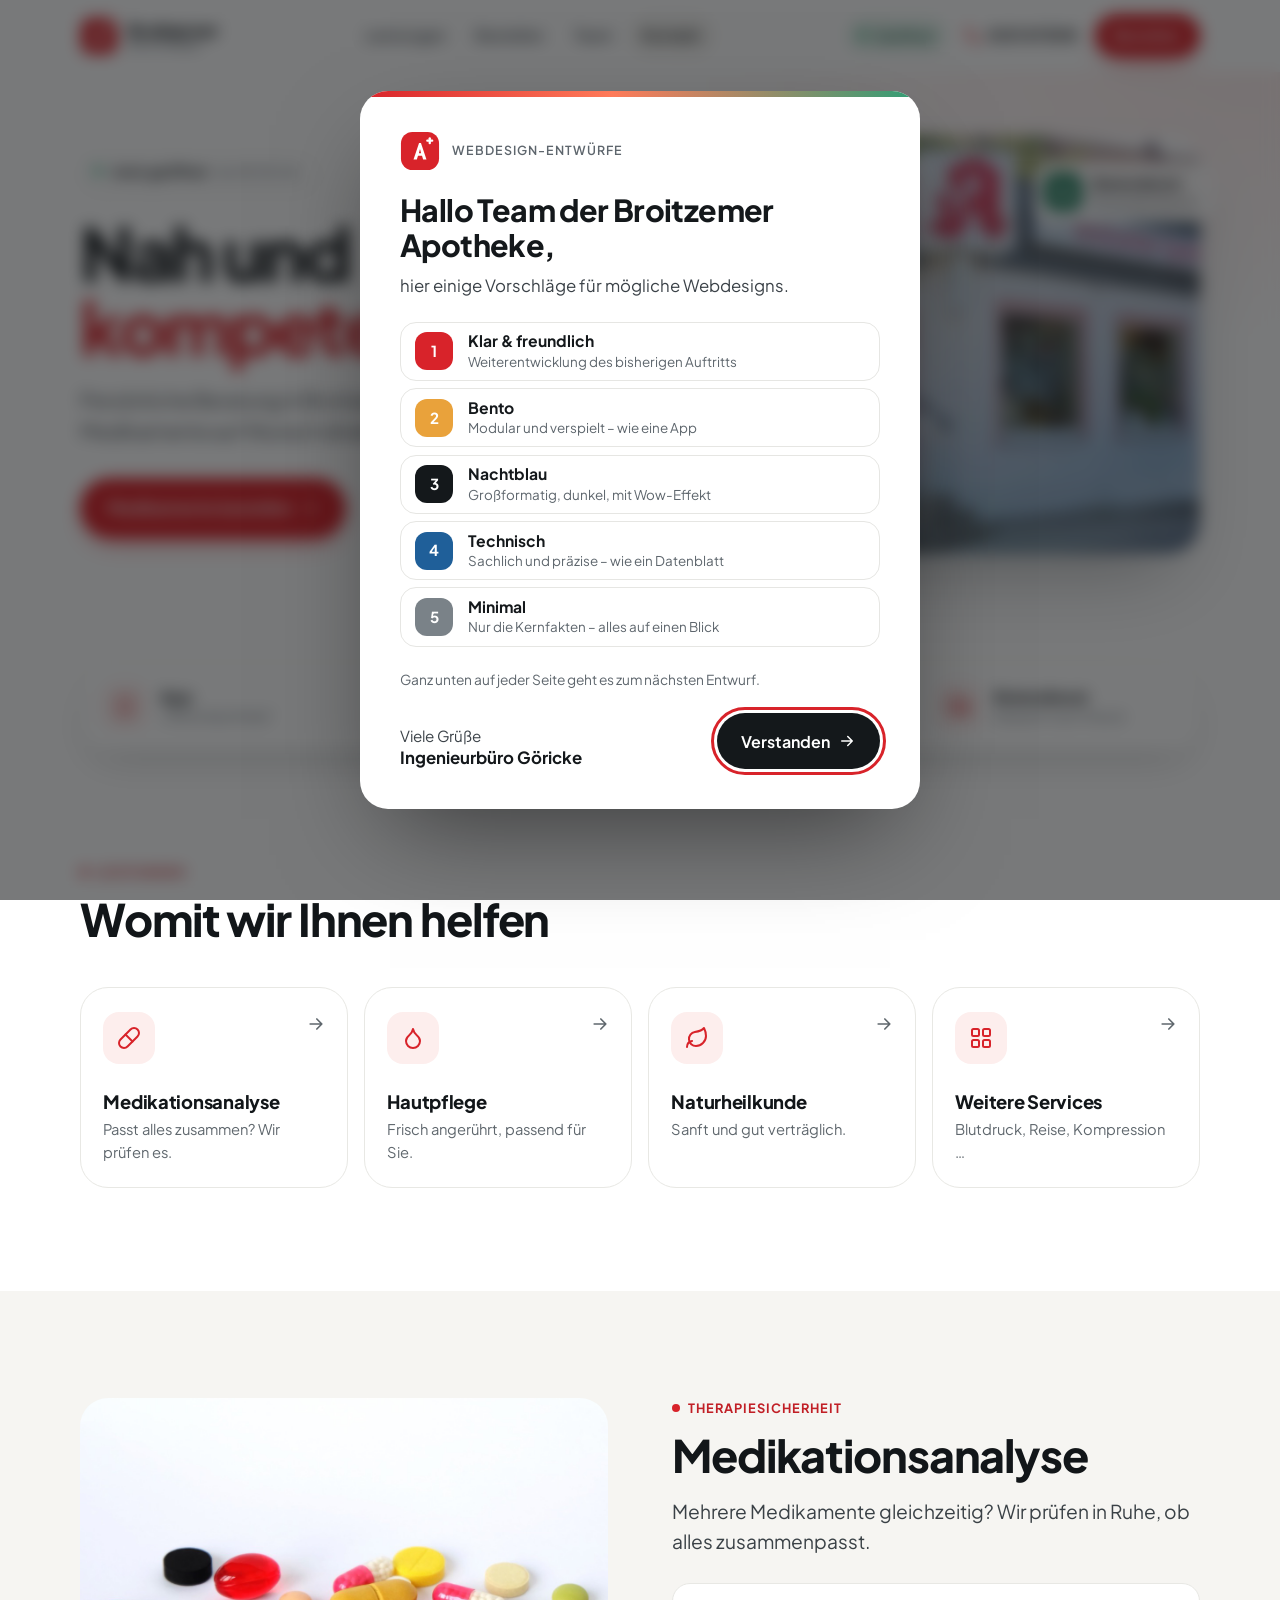
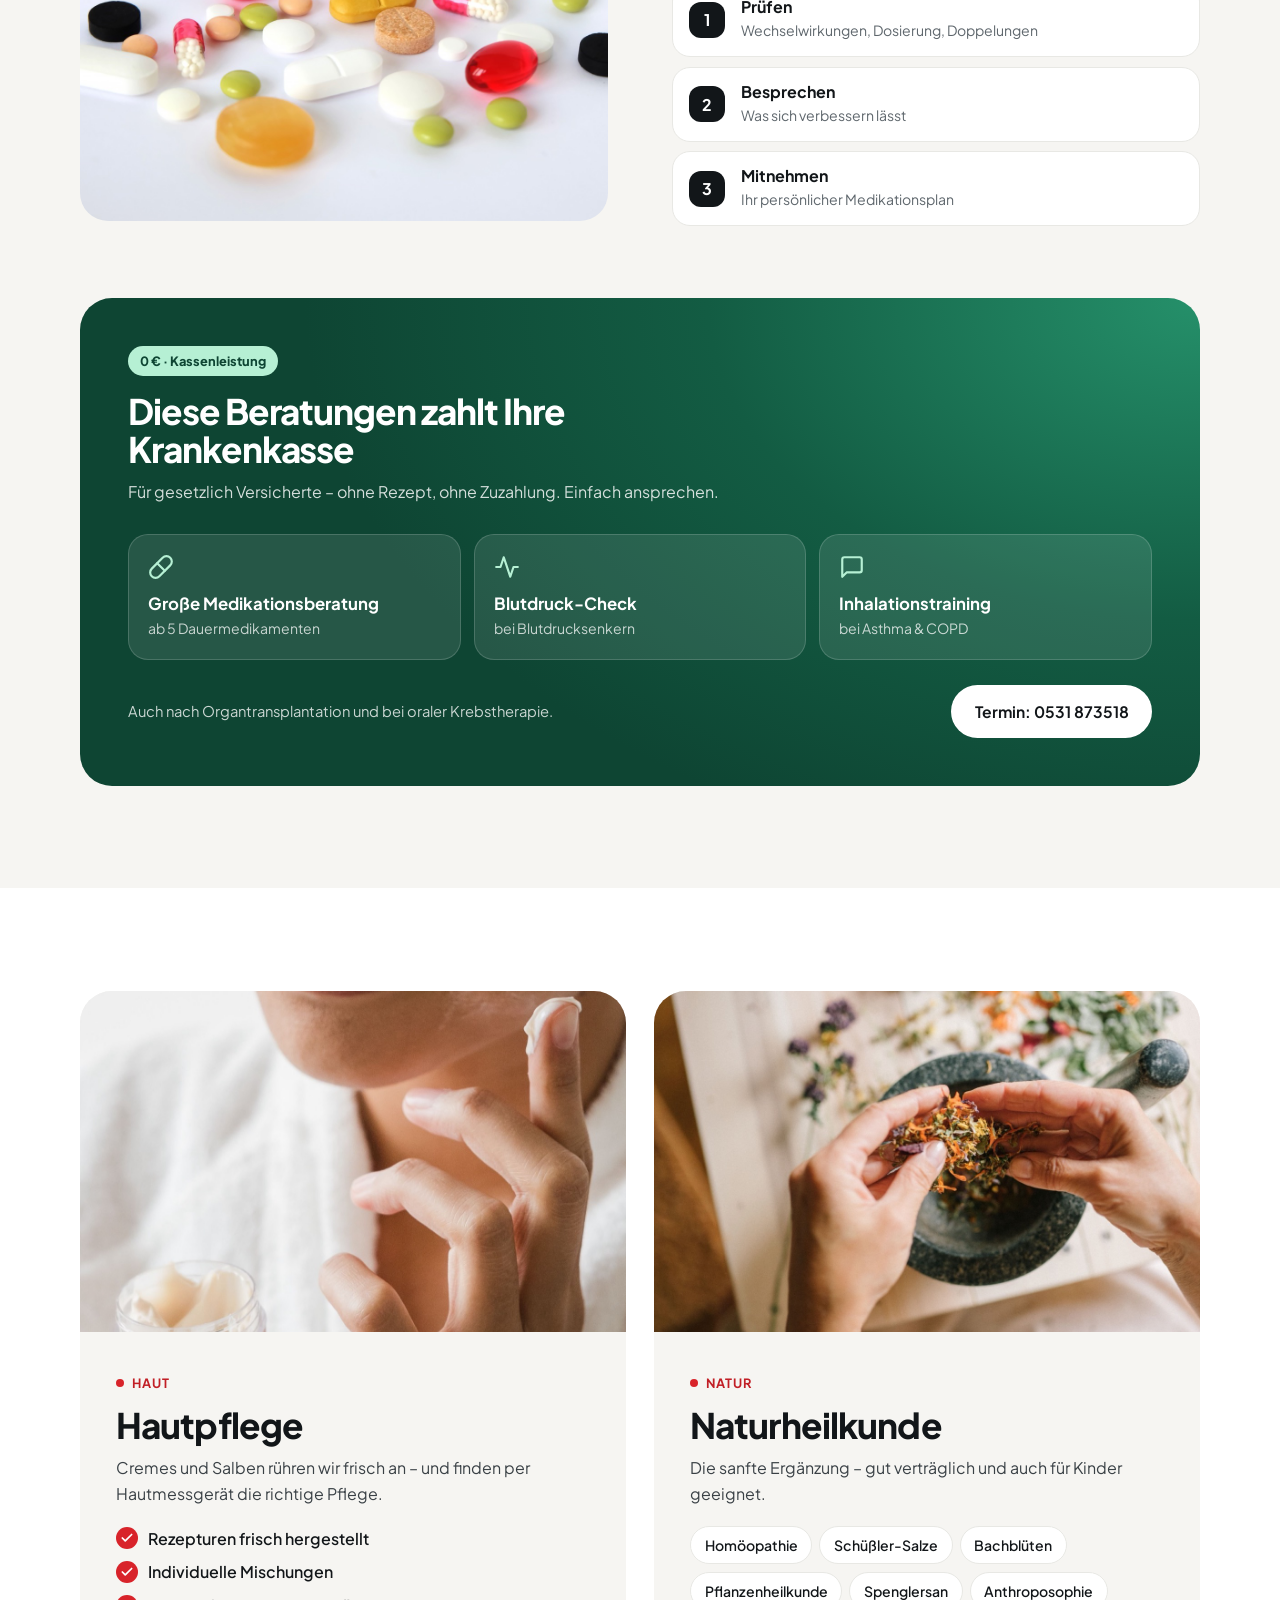
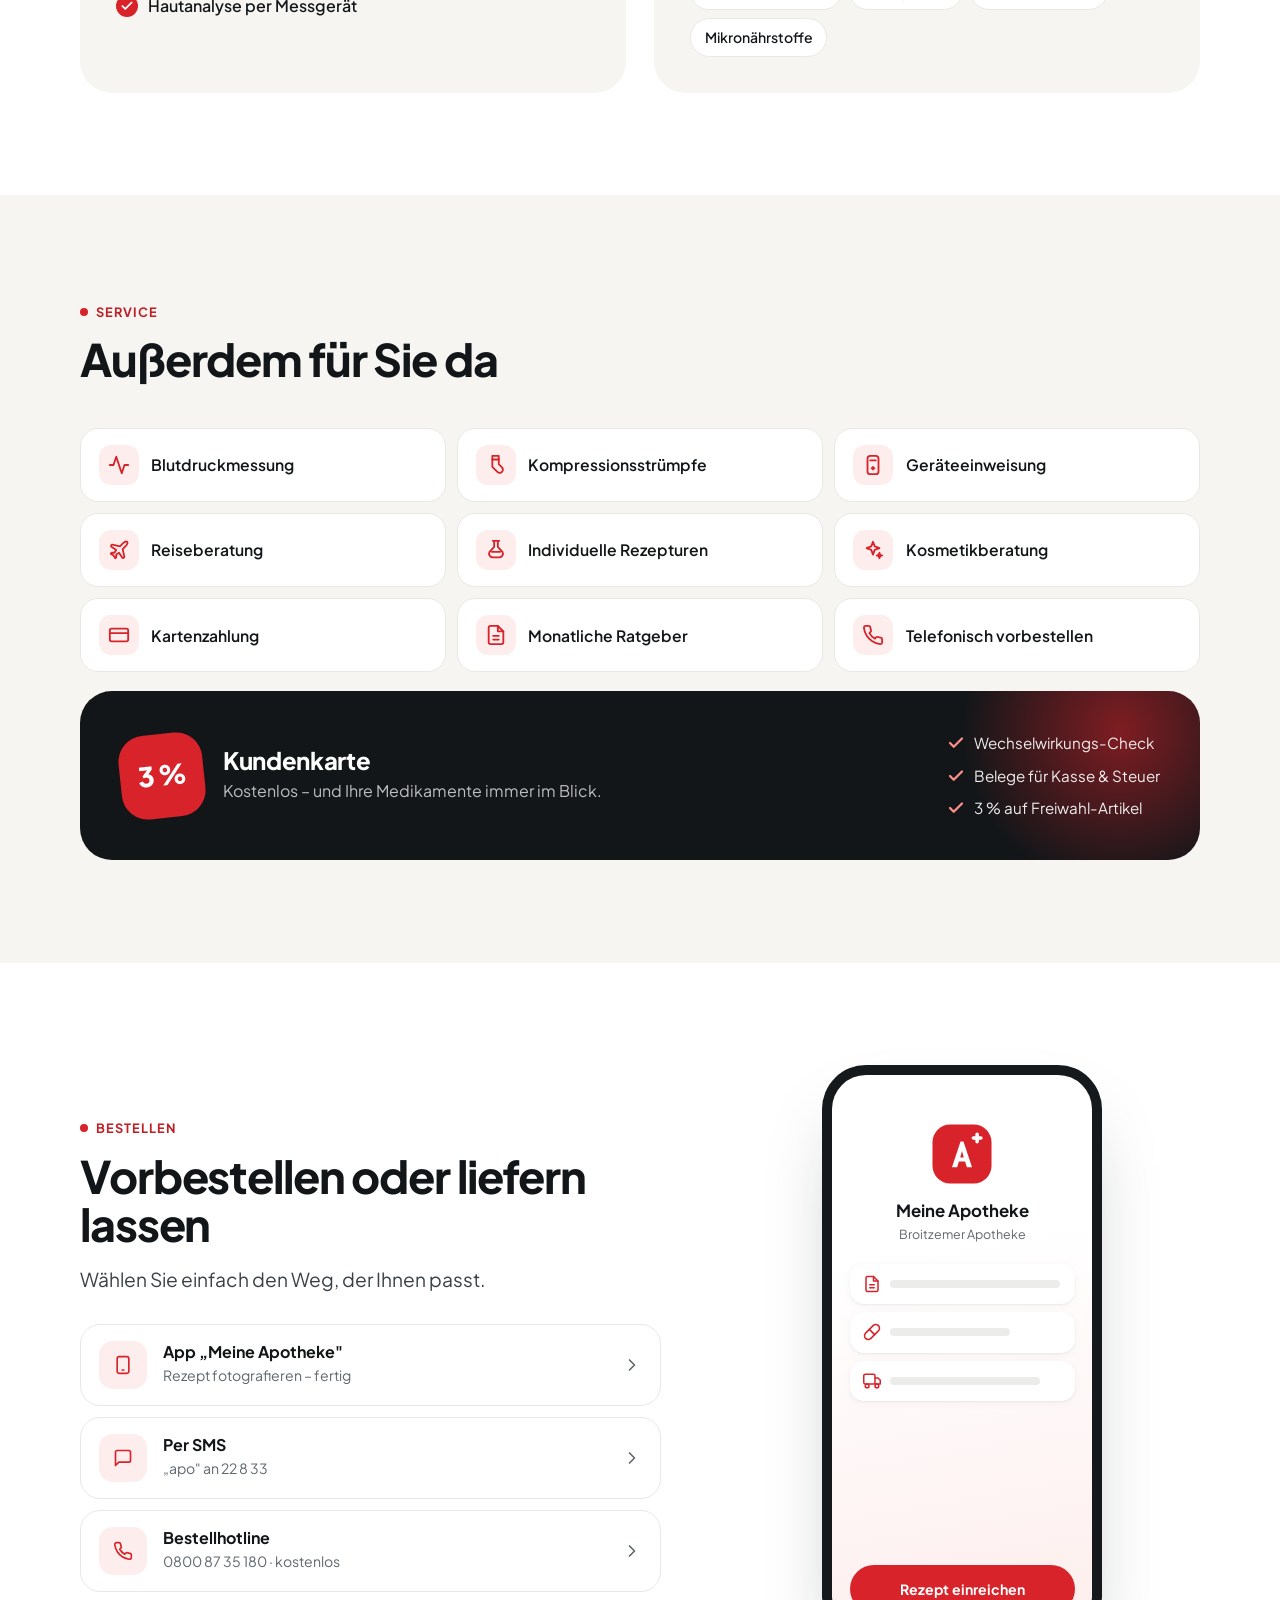
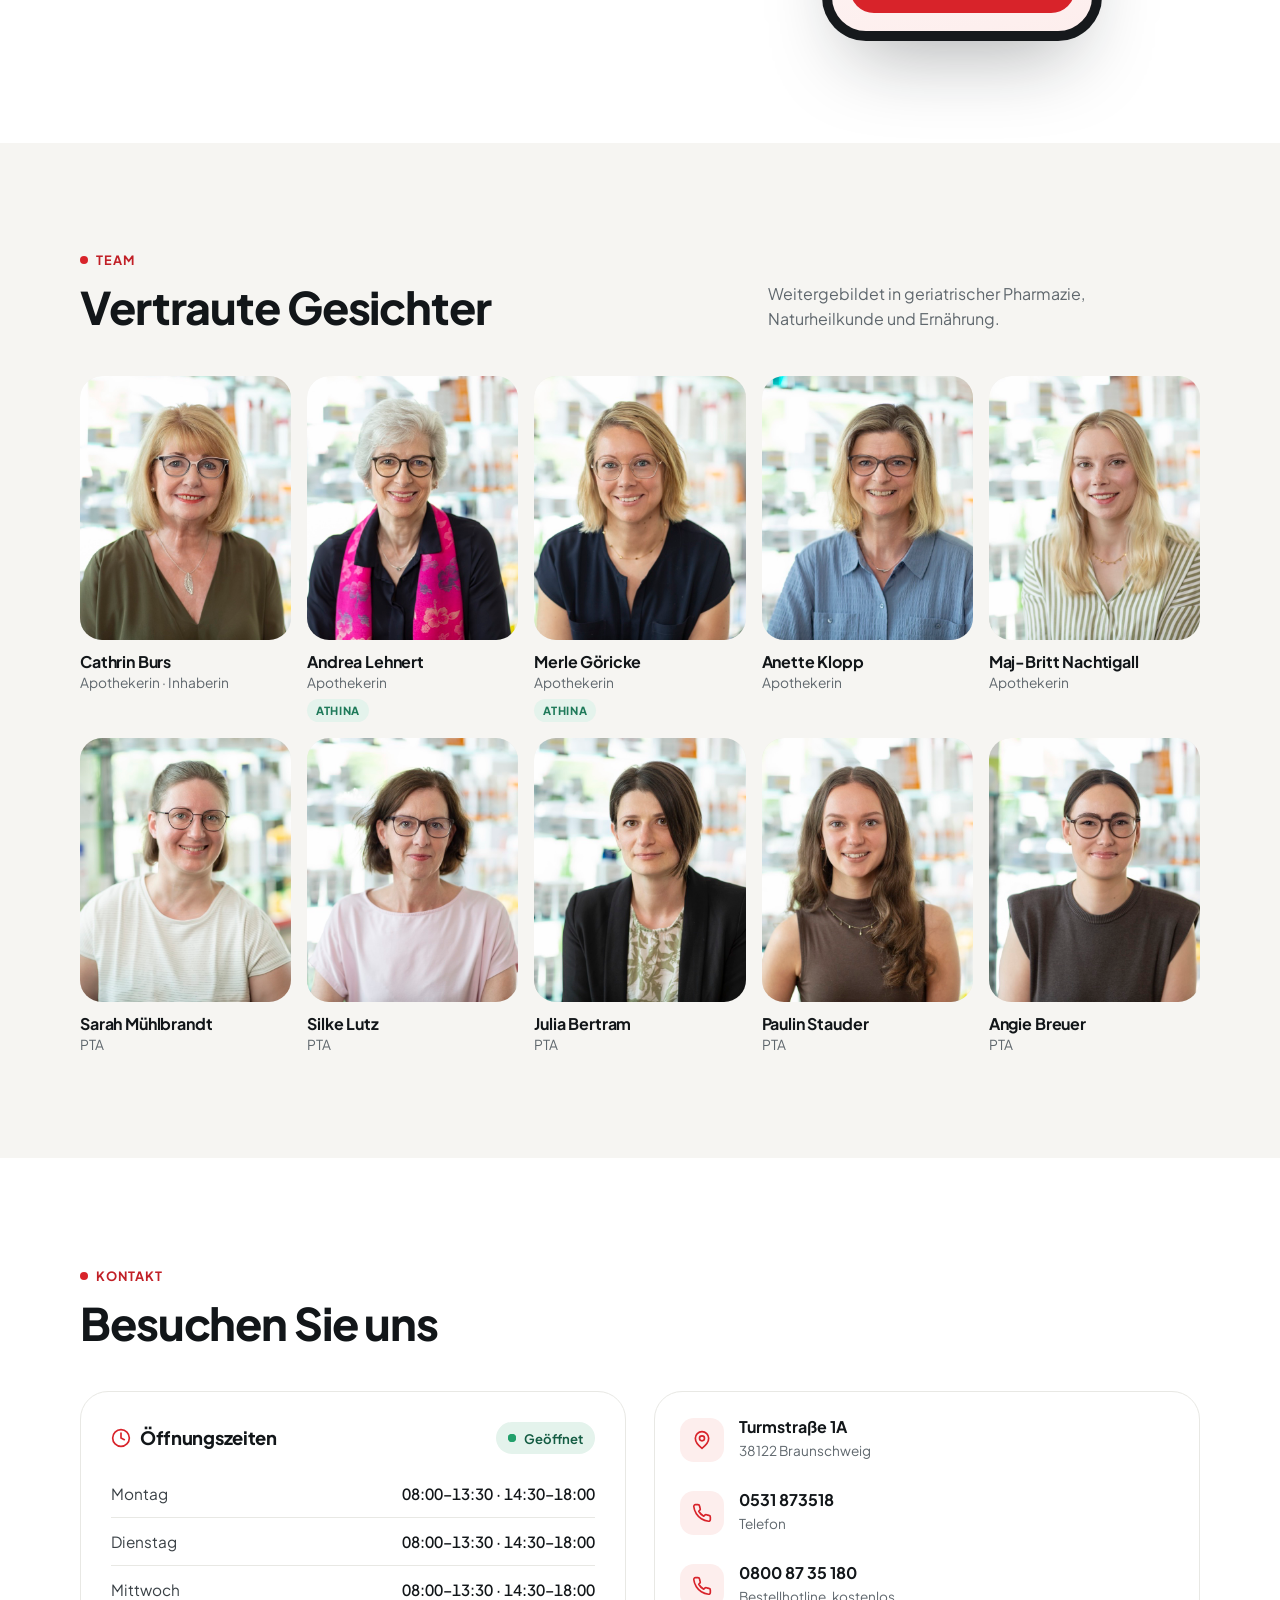
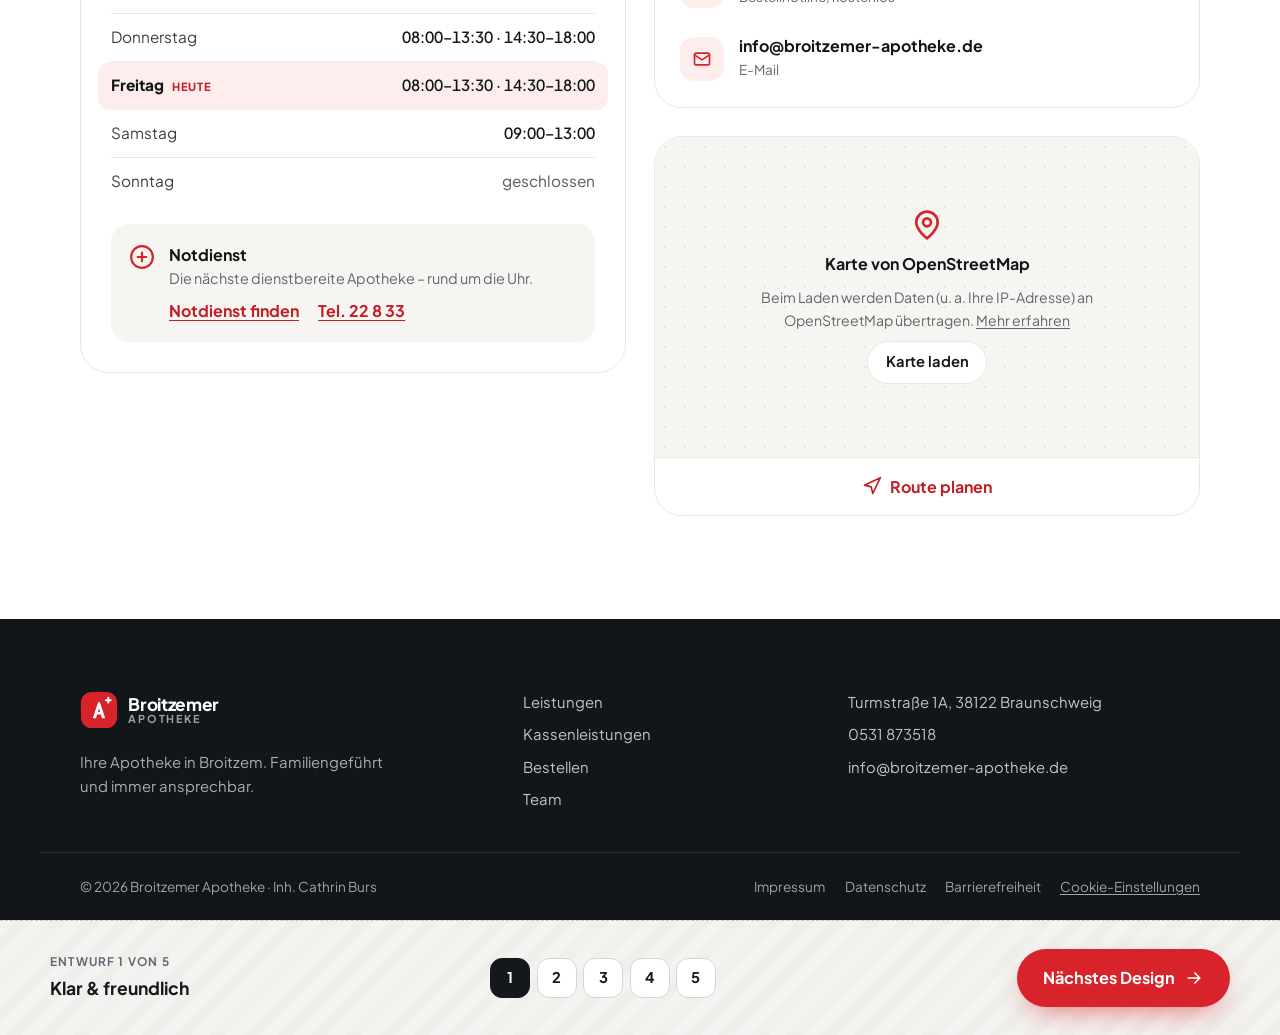
<file: index.html>
<!DOCTYPE html>
<html lang="de">
<head>
  <meta charset="UTF-8" />
  <meta name="viewport" content="width=device-width, initial-scale=1.0, viewport-fit=cover" />
  <title>Broitzemer Apotheke Braunschweig – Nah und kompetent</title>
  <meta name="description" content="Broitzemer Apotheke in Braunschweig: persönliche Beratung, Medikationsanalyse, Hautpflege, Naturheilkunde, Botendienst und Online-Bestellung. Turmstraße 1A, 38122 Braunschweig." />
  <meta name="theme-color" content="#ffffff" />

  <meta property="og:type" content="website" />
  <meta property="og:title" content="Broitzemer Apotheke Braunschweig – Nah und kompetent" />
  <meta property="og:description" content="Persönliche Beratung, Medikationsanalyse, Hautpflege, Naturheilkunde & Botendienst. Turmstraße 1A, 38122 Braunschweig." />
  <meta property="og:locale" content="de_DE" />

  <link rel="icon" href="assets/img/favicon.svg" type="image/svg+xml" />
  <link rel="preload" href="assets/fonts/plus-jakarta-sans-latin-wght.woff2" as="font" type="font/woff2" crossorigin />
  <link rel="stylesheet" href="assets/css/fonts.css" />
  <link rel="stylesheet" href="assets/css/styles.css" />
  <link rel="stylesheet" href="assets/css/shared.css" />

  <script type="application/ld+json">
  {
    "@context": "https://schema.org",
    "@type": "Pharmacy",
    "name": "Broitzemer Apotheke",
    "image": "https://broitzemer-apotheke.de/assets/img/aussenansicht.jpg",
    "address": { "@type": "PostalAddress", "streetAddress": "Turmstraße 1A", "postalCode": "38122", "addressLocality": "Braunschweig", "addressCountry": "DE" },
    "telephone": "+49 531 873518",
    "email": "info@broitzemer-apotheke.de",
    "url": "https://broitzemer-apotheke.de",
    "openingHoursSpecification": [
      { "@type": "OpeningHoursSpecification", "dayOfWeek": ["Monday","Tuesday","Wednesday","Thursday","Friday"], "opens": "08:00", "closes": "13:30" },
      { "@type": "OpeningHoursSpecification", "dayOfWeek": ["Monday","Tuesday","Wednesday","Thursday","Friday"], "opens": "14:30", "closes": "18:00" },
      { "@type": "OpeningHoursSpecification", "dayOfWeek": "Saturday", "opens": "09:00", "closes": "13:00" }
    ]
  }
  </script>
</head>
<body class="d1">
  <!-- Icon-Sprite: einmal definiert, überall per <use> genutzt -->
  <svg class="sprite" aria-hidden="true" focusable="false" xmlns="http://www.w3.org/2000/svg">
    <symbol id="i-phone" viewBox="0 0 24 24"><path d="M22 16.92v3a2 2 0 0 1-2.18 2 19.79 19.79 0 0 1-8.63-3.07 19.5 19.5 0 0 1-6-6 19.79 19.79 0 0 1-3.07-8.67A2 2 0 0 1 4.11 2h3a2 2 0 0 1 2 1.72c.13.96.36 1.9.7 2.81a2 2 0 0 1-.45 2.11L8.09 9.91a16 16 0 0 0 6 6l1.27-1.27a2 2 0 0 1 2.11-.45c.91.34 1.85.57 2.81.7A2 2 0 0 1 22 16.92z"/></symbol>
    <symbol id="i-pin" viewBox="0 0 24 24"><path d="M20 10c0 6-8 12-8 12s-8-6-8-12a8 8 0 0 1 16 0z"/><circle cx="12" cy="10" r="3"/></symbol>
    <symbol id="i-mobile" viewBox="0 0 24 24"><rect x="5" y="2" width="14" height="20" rx="2.5"/><path d="M11 18h2"/></symbol>
    <symbol id="i-sms" viewBox="0 0 24 24"><path d="M21 15a2 2 0 0 1-2 2H7l-4 4V5a2 2 0 0 1 2-2h14a2 2 0 0 1 2 2z"/></symbol>
    <symbol id="i-truck" viewBox="0 0 24 24"><rect x="1" y="3" width="15" height="13" rx="2"/><path d="M16 8h4l3 3v5h-7"/><circle cx="5.5" cy="18.5" r="2.5"/><circle cx="18.5" cy="18.5" r="2.5"/></symbol>
    <symbol id="i-arrow" viewBox="0 0 24 24"><path d="M5 12h14M13 6l6 6-6 6"/></symbol>
    <symbol id="i-chev" viewBox="0 0 24 24"><path d="M9 18l6-6-6-6"/></symbol>
    <symbol id="i-pill" viewBox="0 0 24 24"><path d="m10.5 20.5 10-10a4.95 4.95 0 1 0-7-7l-10 10a4.95 4.95 0 1 0 7 7Z"/><path d="m8.5 8.5 7 7"/></symbol>
    <symbol id="i-drop" viewBox="0 0 24 24"><path d="M12 22a7 7 0 0 0 7-7c0-2-1-3.9-3-5.5s-3.5-4-4-6.5c-.5 2.5-2 4.9-4 6.5C6 11.1 5 13 5 15a7 7 0 0 0 7 7z"/></symbol>
    <symbol id="i-leaf" viewBox="0 0 24 24"><path d="M11 20A7 7 0 0 1 9.8 6.1C15.5 5 17 4.48 19 2c1 2 2 4.18 2 8 0 5.5-4.78 10-10 10z"/><path d="M2 21c0-3 1.85-5.36 5.08-6"/></symbol>
    <symbol id="i-grid" viewBox="0 0 24 24"><rect x="3" y="3" width="7" height="7" rx="1.5"/><rect x="14" y="3" width="7" height="7" rx="1.5"/><rect x="14" y="14" width="7" height="7" rx="1.5"/><rect x="3" y="14" width="7" height="7" rx="1.5"/></symbol>
    <symbol id="i-check" viewBox="0 0 24 24"><path d="M20 6 9 17l-5-5"/></symbol>
    <symbol id="i-clock" viewBox="0 0 24 24"><circle cx="12" cy="12" r="10"/><path d="M12 6v6l4 2"/></symbol>
    <symbol id="i-mail" viewBox="0 0 24 24"><rect x="3" y="5" width="18" height="14" rx="2"/><path d="m3 7 9 6 9-6"/></symbol>
    <symbol id="i-pulse" viewBox="0 0 24 24"><path d="M22 12h-4l-3 9L9 3l-3 9H2"/></symbol>
    <symbol id="i-sock" viewBox="0 0 24 24"><path d="M8 2h7v9l3.5 3.5a3.5 3.5 0 0 1-5 5L8 14z"/><path d="M8 6h7"/></symbol>
    <symbol id="i-device" viewBox="0 0 24 24"><rect x="6" y="2" width="12" height="20" rx="3"/><path d="M9 7h6M12 14v3M10.5 15.5h3"/></symbol>
    <symbol id="i-plane" viewBox="0 0 24 24"><path d="M17.8 19.2 16 11l3.5-3.5C21 6 21.5 4 21 3c-1-.5-3 0-4.5 1.5L13 8 4.8 6.2c-.5-.1-.9.1-1.1.5l-.3.5c-.2.5-.1 1 .3 1.3L9 12l-2 3H4l-1 1 3 2 2 3 1-1v-3l3-2 3.5 5.3c.3.4.8.5 1.3.3l.5-.2c.4-.3.6-.7.5-1.2z"/></symbol>
    <symbol id="i-flask" viewBox="0 0 24 24"><path d="M10 2v6.5L5 14a4 4 0 0 0 3.5 6h7A4 4 0 0 0 19 14l-5-5.5V2"/><path d="M8.5 2h7M7.5 14h9"/></symbol>
    <symbol id="i-sparkle" viewBox="0 0 24 24"><path d="M12 3l1.9 5.1L19 10l-5.1 1.9L12 17l-1.9-5.1L5 10l5.1-1.9z"/><path d="M19 15l.8 2.2L22 18l-2.2.8L19 21l-.8-2.2L16 18l2.2-.8z"/></symbol>
    <symbol id="i-card" viewBox="0 0 24 24"><rect x="2" y="5" width="20" height="14" rx="2"/><path d="M2 10h20"/></symbol>
    <symbol id="i-doc" viewBox="0 0 24 24"><path d="M14 2H6a2 2 0 0 0-2 2v16a2 2 0 0 0 2 2h12a2 2 0 0 0 2-2V8z"/><path d="M14 2v6h6M9 13h6M9 17h6"/></symbol>
    <symbol id="i-cross" viewBox="0 0 24 24"><circle cx="12" cy="12" r="10"/><path d="M12 8v8M8 12h8"/></symbol>
    <symbol id="i-nav" viewBox="0 0 24 24"><path d="M3 11l19-9-9 19-2-8-8-2z"/></symbol>
    <symbol id="i-bag" viewBox="0 0 24 24"><path d="M6 2 3 6v14a2 2 0 0 0 2 2h14a2 2 0 0 0 2-2V6l-3-4z"/><path d="M3 6h18M12 10v6M9 13h6"/></symbol>
    <symbol id="i-menu" viewBox="0 0 24 24"><path d="M4 7h16M4 12h16M4 17h16"/></symbol>
    <symbol id="i-x" viewBox="0 0 24 24"><path d="M18 6 6 18M6 6l12 12"/></symbol>
    <symbol id="logo" viewBox="0 0 42 42"><rect x="1" y="1" width="40" height="40" rx="12" fill="#d8232a" stroke="none"/><path d="M14.2 30 L20 12.5 h2 L27.8 30 h-3.5 l-1.2-3.9 h-4.2 L17.7 30 z M19.8 23.3 h2.4 L21 19 z" fill="#fff" stroke="none"/><rect x="27.5" y="9" width="7.5" height="2.4" rx="1.2" fill="#fff" stroke="none"/><rect x="30.05" y="6.45" width="2.4" height="7.5" rx="1.2" fill="#fff" stroke="none"/></symbol>
  </svg>

  <a class="skip-link" href="#main">Zum Inhalt springen</a>

  <!-- ===================== HEADER ===================== -->
  <header class="header" id="top" data-header>
    <div class="container header-inner">
      <a href="#top" class="brand" aria-label="Broitzemer Apotheke – Startseite">
        <svg class="mark" aria-hidden="true"><use href="#logo"/></svg>
        <span class="word"><b>Broitzemer</b><span>Apotheke</span></span>
      </a>

      <nav class="nav" id="nav" aria-label="Hauptnavigation" data-spy>
        <a href="#leistungen">Leistungen</a>
        <a href="#bestellen">Bestellen</a>
        <a href="#team">Team</a>
        <a href="#kontakt">Kontakt</a>
        <a href="tel:+49531873518" class="nav-mobile-only"><svg class="i" aria-hidden="true"><use href="#i-phone"/></svg>0531 873518</a>
      </nav>

      <div class="header-cta">
        <span class="status-chip" data-status role="status">
          <span class="dot" aria-hidden="true"></span><span data-status-short>Öffnungszeiten</span>
        </span>
        <a href="tel:+49531873518" class="tel"><svg class="i" aria-hidden="true"><use href="#i-phone"/></svg>0531 873518</a>
        <a href="#bestellen" class="btn btn-primary btn-sm">Bestellen</a>
        <button class="burger" id="burger" aria-label="Menü öffnen" aria-expanded="false" aria-controls="nav">
          <svg class="i menu" aria-hidden="true"><use href="#i-menu"/></svg>
          <svg class="i x" aria-hidden="true"><use href="#i-x"/></svg>
        </button>
      </div>
    </div>
  </header>

  <main id="main">
    <!-- ===================== HERO ===================== -->
    <section class="hero">
      <div class="container hero-grid">
        <div class="hero-copy">
          <p class="status-pill" data-status role="status">
            <span class="dot" aria-hidden="true"></span>
            <b data-status-label>Öffnungszeiten</b>
            <span data-status-sub>werden geladen …</span>
          </p>
          <h1>Nah und <span class="accent">kompetent.</span></h1>
          <p class="hero-lead">Persönliche Beratung in Broitzem – und Ihre Medikamente auf Wunsch direkt nach Hause.</p>
          <div class="hero-actions">
            <a href="#bestellen" class="btn btn-primary btn-lg">Medikamente bestellen <svg class="i" aria-hidden="true"><use href="#i-arrow"/></svg></a>
            <a href="tel:+49531873518" class="btn btn-ghost btn-lg"><svg class="i" aria-hidden="true"><use href="#i-phone"/></svg>0531 873518</a>
          </div>
        </div>

        <figure class="hero-media">
          <img src="assets/img/aussenansicht.jpg" alt="Außenansicht der Broitzemer Apotheke an der Turmstraße" width="1400" height="900" fetchpriority="high">
          <figcaption class="float-card float-addr">
            <span class="ic"><svg class="i" aria-hidden="true"><use href="#i-pin"/></svg></span>
            <span><b>Turmstraße 1A</b><small>38122 Braunschweig</small></span>
          </figcaption>
          <span class="float-card float-deliver" aria-hidden="true">
            <span class="ic"><svg class="i"><use href="#i-truck"/></svg></span>
            <span><b>Botendienst</b><small>bis an die Haustür</small></span>
          </span>
        </figure>
      </div>

      <!-- Schnellzugriff: 4 Kacheln → 4 Spalten (Desktop) bzw. 2 × 2 (Handy) -->
      <div class="container">
        <nav class="quick" aria-label="Schnell bestellen">
          <a class="quick-item" href="#bestellen">
            <span class="ic"><svg class="i" aria-hidden="true"><use href="#i-mobile"/></svg></span>
            <span><b>App</b><small>„Meine Apotheke"</small></span>
          </a>
          <a class="quick-item" href="sms:22833?body=apo">
            <span class="ic"><svg class="i" aria-hidden="true"><use href="#i-sms"/></svg></span>
            <span><b>SMS</b><small>„apo" an 22 8 33</small></span>
          </a>
          <a class="quick-item" href="tel:+498008735180">
            <span class="ic"><svg class="i" aria-hidden="true"><use href="#i-phone"/></svg></span>
            <span><b>Hotline</b><small>0800 87 35 180 · gratis</small></span>
          </a>
          <a class="quick-item" href="#bestellen">
            <span class="ic"><svg class="i" aria-hidden="true"><use href="#i-truck"/></svg></span>
            <span><b>Botendienst</b><small>bequem nach Hause</small></span>
          </a>
        </nav>
      </div>
    </section>

    <!-- ===================== LEISTUNGEN ===================== -->
    <section class="section" id="leistungen">
      <div class="container">
        <div class="section-head reveal">
          <span class="eyebrow">Leistungen</span>
          <h2>Womit wir Ihnen helfen</h2>
        </div>

        <div class="cards">
          <a class="card reveal" href="#medikationsanalyse">
            <span class="ic"><svg class="i" aria-hidden="true"><use href="#i-pill"/></svg></span>
            <h3>Medikations&shy;analyse</h3>
            <p>Passt alles zusammen? Wir prüfen es.</p>
            <svg class="i go" aria-hidden="true"><use href="#i-arrow"/></svg>
          </a>
          <a class="card reveal" href="#haut-natur">
            <span class="ic"><svg class="i" aria-hidden="true"><use href="#i-drop"/></svg></span>
            <h3>Hautpflege</h3>
            <p>Frisch angerührt, passend für Sie.</p>
            <svg class="i go" aria-hidden="true"><use href="#i-arrow"/></svg>
          </a>
          <a class="card reveal" href="#haut-natur">
            <span class="ic"><svg class="i" aria-hidden="true"><use href="#i-leaf"/></svg></span>
            <h3>Natur&shy;heilkunde</h3>
            <p>Sanft und gut verträglich.</p>
            <svg class="i go" aria-hidden="true"><use href="#i-arrow"/></svg>
          </a>
          <a class="card reveal" href="#service">
            <span class="ic"><svg class="i" aria-hidden="true"><use href="#i-grid"/></svg></span>
            <h3>Weitere Services</h3>
            <p>Blutdruck, Reise, Kompression …</p>
            <svg class="i go" aria-hidden="true"><use href="#i-arrow"/></svg>
          </a>
        </div>
      </div>
    </section>

    <!-- ===================== MEDIKATIONSANALYSE + pDL ===================== -->
    <section class="section bg-soft" id="medikationsanalyse">
      <div class="container split">
        <div class="split-media reveal">
          <img src="assets/img/leistungen/medikationsanalyse.jpg" alt="Verschiedene Tabletten und Kapseln" width="1200" height="960" loading="lazy">
        </div>
        <div class="split-copy reveal">
          <span class="eyebrow">Therapiesicherheit</span>
          <h2>Medikations&shy;analyse</h2>
          <p class="lead">Mehrere Medikamente gleichzeitig? Wir prüfen in Ruhe, ob alles zusammenpasst.</p>
          <ol class="steps">
            <li><span class="num">1</span><div><b>Prüfen</b><small>Wechselwirkungen, Dosierung, Doppelungen</small></div></li>
            <li><span class="num">2</span><div><b>Besprechen</b><small>Was sich verbessern lässt</small></div></li>
            <li><span class="num">3</span><div><b>Mitnehmen</b><small>Ihr persönlicher Medikationsplan</small></div></li>
          </ol>
        </div>
      </div>

      <div class="container" id="pdl">
        <div class="pdl reveal">
          <div class="pdl-head">
            <span class="pdl-tag">0 € · Kassenleistung</span>
            <h3>Diese Beratungen zahlt Ihre Krankenkasse</h3>
            <p>Für gesetzlich Versicherte – ohne Rezept, ohne Zuzahlung. Einfach ansprechen.</p>
          </div>
          <div class="pdl-grid">
            <div class="pdl-card"><svg class="i" aria-hidden="true"><use href="#i-pill"/></svg><b>Große Medikations&shy;beratung</b><small>ab 5 Dauermedikamenten</small></div>
            <div class="pdl-card"><svg class="i" aria-hidden="true"><use href="#i-pulse"/></svg><b>Blutdruck-Check</b><small>bei Blutdrucksenkern</small></div>
            <div class="pdl-card"><svg class="i" aria-hidden="true"><use href="#i-sms"/></svg><b>Inhalations&shy;training</b><small>bei Asthma &amp; COPD</small></div>
          </div>
          <div class="pdl-foot">
            <p>Auch nach Organtransplantation und bei oraler Krebstherapie.</p>
            <a href="tel:+49531873518" class="btn btn-light">Termin: 0531 873518</a>
          </div>
        </div>
      </div>
    </section>

    <!-- ===================== HAUT & NATUR ===================== -->
    <section class="section" id="haut-natur">
      <div class="container">
        <div class="duo">
          <article class="duo-card reveal" id="hautpflege">
            <div class="duo-media"><img src="assets/img/leistungen/hautpflege.jpg" alt="Eine Kundin trägt Creme auf die Haut auf" width="1200" height="960" loading="lazy"></div>
            <div class="duo-body">
              <span class="eyebrow">Haut</span>
              <h2>Hautpflege</h2>
              <p>Cremes und Salben rühren wir frisch an – und finden per Hautmessgerät die richtige Pflege.</p>
              <ul class="checks">
                <li><svg class="i" aria-hidden="true"><use href="#i-check"/></svg>Rezepturen frisch hergestellt</li>
                <li><svg class="i" aria-hidden="true"><use href="#i-check"/></svg>Individuelle Mischungen</li>
                <li><svg class="i" aria-hidden="true"><use href="#i-check"/></svg>Hautanalyse per Messgerät</li>
              </ul>
            </div>
          </article>

          <article class="duo-card reveal" id="naturheilkunde">
            <div class="duo-media"><img src="assets/img/leistungen/naturheilkunde.jpg" alt="Hände zerkleinern getrocknete Kräuter und Blüten in einem Mörser" width="1200" height="960" loading="lazy"></div>
            <div class="duo-body">
              <span class="eyebrow">Natur</span>
              <h2>Naturheilkunde</h2>
              <p>Die sanfte Ergänzung – gut verträglich und auch für Kinder geeignet.</p>
              <ul class="tags">
                <li>Homöopathie</li><li>Schüßler-Salze</li><li>Bachblüten</li><li>Pflanzenheilkunde</li><li>Spenglersan</li><li>Anthroposophie</li><li>Mikronährstoffe</li>
              </ul>
            </div>
          </article>
        </div>
      </div>
    </section>

    <!-- ===================== WEITERE SERVICES ===================== -->
    <section class="section bg-soft" id="service">
      <div class="container">
        <div class="section-head reveal">
          <span class="eyebrow">Service</span>
          <h2>Außerdem für Sie da</h2>
        </div>

        <ul class="svc">
          <li class="reveal"><svg class="i" aria-hidden="true"><use href="#i-pulse"/></svg>Blutdruckmessung</li>
          <li class="reveal"><svg class="i" aria-hidden="true"><use href="#i-sock"/></svg>Kompressionsstrümpfe</li>
          <li class="reveal"><svg class="i" aria-hidden="true"><use href="#i-device"/></svg>Geräteeinweisung</li>
          <li class="reveal"><svg class="i" aria-hidden="true"><use href="#i-plane"/></svg>Reiseberatung</li>
          <li class="reveal"><svg class="i" aria-hidden="true"><use href="#i-flask"/></svg>Individuelle Rezepturen</li>
          <li class="reveal"><svg class="i" aria-hidden="true"><use href="#i-sparkle"/></svg>Kosmetikberatung</li>
          <li class="reveal"><svg class="i" aria-hidden="true"><use href="#i-card"/></svg>Kartenzahlung</li>
          <li class="reveal"><svg class="i" aria-hidden="true"><use href="#i-doc"/></svg>Monatliche Ratgeber</li>
          <li class="reveal"><svg class="i" aria-hidden="true"><use href="#i-phone"/></svg>Telefonisch vorbestellen</li>
        </ul>

        <div class="club reveal">
          <div class="club-copy">
            <span class="club-badge">3&nbsp;%</span>
            <div>
              <h3>Kundenkarte</h3>
              <p>Kostenlos – und Ihre Medikamente immer im Blick.</p>
            </div>
          </div>
          <ul class="club-perks">
            <li><svg class="i" aria-hidden="true"><use href="#i-check"/></svg>Wechselwirkungs-Check</li>
            <li><svg class="i" aria-hidden="true"><use href="#i-check"/></svg>Belege für Kasse &amp; Steuer</li>
            <li><svg class="i" aria-hidden="true"><use href="#i-check"/></svg>3&nbsp;% auf Freiwahl-Artikel</li>
          </ul>
        </div>
      </div>
    </section>

    <!-- ===================== BESTELLEN ===================== -->
    <section class="section" id="bestellen">
      <div class="container order">
        <div class="order-copy reveal">
          <span class="eyebrow">Bestellen</span>
          <h2>Vorbestellen oder liefern lassen</h2>
          <p class="lead">Wählen Sie einfach den Weg, der Ihnen passt.</p>
          <div class="ways">
            <a class="way" href="#bestellen">
              <span class="ic"><svg class="i" aria-hidden="true"><use href="#i-mobile"/></svg></span>
              <span><b>App „Meine Apotheke"</b><small>Rezept fotografieren – fertig</small></span>
              <svg class="i go" aria-hidden="true"><use href="#i-chev"/></svg>
            </a>
            <a class="way" href="sms:22833?body=apo">
              <span class="ic"><svg class="i" aria-hidden="true"><use href="#i-sms"/></svg></span>
              <span><b>Per SMS</b><small>„apo" an 22 8 33</small></span>
              <svg class="i go" aria-hidden="true"><use href="#i-chev"/></svg>
            </a>
            <a class="way" href="tel:+498008735180">
              <span class="ic"><svg class="i" aria-hidden="true"><use href="#i-phone"/></svg></span>
              <span><b>Bestellhotline</b><small>0800 87 35 180 · kostenlos</small></span>
              <svg class="i go" aria-hidden="true"><use href="#i-chev"/></svg>
            </a>
          </div>
        </div>

        <div class="phone reveal" aria-hidden="true">
          <div class="phone-screen">
            <svg class="pa"><use href="#logo"/></svg>
            <b>Meine Apotheke</b>
            <small>Broitzemer Apotheke</small>
            <div class="phone-row"><svg class="i"><use href="#i-doc"/></svg><span></span></div>
            <div class="phone-row"><svg class="i"><use href="#i-pill"/></svg><span style="width:60%"></span></div>
            <div class="phone-row"><svg class="i"><use href="#i-truck"/></svg><span style="width:75%"></span></div>
            <div class="phone-cta">Rezept einreichen</div>
          </div>
        </div>
      </div>
    </section>

    <!-- ===================== TEAM ===================== -->
    <section class="section bg-soft" id="team">
      <div class="container">
        <div class="section-head section-head-row reveal">
          <div>
            <span class="eyebrow">Team</span>
            <h2>Vertraute Gesichter</h2>
          </div>
          <p>Weitergebildet in geriatrischer Pharmazie, Naturheilkunde und Ernährung.</p>
        </div>
      </div>

      <div class="container">
        <ul class="team">
          <li class="member"><img src="assets/img/team/cathrin-burs.jpg" alt="" width="640" height="800" loading="lazy"><b>Cathrin Burs</b><small>Apothekerin · Inhaberin</small></li>
          <li class="member"><img src="assets/img/team/andrea-lehnert.jpg" alt="" width="640" height="800" loading="lazy"><b>Andrea Lehnert</b><small>Apothekerin</small><span class="cert">ATHINA</span></li>
          <li class="member"><img src="assets/img/team/merle-goericke.jpg" alt="" width="640" height="800" loading="lazy"><b>Merle Göricke</b><small>Apothekerin</small><span class="cert">ATHINA</span></li>
          <li class="member"><img src="assets/img/team/anette-klopp.jpg" alt="" width="640" height="800" loading="lazy"><b>Anette Klopp</b><small>Apothekerin</small></li>
          <li class="member"><img src="assets/img/team/maj-britt-nachtigall.jpg" alt="" width="640" height="800" loading="lazy"><b>Maj-Britt Nachtigall</b><small>Apothekerin</small></li>
          <li class="member"><img src="assets/img/team/sarah-muehlbrandt.jpg" alt="" width="640" height="800" loading="lazy"><b>Sarah Mühlbrandt</b><small>PTA</small></li>
          <li class="member"><img src="assets/img/team/silke-lutz.jpg" alt="" width="640" height="800" loading="lazy"><b>Silke Lutz</b><small>PTA</small></li>
          <li class="member"><img src="assets/img/team/julia-bertram.jpg" alt="" width="640" height="800" loading="lazy"><b>Julia Bertram</b><small>PTA</small></li>
          <li class="member"><img src="assets/img/team/paulin-stauder.jpg" alt="" width="640" height="800" loading="lazy"><b>Paulin Stauder</b><small>PTA</small></li>
          <li class="member"><img src="assets/img/team/angie-breuer.jpg" alt="" width="640" height="800" loading="lazy"><b>Angie Breuer</b><small>PTA</small></li>
        </ul>
      </div>
    </section>

    <!-- ===================== KONTAKT ===================== -->
    <section class="section" id="kontakt">
      <div class="container">
        <div class="section-head reveal">
          <span class="eyebrow">Kontakt</span>
          <h2>Besuchen Sie uns</h2>
        </div>

        <div class="contact">
          <div class="panel hours-panel reveal" id="oeffnungszeiten">
            <div class="panel-head">
              <h3><svg class="i" aria-hidden="true"><use href="#i-clock"/></svg>Öffnungszeiten</h3>
              <span class="status-chip" data-status><span class="dot" aria-hidden="true"></span><span data-status-short>–</span></span>
            </div>
            <dl class="hours" data-hours>
              <div data-day="1"><dt>Montag</dt><dd>08:00–13:30 · 14:30–18:00</dd></div>
              <div data-day="2"><dt>Dienstag</dt><dd>08:00–13:30 · 14:30–18:00</dd></div>
              <div data-day="3"><dt>Mittwoch</dt><dd>08:00–13:30 · 14:30–18:00</dd></div>
              <div data-day="4"><dt>Donnerstag</dt><dd>08:00–13:30 · 14:30–18:00</dd></div>
              <div data-day="5"><dt>Freitag</dt><dd>08:00–13:30 · 14:30–18:00</dd></div>
              <div data-day="6"><dt>Samstag</dt><dd>09:00–13:00</dd></div>
              <div data-day="0"><dt>Sonntag</dt><dd class="closed">geschlossen</dd></div>
            </dl>
            <div class="notdienst">
              <svg class="i" aria-hidden="true"><use href="#i-cross"/></svg>
              <div>
                <b>Notdienst</b>
                <p>Die nächste dienstbereite Apotheke – rund um die Uhr.</p>
                <div class="notdienst-actions">
                  <a href="https://www.aponet.de/apotheke/notdienstsuche" target="_blank" rel="noopener" aria-label="Notdienst-Apotheke bei aponet.de finden (öffnet in neuem Tab)">Notdienst finden</a>
                  <a href="tel:22833">Tel. 22 8 33</a>
                </div>
              </div>
            </div>
          </div>

          <div class="contact-side">
            <div class="panel contacts reveal">
              <div class="ci"><span class="ic"><svg class="i" aria-hidden="true"><use href="#i-pin"/></svg></span><span><b>Turmstraße 1A</b><small>38122 Braunschweig</small></span></div>
              <a class="ci" href="tel:+49531873518"><span class="ic"><svg class="i" aria-hidden="true"><use href="#i-phone"/></svg></span><span><b>0531 873518</b><small>Telefon</small></span></a>
              <a class="ci" href="tel:+498008735180"><span class="ic"><svg class="i" aria-hidden="true"><use href="#i-phone"/></svg></span><span><b>0800 87 35 180</b><small>Bestellhotline, kostenlos</small></span></a>
              <a class="ci" href="mailto:info@broitzemer-apotheke.de"><span class="ic"><svg class="i" aria-hidden="true"><use href="#i-mail"/></svg></span><span><b>info@broitzemer-apotheke.de</b><small>E-Mail</small></span></a>
            </div>

            <div class="map reveal">
              <div class="map-embed" id="mapEmbed" data-src="https://www.openstreetmap.org/export/embed.html?bbox=10.4726%2C52.2304%2C10.4886%2C52.2374&amp;layer=mapnik&amp;marker=52.2339%2C10.4806">
                <div class="map-consent" id="mapConsent">
                  <svg class="i" aria-hidden="true"><use href="#i-pin"/></svg>
                  <b>Karte von OpenStreetMap</b>
                  <p>Beim Laden werden Daten (u.&nbsp;a. Ihre IP-Adresse) an OpenStreetMap übertragen. <a href="datenschutz.html">Mehr erfahren</a></p>
                  <button type="button" class="btn btn-ghost btn-sm" id="mapLoadBtn">Karte laden</button>
                </div>
              </div>
              <a class="map-route" href="https://www.google.com/maps/search/?api=1&amp;query=Broitzemer+Apotheke+Turmstra%C3%9Fe+1A+38122+Braunschweig" target="_blank" rel="noopener" aria-label="Route planen (öffnet Google Maps in neuem Tab)">
                <svg class="i" aria-hidden="true"><use href="#i-nav"/></svg>Route planen
              </a>
            </div>
          </div>
        </div>
      </div>
    </section>
  </main>

  <!-- ===================== FOOTER ===================== -->
  <footer class="footer">
    <div class="container footer-grid">
      <div>
        <a href="#top" class="brand">
          <svg class="mark" aria-hidden="true"><use href="#logo"/></svg>
          <span class="word"><b>Broitzemer</b><span>Apotheke</span></span>
        </a>
        <p>Ihre Apotheke in Broitzem. Familiengeführt und immer ansprechbar.</p>
      </div>
      <ul>
        <li><a href="#leistungen">Leistungen</a></li>
        <li><a href="#pdl">Kassenleistungen</a></li>
        <li><a href="#bestellen">Bestellen</a></li>
        <li><a href="#team">Team</a></li>
      </ul>
      <ul>
        <li>Turmstraße 1A, 38122 Braunschweig</li>
        <li><a href="tel:+49531873518">0531 873518</a></li>
        <li><a href="mailto:info@broitzemer-apotheke.de">info@broitzemer-apotheke.de</a></li>
      </ul>
    </div>
    <div class="container footer-foot">
      <span>© <span data-year>2026</span> Broitzemer Apotheke · Inh. Cathrin Burs</span>
      <span class="legal">
        <a href="impressum.html">Impressum</a>
        <a href="datenschutz.html">Datenschutz</a>
        <a href="barrierefreiheit.html">Barrierefreiheit</a>
        <button type="button" class="cookie-settings-btn" id="cookieSettings">Cookie-Einstellungen</button>
      </span>
    </div>
  </footer>

  <!-- ===================== ENTWURFS-UMSCHALTER ===================== -->
  <nav class="ds-switch" aria-label="Design-Entwürfe">
    <div class="ds-inner">
      <div class="ds-label"><small>Entwurf 1 von 5</small><b>Klar &amp; freundlich</b></div>
      <div class="ds-dots">
        <a href="index.html" aria-current="page" aria-label="Entwurf 1">1</a>
        <a href="index2.html" aria-label="Entwurf 2">2</a>
        <a href="index3.html" aria-label="Entwurf 3">3</a>
        <a href="index4.html" aria-label="Entwurf 4">4</a>
        <a href="index5.html" aria-label="Entwurf 5">5</a>
      </div>
      <a class="ds-next" href="index2.html">Nächstes Design <svg class="i" aria-hidden="true"><use href="#i-arrow"/></svg></a>
    </div>
  </nav>

  <!-- ===================== MOBILE AKTIONSLEISTE ===================== -->
  <nav class="bottombar" data-bottombar aria-label="Schnellaktionen">
    <a href="tel:+49531873518"><svg class="i" aria-hidden="true"><use href="#i-phone"/></svg>Anrufen</a>
    <a href="#bestellen" class="primary"><svg class="i" aria-hidden="true"><use href="#i-bag"/></svg>Bestellen</a>
    <a href="https://www.google.com/maps/search/?api=1&amp;query=Broitzemer+Apotheke+Turmstra%C3%9Fe+1A+38122+Braunschweig" target="_blank" rel="noopener"><svg class="i" aria-hidden="true"><use href="#i-nav"/></svg>Route</a>
  </nav>

  <!-- ===================== COOKIE-HINWEIS ===================== -->
  <div class="cookie-banner" id="cookieBanner" role="region" aria-label="Hinweis zu Datenschutz" hidden>
    <b>Datenschutz</b>
    <p>Wir speichern nur technisch Notwendiges. Die Karte lädt Inhalte von OpenStreetMap (u.&nbsp;a. Ihre IP-Adresse). <a href="datenschutz.html">Mehr</a></p>
    <div class="cookie-actions">
      <button type="button" id="cookieEssential">Nur notwendige</button>
      <button type="button" class="primary" id="cookieAll">Karte erlauben</button>
    </div>
  </div>

  <!-- ===================== INTRO-POP-UP ===================== -->
  <dialog class="intro" id="intro" aria-labelledby="introTitle">
    <div class="intro-card">
      <div class="intro-top">
        <svg aria-hidden="true"><use href="#logo"/></svg>
        <span>Webdesign-Entwürfe</span>
      </div>
      <h2 id="introTitle">Hallo Team der Broitzemer Apotheke,</h2>
      <p class="intro-lead">hier einige Vorschläge für mögliche Webdesigns.</p>
      <ol class="intro-list">
        <li><span class="n">1</span><b>Klar &amp; freundlich</b><small>Weiterentwicklung des bisherigen Auftritts</small></li>
        <li><span class="n">2</span><b>Bento</b><small>Modular und verspielt – wie eine App</small></li>
        <li><span class="n">3</span><b>Nachtblau</b><small>Großformatig, dunkel, mit Wow-Effekt</small></li>
        <li><span class="n">4</span><b>Technisch</b><small>Sachlich und präzise – wie ein Datenblatt</small></li>
        <li><span class="n">5</span><b>Minimal</b><small>Nur die Kernfakten – alles auf einen Blick</small></li>
      </ol>
      <p class="intro-hint">Ganz unten auf jeder Seite geht es zum nächsten Entwurf.</p>
      <div class="intro-foot">
        <p class="intro-sign">Viele Grüße<b>Ingenieurbüro Göricke</b></p>
        <button type="button" class="intro-btn" data-intro-ok autofocus>Verstanden <svg class="i" aria-hidden="true"><use href="#i-arrow"/></svg></button>
      </div>
    </div>
  </dialog>

  <script src="assets/js/main.js" defer></script>
</body>
</html>
</file>
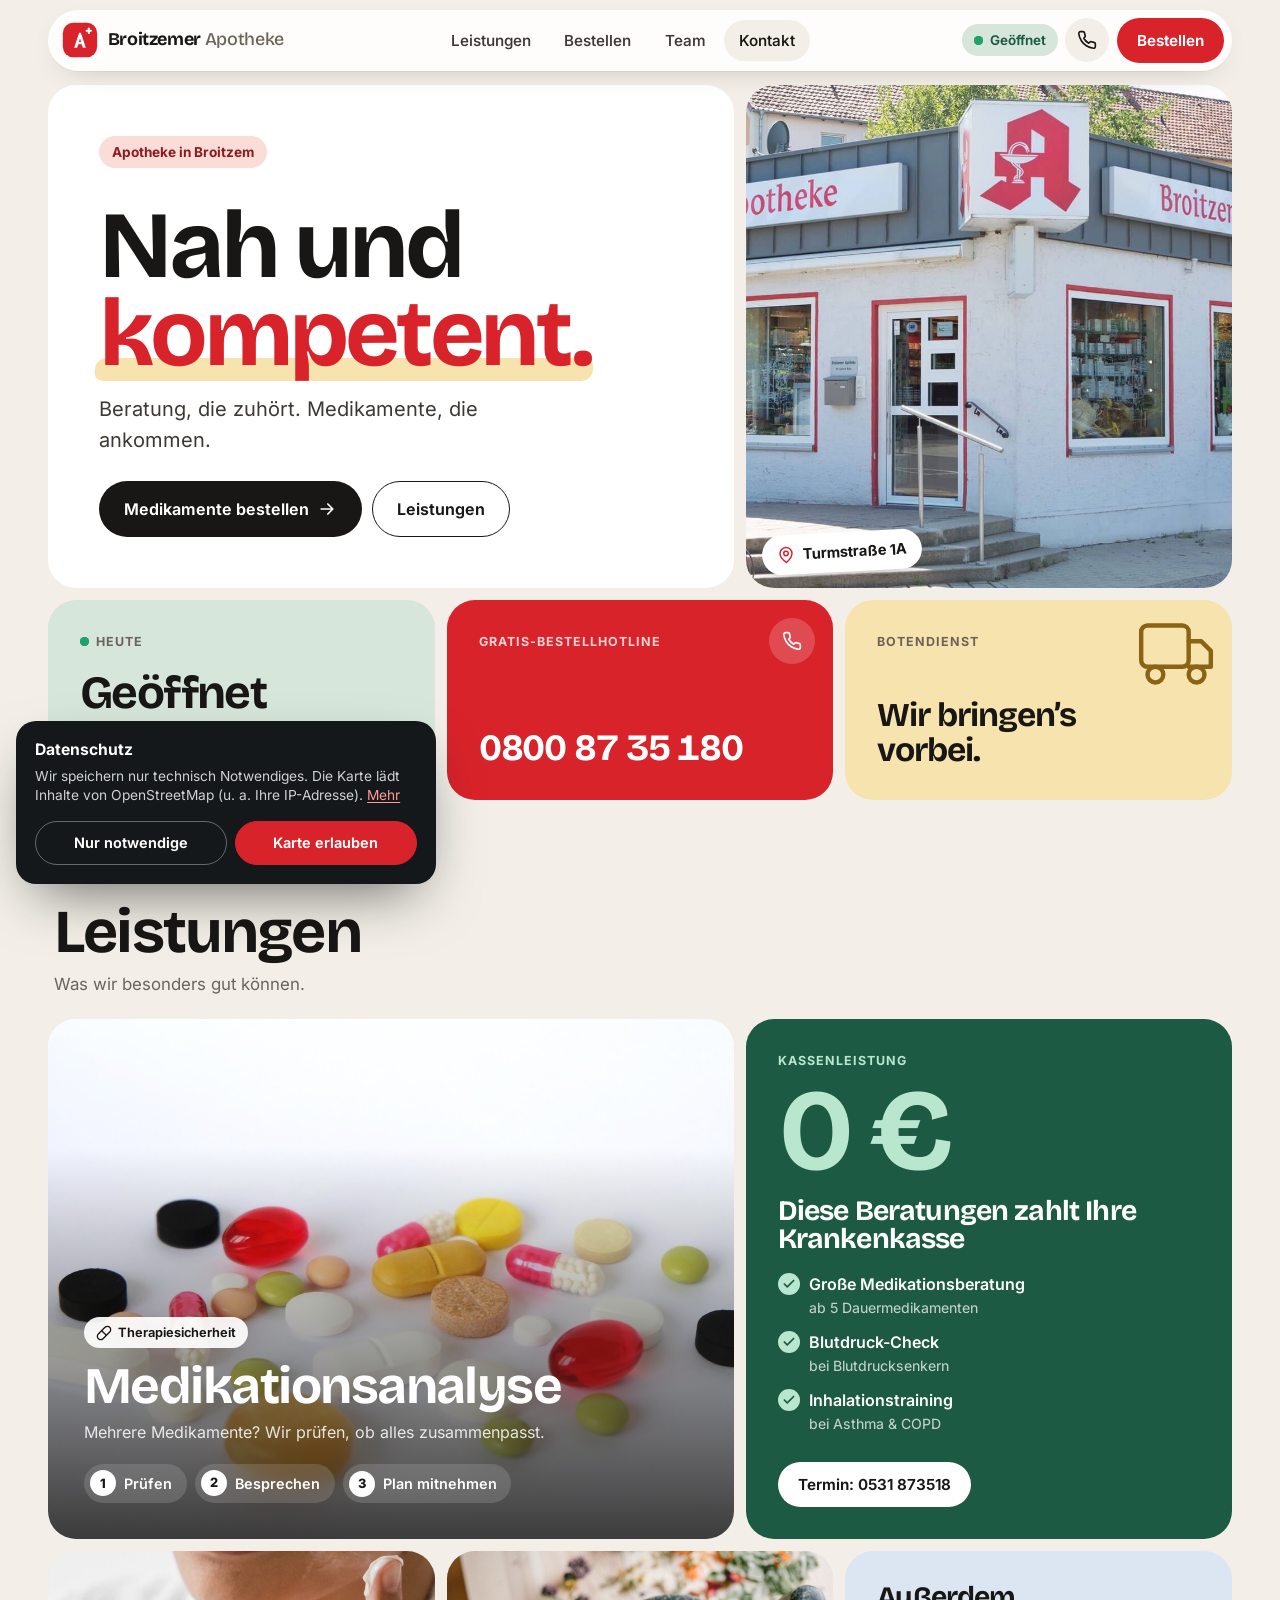
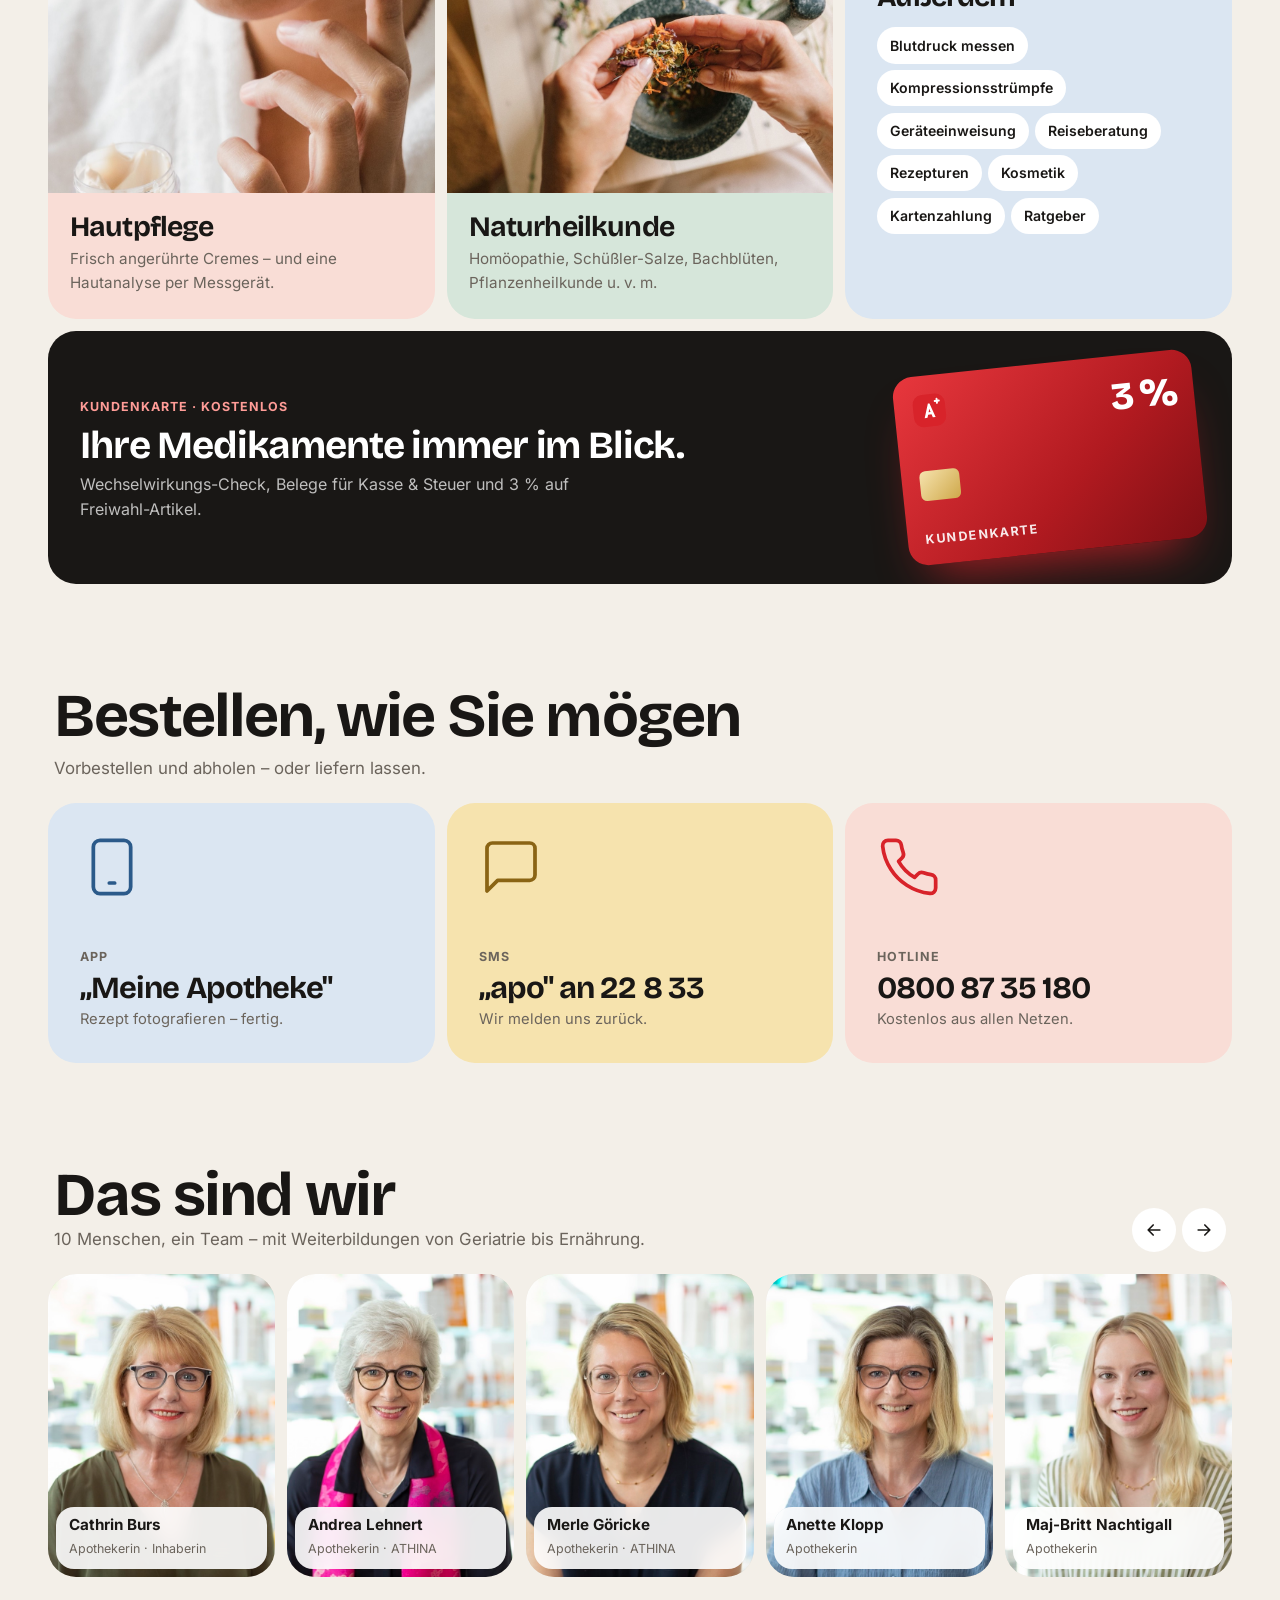
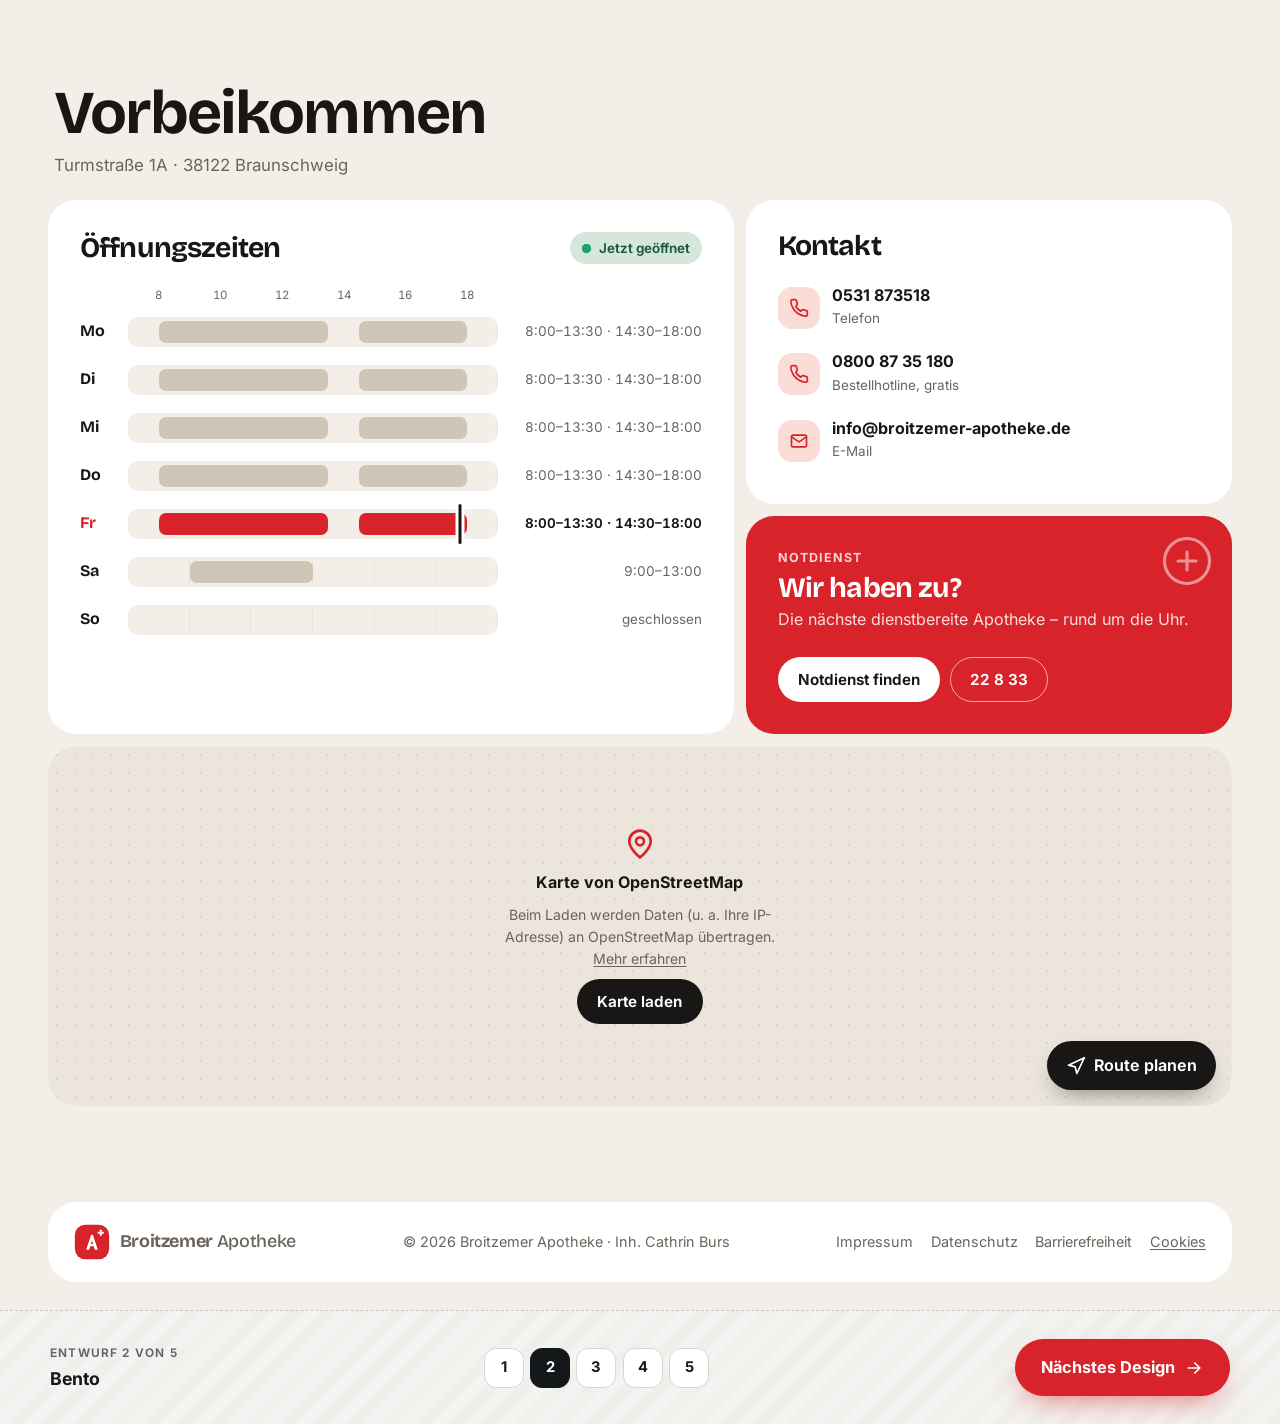
<file: index2.html>
<!DOCTYPE html>
<html lang="de">
<head>
  <meta charset="UTF-8" />
  <meta name="viewport" content="width=device-width, initial-scale=1.0, viewport-fit=cover" />
  <title>Broitzemer Apotheke Braunschweig – Entwurf 2 · Bento</title>
  <meta name="description" content="Broitzemer Apotheke in Braunschweig: persönliche Beratung, Medikationsanalyse, Hautpflege, Naturheilkunde, Botendienst und Online-Bestellung." />
  <meta name="theme-color" content="#f3efe8" />
  <meta name="robots" content="noindex" />
  <link rel="icon" href="assets/img/favicon.svg" type="image/svg+xml" />
  <link rel="preload" href="assets/fonts/bricolage-grotesque-latin-wght.woff2" as="font" type="font/woff2" crossorigin />
  <link rel="preload" href="assets/fonts/inter-latin-wght.woff2" as="font" type="font/woff2" crossorigin />
  <link rel="stylesheet" href="assets/css/fonts.css" />
  <link rel="stylesheet" href="assets/css/design2.css" />
  <link rel="stylesheet" href="assets/css/shared.css" />
</head>
<body class="d2">
  <svg class="sprite" aria-hidden="true" focusable="false" xmlns="http://www.w3.org/2000/svg">
    <symbol id="i-phone" viewBox="0 0 24 24"><path d="M22 16.92v3a2 2 0 0 1-2.18 2 19.79 19.79 0 0 1-8.63-3.07 19.5 19.5 0 0 1-6-6 19.79 19.79 0 0 1-3.07-8.67A2 2 0 0 1 4.11 2h3a2 2 0 0 1 2 1.72c.13.96.36 1.9.7 2.81a2 2 0 0 1-.45 2.11L8.09 9.91a16 16 0 0 0 6 6l1.27-1.27a2 2 0 0 1 2.11-.45c.91.34 1.85.57 2.81.7A2 2 0 0 1 22 16.92z"/></symbol>
    <symbol id="i-pin" viewBox="0 0 24 24"><path d="M20 10c0 6-8 12-8 12s-8-6-8-12a8 8 0 0 1 16 0z"/><circle cx="12" cy="10" r="3"/></symbol>
    <symbol id="i-mobile" viewBox="0 0 24 24"><rect x="5" y="2" width="14" height="20" rx="2.5"/><path d="M11 18h2"/></symbol>
    <symbol id="i-sms" viewBox="0 0 24 24"><path d="M21 15a2 2 0 0 1-2 2H7l-4 4V5a2 2 0 0 1 2-2h14a2 2 0 0 1 2 2z"/></symbol>
    <symbol id="i-truck" viewBox="0 0 24 24"><rect x="1" y="3" width="15" height="13" rx="2"/><path d="M16 8h4l3 3v5h-7"/><circle cx="5.5" cy="18.5" r="2.5"/><circle cx="18.5" cy="18.5" r="2.5"/></symbol>
    <symbol id="i-arrow" viewBox="0 0 24 24"><path d="M5 12h14M13 6l6 6-6 6"/></symbol>
    <symbol id="i-chev" viewBox="0 0 24 24"><path d="M9 18l6-6-6-6"/></symbol>
    <symbol id="i-pill" viewBox="0 0 24 24"><path d="m10.5 20.5 10-10a4.95 4.95 0 1 0-7-7l-10 10a4.95 4.95 0 1 0 7 7Z"/><path d="m8.5 8.5 7 7"/></symbol>
    <symbol id="i-drop" viewBox="0 0 24 24"><path d="M12 22a7 7 0 0 0 7-7c0-2-1-3.9-3-5.5s-3.5-4-4-6.5c-.5 2.5-2 4.9-4 6.5C6 11.1 5 13 5 15a7 7 0 0 0 7 7z"/></symbol>
    <symbol id="i-leaf" viewBox="0 0 24 24"><path d="M11 20A7 7 0 0 1 9.8 6.1C15.5 5 17 4.48 19 2c1 2 2 4.18 2 8 0 5.5-4.78 10-10 10z"/><path d="M2 21c0-3 1.85-5.36 5.08-6"/></symbol>
    <symbol id="i-grid" viewBox="0 0 24 24"><rect x="3" y="3" width="7" height="7" rx="1.5"/><rect x="14" y="3" width="7" height="7" rx="1.5"/><rect x="14" y="14" width="7" height="7" rx="1.5"/><rect x="3" y="14" width="7" height="7" rx="1.5"/></symbol>
    <symbol id="i-check" viewBox="0 0 24 24"><path d="M20 6 9 17l-5-5"/></symbol>
    <symbol id="i-clock" viewBox="0 0 24 24"><circle cx="12" cy="12" r="10"/><path d="M12 6v6l4 2"/></symbol>
    <symbol id="i-mail" viewBox="0 0 24 24"><rect x="3" y="5" width="18" height="14" rx="2"/><path d="m3 7 9 6 9-6"/></symbol>
    <symbol id="i-pulse" viewBox="0 0 24 24"><path d="M22 12h-4l-3 9L9 3l-3 9H2"/></symbol>
    <symbol id="i-sock" viewBox="0 0 24 24"><path d="M8 2h7v9l3.5 3.5a3.5 3.5 0 0 1-5 5L8 14z"/><path d="M8 6h7"/></symbol>
    <symbol id="i-device" viewBox="0 0 24 24"><rect x="6" y="2" width="12" height="20" rx="3"/><path d="M9 7h6M12 14v3M10.5 15.5h3"/></symbol>
    <symbol id="i-plane" viewBox="0 0 24 24"><path d="M17.8 19.2 16 11l3.5-3.5C21 6 21.5 4 21 3c-1-.5-3 0-4.5 1.5L13 8 4.8 6.2c-.5-.1-.9.1-1.1.5l-.3.5c-.2.5-.1 1 .3 1.3L9 12l-2 3H4l-1 1 3 2 2 3 1-1v-3l3-2 3.5 5.3c.3.4.8.5 1.3.3l.5-.2c.4-.3.6-.7.5-1.2z"/></symbol>
    <symbol id="i-flask" viewBox="0 0 24 24"><path d="M10 2v6.5L5 14a4 4 0 0 0 3.5 6h7A4 4 0 0 0 19 14l-5-5.5V2"/><path d="M8.5 2h7M7.5 14h9"/></symbol>
    <symbol id="i-sparkle" viewBox="0 0 24 24"><path d="M12 3l1.9 5.1L19 10l-5.1 1.9L12 17l-1.9-5.1L5 10l5.1-1.9z"/><path d="M19 15l.8 2.2L22 18l-2.2.8L19 21l-.8-2.2L16 18l2.2-.8z"/></symbol>
    <symbol id="i-card" viewBox="0 0 24 24"><rect x="2" y="5" width="20" height="14" rx="2"/><path d="M2 10h20"/></symbol>
    <symbol id="i-doc" viewBox="0 0 24 24"><path d="M14 2H6a2 2 0 0 0-2 2v16a2 2 0 0 0 2 2h12a2 2 0 0 0 2-2V8z"/><path d="M14 2v6h6M9 13h6M9 17h6"/></symbol>
    <symbol id="i-cross" viewBox="0 0 24 24"><circle cx="12" cy="12" r="10"/><path d="M12 8v8M8 12h8"/></symbol>
    <symbol id="i-nav" viewBox="0 0 24 24"><path d="M3 11l19-9-9 19-2-8-8-2z"/></symbol>
    <symbol id="i-bag" viewBox="0 0 24 24"><path d="M6 2 3 6v14a2 2 0 0 0 2 2h14a2 2 0 0 0 2-2V6l-3-4z"/><path d="M3 6h18M12 10v6M9 13h6"/></symbol>
    <symbol id="i-menu" viewBox="0 0 24 24"><path d="M4 7h16M4 12h16M4 17h16"/></symbol>
    <symbol id="i-x" viewBox="0 0 24 24"><path d="M18 6 6 18M6 6l12 12"/></symbol>
    <symbol id="i-home" viewBox="0 0 24 24"><path d="M3 10.5 12 3l9 7.5V20a1 1 0 0 1-1 1h-5v-6H9v6H4a1 1 0 0 1-1-1z"/></symbol>
    <symbol id="i-users" viewBox="0 0 24 24"><path d="M16 21v-2a4 4 0 0 0-4-4H6a4 4 0 0 0-4 4v2"/><circle cx="9" cy="7" r="4"/><path d="M22 21v-2a4 4 0 0 0-3-3.87M16 3.13a4 4 0 0 1 0 7.75"/></symbol>
    <symbol id="logo" viewBox="0 0 42 42"><rect x="1" y="1" width="40" height="40" rx="12" fill="#d8232a" stroke="none"/><path d="M14.2 30 L20 12.5 h2 L27.8 30 h-3.5 l-1.2-3.9 h-4.2 L17.7 30 z M19.8 23.3 h2.4 L21 19 z" fill="#fff" stroke="none"/><rect x="27.5" y="9" width="7.5" height="2.4" rx="1.2" fill="#fff" stroke="none"/><rect x="30.05" y="6.45" width="2.4" height="7.5" rx="1.2" fill="#fff" stroke="none"/></symbol>
  </svg>

  <a class="skip-link" href="#main">Zum Inhalt springen</a>

  <!-- ===================== HEADER (schwebende Pille) ===================== -->
  <header class="top" id="top" data-header>
    <div class="top-inner">
      <a href="#top" class="brand" aria-label="Broitzemer Apotheke – Startseite">
        <svg class="mark" aria-hidden="true"><use href="#logo"/></svg>
        <span>Broitzemer <em>Apotheke</em></span>
      </a>
      <nav class="top-nav" aria-label="Hauptnavigation" data-spy>
        <a href="#leistungen">Leistungen</a>
        <a href="#bestellen">Bestellen</a>
        <a href="#team">Team</a>
        <a href="#kontakt">Kontakt</a>
      </nav>
      <div class="top-cta">
        <span class="live" data-status role="status"><span class="dot" aria-hidden="true"></span><span data-status-short>…</span></span>
        <a href="tel:+49531873518" class="round" aria-label="Anrufen: 0531 873518"><svg class="i" aria-hidden="true"><use href="#i-phone"/></svg></a>
        <a href="#bestellen" class="pill pill-red">Bestellen</a>
      </div>
    </div>
  </header>

  <main id="main">
    <!-- ===================== HERO-BENTO ===================== -->
    <section class="wrap hero" aria-label="Willkommen">
      <div class="bento">
        <div class="tile t-intro">
          <span class="kicker">Apotheke in Broitzem</span>
          <h1>Nah und <mark>kompetent.</mark></h1>
          <p>Beratung, die zuhört. Medikamente, die ankommen.</p>
          <div class="actions">
            <a href="#bestellen" class="pill pill-ink pill-lg">Medikamente bestellen <svg class="i" aria-hidden="true"><use href="#i-arrow"/></svg></a>
            <a href="#leistungen" class="pill pill-line pill-lg">Leistungen</a>
          </div>
        </div>

        <figure class="tile t-photo">
          <img src="assets/img/aussenansicht.jpg" alt="Außenansicht der Broitzemer Apotheke an der Turmstraße" width="1400" height="900" fetchpriority="high">
          <figcaption class="sticker"><svg class="i" aria-hidden="true"><use href="#i-pin"/></svg>Turmstraße 1A</figcaption>
        </figure>

        <a class="tile t-status" href="#kontakt" data-status>
          <span class="tile-label"><span class="dot" aria-hidden="true"></span>Heute</span>
          <strong data-status-short>…</strong>
          <span class="t-status-sub" data-status-sub>Öffnungszeiten werden geladen</span>
          <span class="t-status-hours" data-status-hours></span>
        </a>

        <a class="tile t-hotline" href="tel:+498008735180">
          <span class="tile-label">Gratis-Bestellhotline</span>
          <strong>0800 87 35 180</strong>
          <span class="corner"><svg class="i" aria-hidden="true"><use href="#i-phone"/></svg></span>
        </a>

        <a class="tile t-deliver" href="#bestellen">
          <span class="tile-label">Botendienst</span>
          <strong>Wir bringen’s vorbei.</strong>
          <svg class="big-ic" aria-hidden="true"><use href="#i-truck"/></svg>
        </a>
      </div>
    </section>

    <!-- ===================== LEISTUNGEN ===================== -->
    <section class="wrap sec" id="leistungen">
      <header class="sec-head reveal">
        <h2>Leistungen</h2>
        <p>Was wir besonders gut können.</p>
      </header>

      <div class="bento">
        <article class="tile t-medi reveal" id="medikationsanalyse">
          <img src="assets/img/leistungen/medikationsanalyse.jpg" alt="" width="1200" height="960" loading="lazy">
          <div class="t-medi-body">
            <span class="tag tag-white"><svg class="i" aria-hidden="true"><use href="#i-pill"/></svg>Therapiesicherheit</span>
            <h3>Medikations&shy;analyse</h3>
            <p>Mehrere Medikamente? Wir prüfen, ob alles zusammenpasst.</p>
            <ol class="flow">
              <li><span>1</span>Prüfen</li>
              <li><span>2</span>Besprechen</li>
              <li><span>3</span>Plan mitnehmen</li>
            </ol>
          </div>
        </article>

        <article class="tile t-pdl reveal" id="pdl">
          <span class="tile-label">Kassenleistung</span>
          <strong class="zero">0&nbsp;€</strong>
          <h3>Diese Beratungen zahlt Ihre Krankenkasse</h3>
          <ul>
            <li><svg class="i" aria-hidden="true"><use href="#i-check"/></svg>Große Medikationsberatung <small>ab 5 Dauermedikamenten</small></li>
            <li><svg class="i" aria-hidden="true"><use href="#i-check"/></svg>Blutdruck-Check <small>bei Blutdrucksenkern</small></li>
            <li><svg class="i" aria-hidden="true"><use href="#i-check"/></svg>Inhalationstraining <small>bei Asthma &amp; COPD</small></li>
          </ul>
          <a href="tel:+49531873518" class="pill pill-white">Termin: 0531 873518</a>
        </article>

        <article class="tile t-card t-skin reveal" id="hautpflege">
          <div class="t-card-img"><img src="assets/img/leistungen/hautpflege.jpg" alt="" width="1200" height="960" loading="lazy"></div>
          <div class="t-card-body">
            <h3>Hautpflege</h3>
            <p>Frisch angerührte Cremes – und eine Hautanalyse per Messgerät.</p>
          </div>
        </article>

        <article class="tile t-card t-nature reveal" id="naturheilkunde">
          <div class="t-card-img"><img src="assets/img/leistungen/naturheilkunde.jpg" alt="" width="1200" height="960" loading="lazy"></div>
          <div class="t-card-body">
            <h3>Naturheilkunde</h3>
            <p>Homöopathie, Schüßler-Salze, Bachblüten, Pflanzenheilkunde u.&nbsp;v.&nbsp;m.</p>
          </div>
        </article>

        <article class="tile t-more reveal" id="service">
          <h3>Außerdem</h3>
          <ul class="chips">
            <li>Blutdruck messen</li><li>Kompressions&shy;strümpfe</li><li>Geräte&shy;einweisung</li><li>Reise&shy;beratung</li><li>Rezepturen</li><li>Kosmetik</li><li>Karten&shy;zahlung</li><li>Ratgeber</li>
          </ul>
        </article>

        <article class="tile t-club reveal">
          <div class="club-text">
            <span class="tile-label">Kundenkarte · kostenlos</span>
            <h3>Ihre Medikamente immer im Blick.</h3>
            <p>Wechselwirkungs-Check, Belege für Kasse &amp; Steuer und 3&nbsp;% auf Freiwahl-Artikel.</p>
          </div>
          <div class="club-card" aria-hidden="true">
            <svg class="mark"><use href="#logo"/></svg>
            <span class="club-pct">3&nbsp;%</span>
            <span class="club-name">Kundenkarte</span>
            <span class="club-chip"></span>
          </div>
        </article>
      </div>
    </section>

    <!-- ===================== BESTELLEN ===================== -->
    <section class="wrap sec" id="bestellen">
      <header class="sec-head reveal">
        <h2>Bestellen, wie Sie mögen</h2>
        <p>Vorbestellen und abholen – oder liefern lassen.</p>
      </header>
      <div class="ways">
        <a class="tile way w-app reveal" href="#bestellen">
          <svg class="big-ic" aria-hidden="true"><use href="#i-mobile"/></svg>
          <span class="tile-label">App</span>
          <strong>„Meine Apotheke"</strong>
          <small>Rezept fotografieren – fertig.</small>
        </a>
        <a class="tile way w-sms reveal" href="sms:22833?body=apo">
          <svg class="big-ic" aria-hidden="true"><use href="#i-sms"/></svg>
          <span class="tile-label">SMS</span>
          <strong>„apo" an 22 8 33</strong>
          <small>Wir melden uns zurück.</small>
        </a>
        <a class="tile way w-tel reveal" href="tel:+498008735180">
          <svg class="big-ic" aria-hidden="true"><use href="#i-phone"/></svg>
          <span class="tile-label">Hotline</span>
          <strong>0800 87 35 180</strong>
          <small>Kostenlos aus allen Netzen.</small>
        </a>
      </div>
    </section>

    <!-- ===================== TEAM ===================== -->
    <section class="wrap sec" id="team" data-carousel>
      <header class="sec-head sec-head-split reveal">
        <div>
          <h2>Das sind wir</h2>
          <p>10 Menschen, ein Team – mit Weiterbildungen von Geriatrie bis Ernährung.</p>
        </div>
        <div class="car-btns">
          <button type="button" class="round" data-prev aria-label="Zurück blättern"><svg class="i flip" aria-hidden="true"><use href="#i-arrow"/></svg></button>
          <button type="button" class="round" data-next aria-label="Weiter blättern"><svg class="i" aria-hidden="true"><use href="#i-arrow"/></svg></button>
        </div>
      </header>
      <div class="team-car">
        <ul class="team" data-track tabindex="0" aria-label="Teammitglieder">
          <li><img src="assets/img/team/cathrin-burs.jpg" alt="" width="640" height="800" loading="lazy"><span><b>Cathrin Burs</b><small>Apothekerin · Inhaberin</small></span></li>
          <li><img src="assets/img/team/andrea-lehnert.jpg" alt="" width="640" height="800" loading="lazy"><span><b>Andrea Lehnert</b><small>Apothekerin · ATHINA</small></span></li>
          <li><img src="assets/img/team/merle-goericke.jpg" alt="" width="640" height="800" loading="lazy"><span><b>Merle Göricke</b><small>Apothekerin · ATHINA</small></span></li>
          <li><img src="assets/img/team/anette-klopp.jpg" alt="" width="640" height="800" loading="lazy"><span><b>Anette Klopp</b><small>Apothekerin</small></span></li>
          <li><img src="assets/img/team/maj-britt-nachtigall.jpg" alt="" width="640" height="800" loading="lazy"><span><b>Maj-Britt Nachtigall</b><small>Apothekerin</small></span></li>
          <li><img src="assets/img/team/sarah-muehlbrandt.jpg" alt="" width="640" height="800" loading="lazy"><span><b>Sarah Mühlbrandt</b><small>PTA</small></span></li>
          <li><img src="assets/img/team/silke-lutz.jpg" alt="" width="640" height="800" loading="lazy"><span><b>Silke Lutz</b><small>PTA</small></span></li>
          <li><img src="assets/img/team/julia-bertram.jpg" alt="" width="640" height="800" loading="lazy"><span><b>Julia Bertram</b><small>PTA</small></span></li>
          <li><img src="assets/img/team/paulin-stauder.jpg" alt="" width="640" height="800" loading="lazy"><span><b>Paulin Stauder</b><small>PTA</small></span></li>
          <li><img src="assets/img/team/angie-breuer.jpg" alt="" width="640" height="800" loading="lazy"><span><b>Angie Breuer</b><small>PTA</small></span></li>
        </ul>
      </div>
    </section>

    <!-- ===================== KONTAKT ===================== -->
    <section class="wrap sec" id="kontakt">
      <header class="sec-head reveal">
        <h2>Vorbeikommen</h2>
        <p>Turmstraße 1A · 38122 Braunschweig</p>
      </header>

      <div class="bento">
        <div class="tile t-week reveal" id="oeffnungszeiten">
          <div class="t-week-head">
            <h3>Öffnungszeiten</h3>
            <span class="live" data-status><span class="dot" aria-hidden="true"></span><span data-status-label>…</span></span>
          </div>
          <div class="week" data-hours data-now-line>
            <div class="wk-axis" aria-hidden="true"><span style="--h:8">8</span><span style="--h:10">10</span><span style="--h:12">12</span><span style="--h:14">14</span><span style="--h:16">16</span><span style="--h:18">18</span></div>
            <div class="wk" data-day="1"><b>Mo</b><div class="track" aria-hidden="true"><i style="--s:480;--e:810"></i><i style="--s:870;--e:1080"></i></div><small>8:00–13:30 · 14:30–18:00</small></div>
            <div class="wk" data-day="2"><b>Di</b><div class="track" aria-hidden="true"><i style="--s:480;--e:810"></i><i style="--s:870;--e:1080"></i></div><small>8:00–13:30 · 14:30–18:00</small></div>
            <div class="wk" data-day="3"><b>Mi</b><div class="track" aria-hidden="true"><i style="--s:480;--e:810"></i><i style="--s:870;--e:1080"></i></div><small>8:00–13:30 · 14:30–18:00</small></div>
            <div class="wk" data-day="4"><b>Do</b><div class="track" aria-hidden="true"><i style="--s:480;--e:810"></i><i style="--s:870;--e:1080"></i></div><small>8:00–13:30 · 14:30–18:00</small></div>
            <div class="wk" data-day="5"><b>Fr</b><div class="track" aria-hidden="true"><i style="--s:480;--e:810"></i><i style="--s:870;--e:1080"></i></div><small>8:00–13:30 · 14:30–18:00</small></div>
            <div class="wk" data-day="6"><b>Sa</b><div class="track" aria-hidden="true"><i style="--s:540;--e:780"></i></div><small>9:00–13:00</small></div>
            <div class="wk" data-day="0"><b>So</b><div class="track" aria-hidden="true"></div><small>geschlossen</small></div>
          </div>
        </div>

        <div class="tile t-contact reveal">
          <h3>Kontakt</h3>
          <a href="tel:+49531873518"><svg class="i" aria-hidden="true"><use href="#i-phone"/></svg><span><b>0531 873518</b><small>Telefon</small></span></a>
          <a href="tel:+498008735180"><svg class="i" aria-hidden="true"><use href="#i-phone"/></svg><span><b>0800 87 35 180</b><small>Bestellhotline, gratis</small></span></a>
          <a href="mailto:info@broitzemer-apotheke.de"><svg class="i" aria-hidden="true"><use href="#i-mail"/></svg><span><b>info@broitzemer-apotheke.de</b><small>E-Mail</small></span></a>
        </div>

        <div class="tile t-emergency reveal">
          <svg class="big-ic" aria-hidden="true"><use href="#i-cross"/></svg>
          <span class="tile-label">Notdienst</span>
          <h3>Wir haben zu?</h3>
          <p>Die nächste dienstbereite Apotheke – rund um die Uhr.</p>
          <div class="actions">
            <a class="pill pill-white" href="https://www.aponet.de/apotheke/notdienstsuche" target="_blank" rel="noopener" aria-label="Notdienst-Apotheke bei aponet.de finden (öffnet in neuem Tab)">Notdienst finden</a>
            <a class="pill pill-ghost-w" href="tel:22833">22 8 33</a>
          </div>
        </div>

        <div class="tile t-map reveal">
          <div class="map-embed" id="mapEmbed" data-src="https://www.openstreetmap.org/export/embed.html?bbox=10.4726%2C52.2304%2C10.4886%2C52.2374&amp;layer=mapnik&amp;marker=52.2339%2C10.4806">
            <div class="map-consent" id="mapConsent">
              <svg class="i" aria-hidden="true"><use href="#i-pin"/></svg>
              <b>Karte von OpenStreetMap</b>
              <p>Beim Laden werden Daten (u.&nbsp;a. Ihre IP-Adresse) an OpenStreetMap übertragen. <a href="datenschutz.html">Mehr erfahren</a></p>
              <button type="button" class="pill pill-ink" id="mapLoadBtn">Karte laden</button>
            </div>
          </div>
          <a class="map-route" href="https://www.google.com/maps/search/?api=1&amp;query=Broitzemer+Apotheke+Turmstra%C3%9Fe+1A+38122+Braunschweig" target="_blank" rel="noopener" aria-label="Route planen (öffnet Google Maps in neuem Tab)"><svg class="i" aria-hidden="true"><use href="#i-nav"/></svg>Route planen</a>
        </div>
      </div>
    </section>
  </main>

  <!-- ===================== FOOTER ===================== -->
  <footer class="wrap foot">
    <div class="foot-inner">
      <a href="#top" class="brand"><svg class="mark" aria-hidden="true"><use href="#logo"/></svg><span>Broitzemer <em>Apotheke</em></span></a>
      <span class="foot-copy">© <span data-year>2026</span> Broitzemer Apotheke · Inh. Cathrin Burs</span>
      <span class="foot-links">
        <a href="impressum.html">Impressum</a>
        <a href="datenschutz.html">Datenschutz</a>
        <a href="barrierefreiheit.html">Barrierefreiheit</a>
        <button type="button" class="cookie-settings-btn" id="cookieSettings">Cookies</button>
      </span>
    </div>
  </footer>

  <!-- ===================== ENTWURFS-UMSCHALTER ===================== -->
  <nav class="ds-switch" aria-label="Design-Entwürfe">
    <div class="ds-inner">
      <div class="ds-label"><small>Entwurf 2 von 5</small><b>Bento</b></div>
      <div class="ds-dots">
        <a href="index.html" aria-label="Entwurf 1">1</a>
        <a href="index2.html" aria-current="page" aria-label="Entwurf 2">2</a>
        <a href="index3.html" aria-label="Entwurf 3">3</a>
        <a href="index4.html" aria-label="Entwurf 4">4</a>
        <a href="index5.html" aria-label="Entwurf 5">5</a>
      </div>
      <a class="ds-next" href="index3.html">Nächstes Design <svg class="i" aria-hidden="true"><use href="#i-arrow"/></svg></a>
    </div>
  </nav>

  <!-- ===================== APP-TAB-LEISTE (mobil) ===================== -->
  <nav class="tabbar" aria-label="Schnellnavigation" data-spy>
    <a href="#top"><svg class="i" aria-hidden="true"><use href="#i-home"/></svg>Start</a>
    <a href="#leistungen"><svg class="i" aria-hidden="true"><use href="#i-grid"/></svg>Leistungen</a>
    <a href="#bestellen" class="tab-main"><span><svg class="i" aria-hidden="true"><use href="#i-bag"/></svg></span>Bestellen</a>
    <a href="#team"><svg class="i" aria-hidden="true"><use href="#i-users"/></svg>Team</a>
    <a href="#kontakt"><svg class="i" aria-hidden="true"><use href="#i-pin"/></svg>Kontakt</a>
  </nav>

  <!-- ===================== COOKIE-HINWEIS ===================== -->
  <div class="cookie-banner" id="cookieBanner" role="region" aria-label="Hinweis zu Datenschutz" hidden>
    <b>Datenschutz</b>
    <p>Wir speichern nur technisch Notwendiges. Die Karte lädt Inhalte von OpenStreetMap (u.&nbsp;a. Ihre IP-Adresse). <a href="datenschutz.html">Mehr</a></p>
    <div class="cookie-actions">
      <button type="button" id="cookieEssential">Nur notwendige</button>
      <button type="button" class="primary" id="cookieAll">Karte erlauben</button>
    </div>
  </div>

  <script src="assets/js/main.js" defer></script>
</body>
</html>
</file>
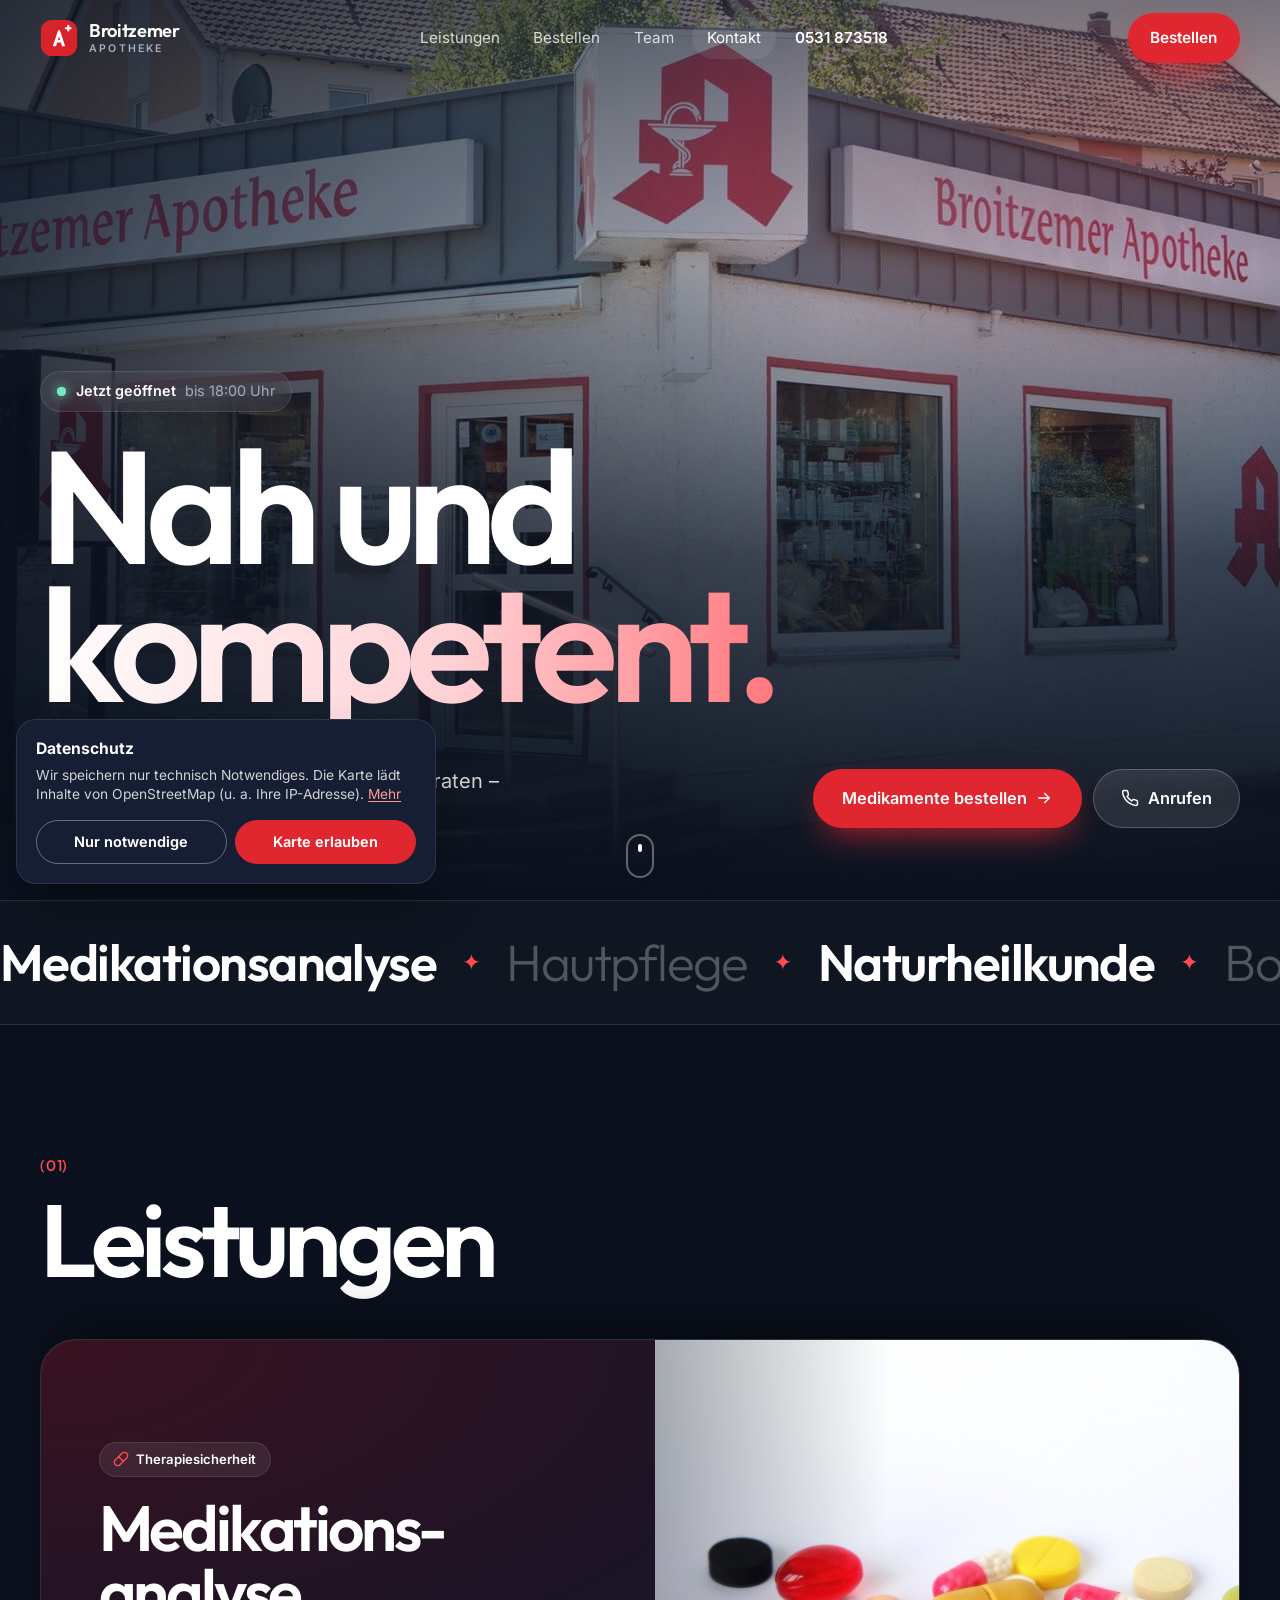
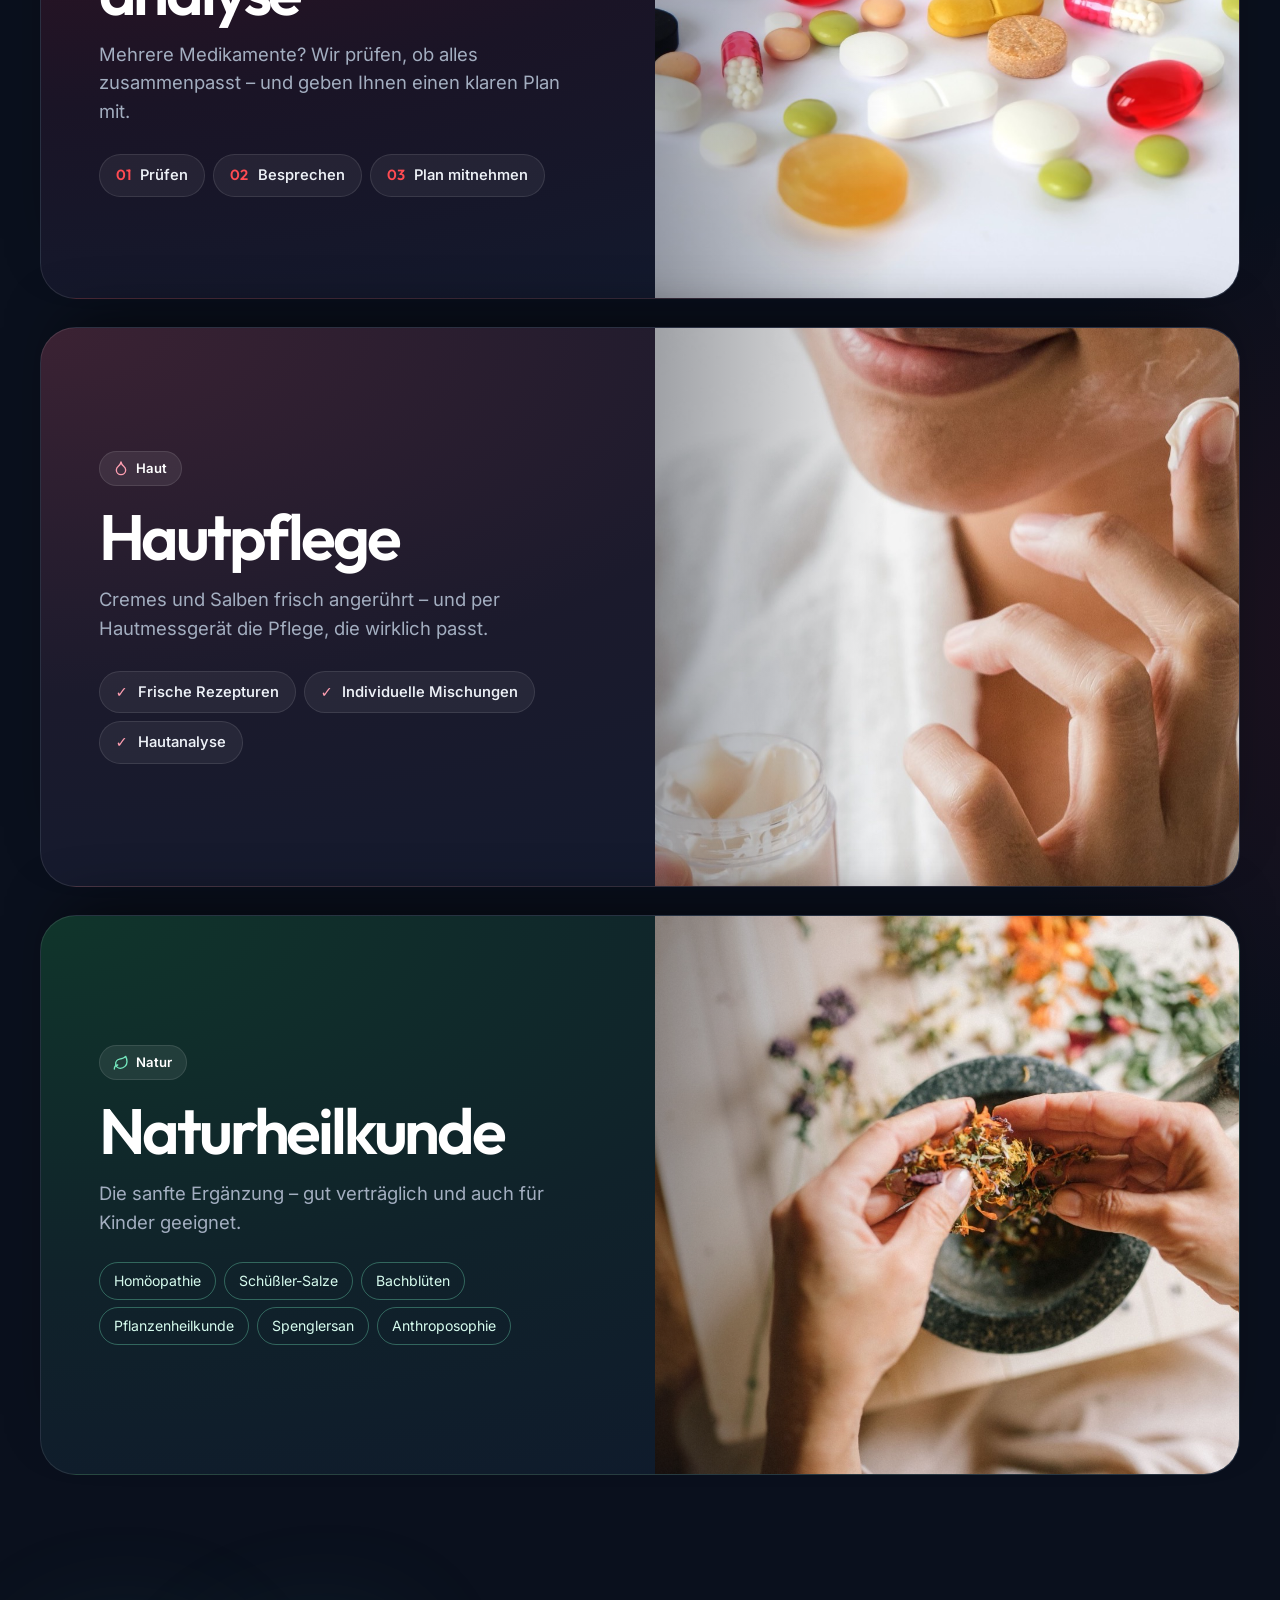
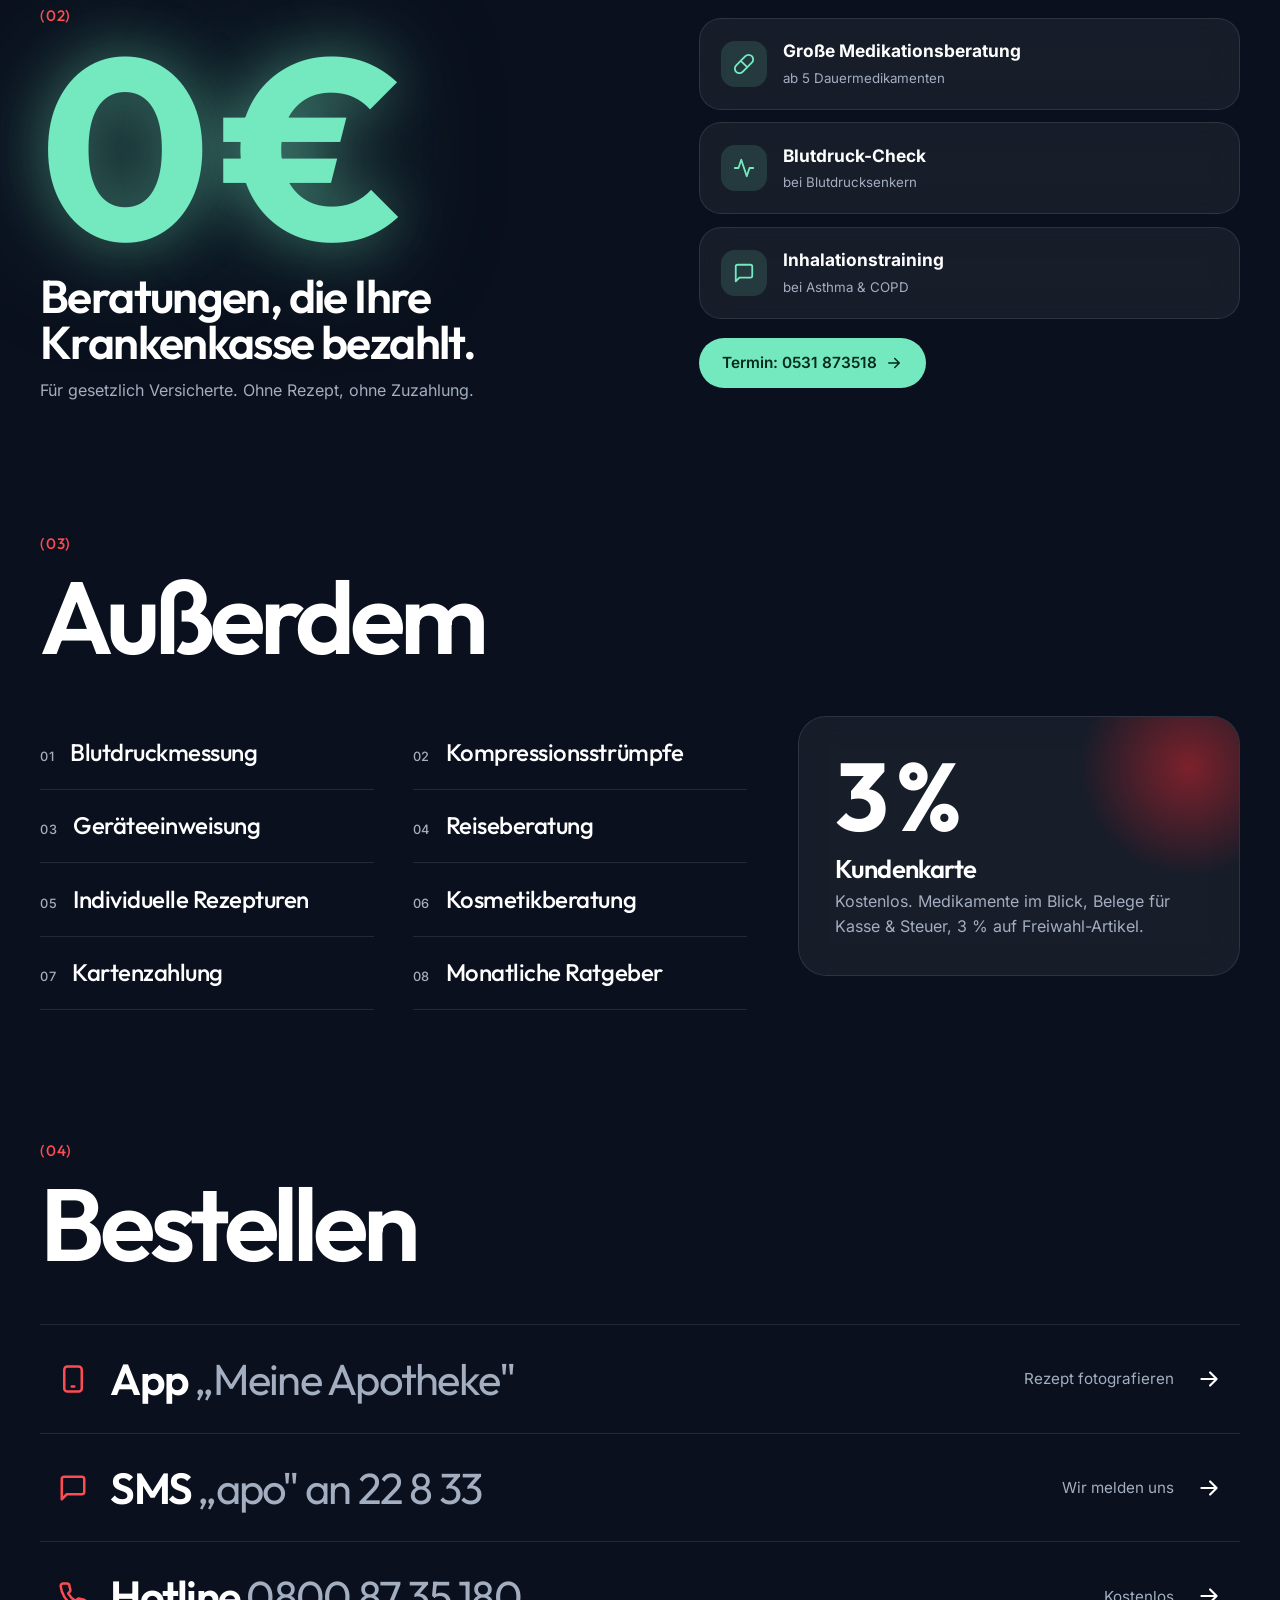
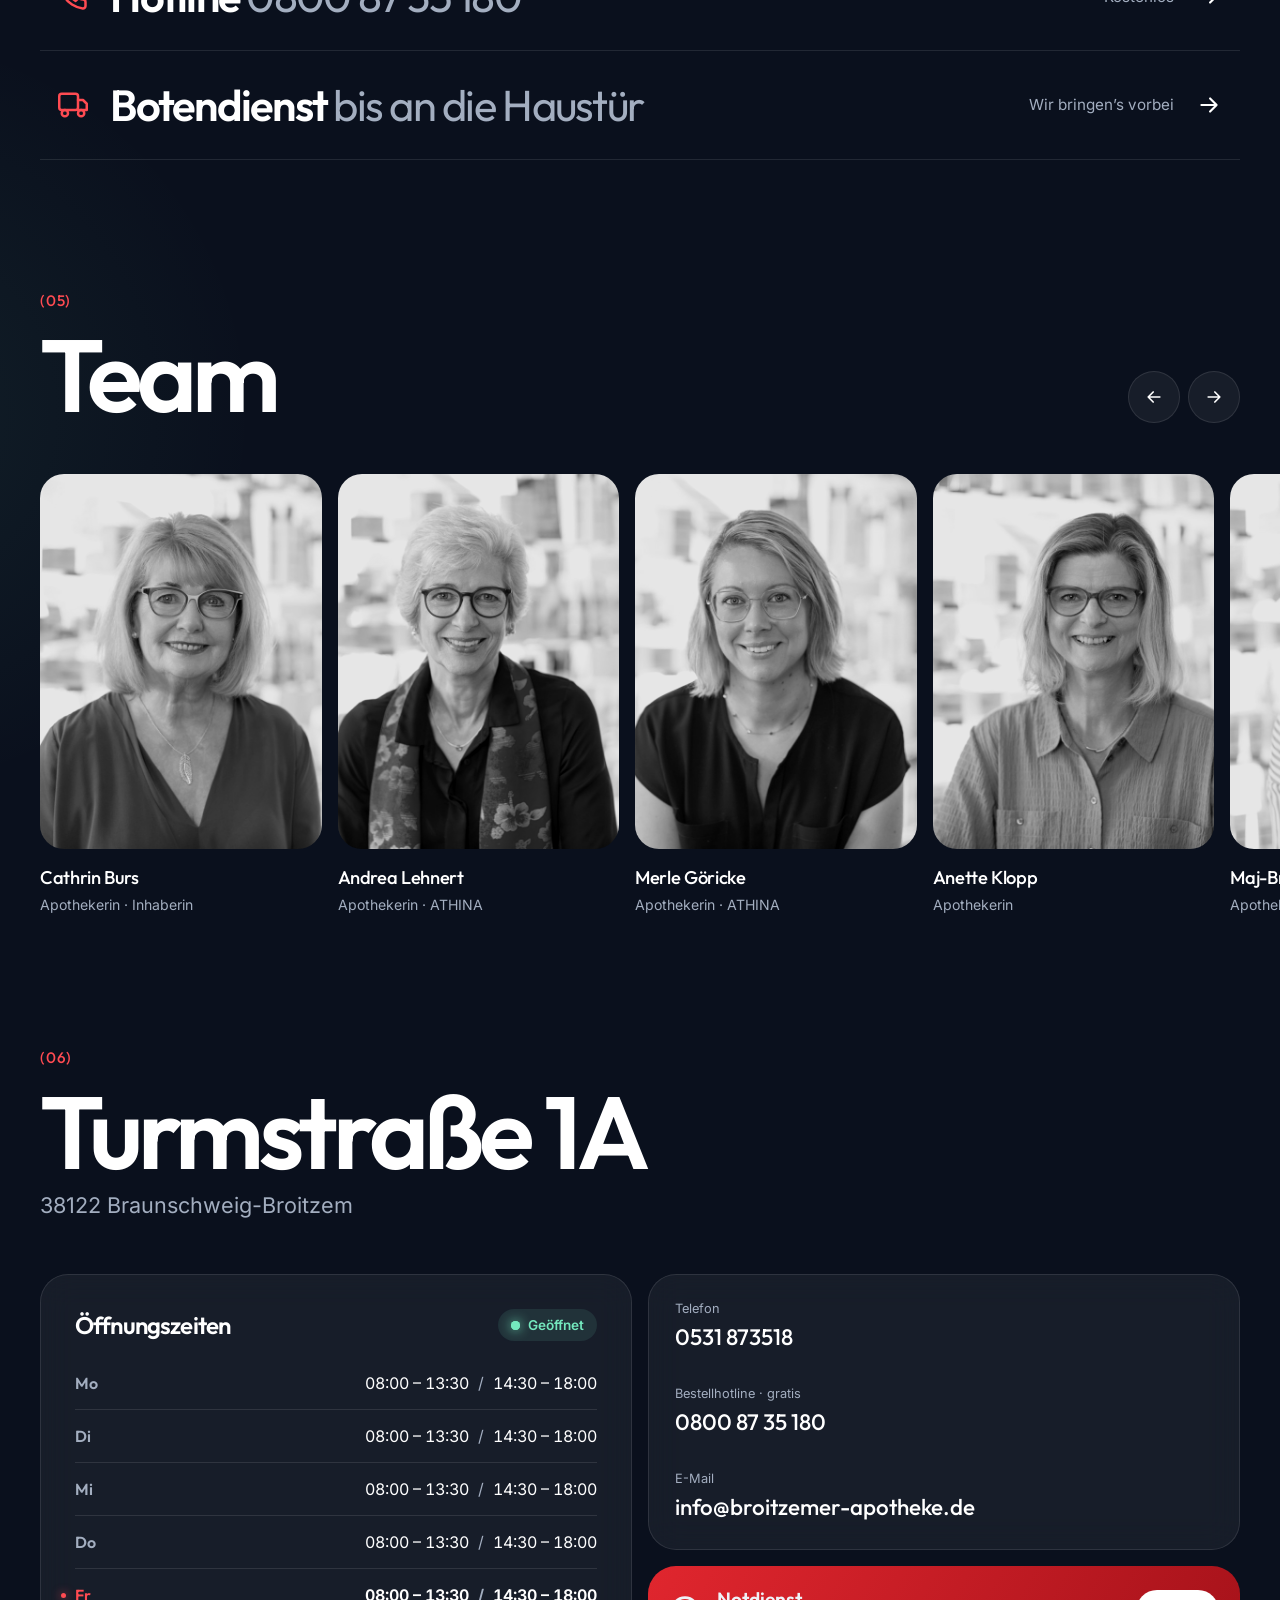
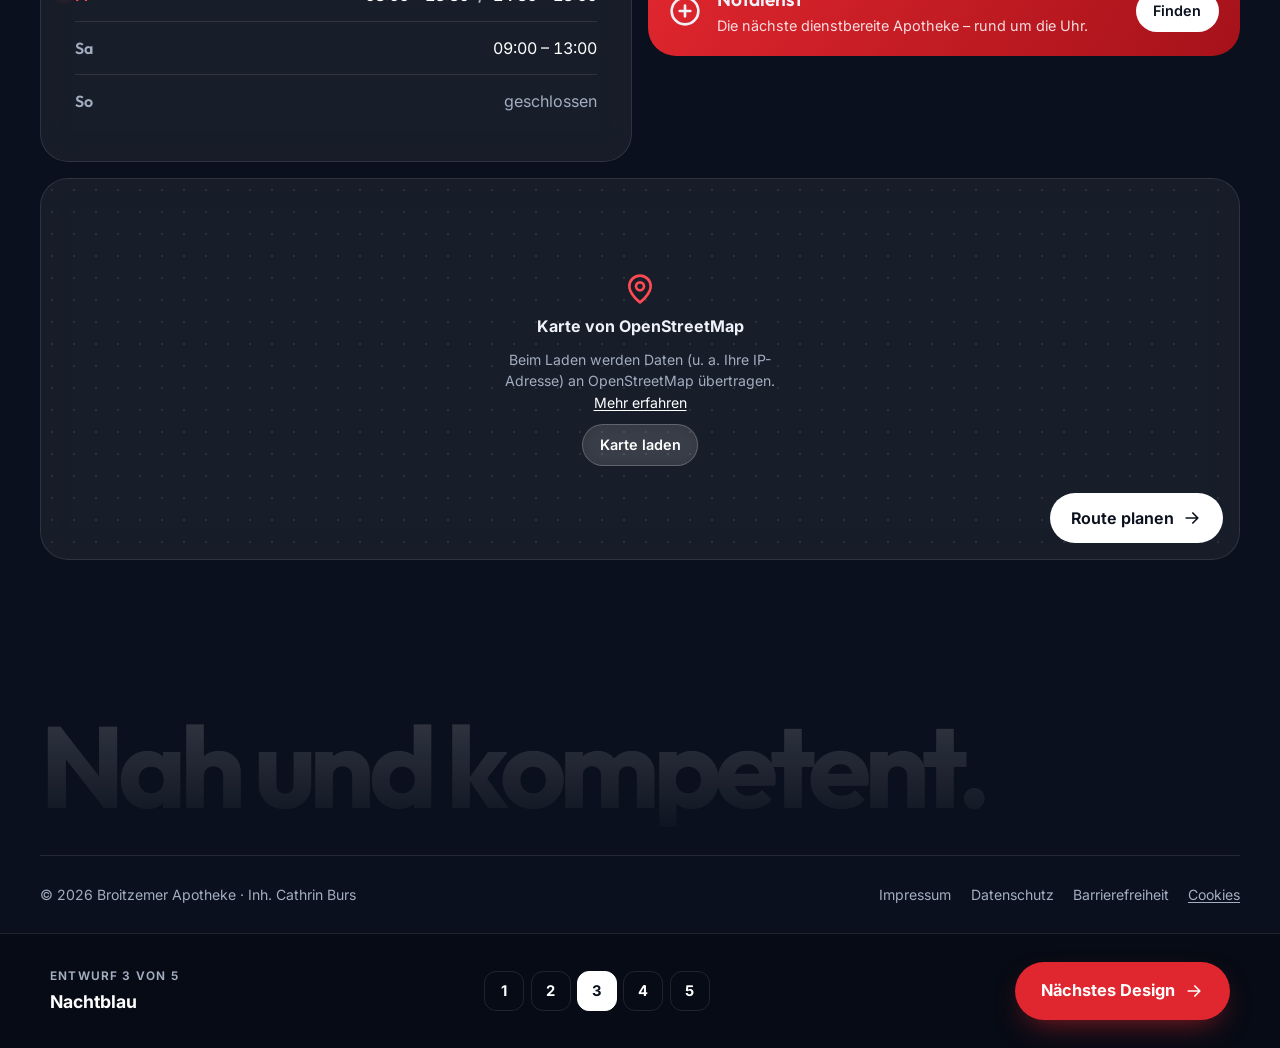
<file: index3.html>
<!DOCTYPE html>
<html lang="de">
<head>
  <meta charset="UTF-8" />
  <meta name="viewport" content="width=device-width, initial-scale=1.0, viewport-fit=cover" />
  <title>Broitzemer Apotheke Braunschweig – Entwurf 3 · Nachtblau</title>
  <meta name="description" content="Broitzemer Apotheke in Braunschweig: persönliche Beratung, Medikationsanalyse, Hautpflege, Naturheilkunde, Botendienst und Online-Bestellung." />
  <meta name="theme-color" content="#0a101d" />
  <meta name="color-scheme" content="dark" />
  <meta name="robots" content="noindex" />
  <link rel="icon" href="assets/img/favicon.svg" type="image/svg+xml" />
  <link rel="preload" href="assets/fonts/outfit-latin-wght.woff2" as="font" type="font/woff2" crossorigin />
  <link rel="preload" href="assets/fonts/inter-latin-wght.woff2" as="font" type="font/woff2" crossorigin />
  <link rel="stylesheet" href="assets/css/fonts.css" />
  <link rel="stylesheet" href="assets/css/shared.css" />
  <link rel="stylesheet" href="assets/css/design3.css" />
</head>
<body class="d3">
  <svg class="sprite" aria-hidden="true" focusable="false" xmlns="http://www.w3.org/2000/svg">
    <symbol id="i-phone" viewBox="0 0 24 24"><path d="M22 16.92v3a2 2 0 0 1-2.18 2 19.79 19.79 0 0 1-8.63-3.07 19.5 19.5 0 0 1-6-6 19.79 19.79 0 0 1-3.07-8.67A2 2 0 0 1 4.11 2h3a2 2 0 0 1 2 1.72c.13.96.36 1.9.7 2.81a2 2 0 0 1-.45 2.11L8.09 9.91a16 16 0 0 0 6 6l1.27-1.27a2 2 0 0 1 2.11-.45c.91.34 1.85.57 2.81.7A2 2 0 0 1 22 16.92z"/></symbol>
    <symbol id="i-pin" viewBox="0 0 24 24"><path d="M20 10c0 6-8 12-8 12s-8-6-8-12a8 8 0 0 1 16 0z"/><circle cx="12" cy="10" r="3"/></symbol>
    <symbol id="i-mobile" viewBox="0 0 24 24"><rect x="5" y="2" width="14" height="20" rx="2.5"/><path d="M11 18h2"/></symbol>
    <symbol id="i-sms" viewBox="0 0 24 24"><path d="M21 15a2 2 0 0 1-2 2H7l-4 4V5a2 2 0 0 1 2-2h14a2 2 0 0 1 2 2z"/></symbol>
    <symbol id="i-truck" viewBox="0 0 24 24"><rect x="1" y="3" width="15" height="13" rx="2"/><path d="M16 8h4l3 3v5h-7"/><circle cx="5.5" cy="18.5" r="2.5"/><circle cx="18.5" cy="18.5" r="2.5"/></symbol>
    <symbol id="i-arrow" viewBox="0 0 24 24"><path d="M5 12h14M13 6l6 6-6 6"/></symbol>
    <symbol id="i-chev" viewBox="0 0 24 24"><path d="M9 18l6-6-6-6"/></symbol>
    <symbol id="i-pill" viewBox="0 0 24 24"><path d="m10.5 20.5 10-10a4.95 4.95 0 1 0-7-7l-10 10a4.95 4.95 0 1 0 7 7Z"/><path d="m8.5 8.5 7 7"/></symbol>
    <symbol id="i-drop" viewBox="0 0 24 24"><path d="M12 22a7 7 0 0 0 7-7c0-2-1-3.9-3-5.5s-3.5-4-4-6.5c-.5 2.5-2 4.9-4 6.5C6 11.1 5 13 5 15a7 7 0 0 0 7 7z"/></symbol>
    <symbol id="i-leaf" viewBox="0 0 24 24"><path d="M11 20A7 7 0 0 1 9.8 6.1C15.5 5 17 4.48 19 2c1 2 2 4.18 2 8 0 5.5-4.78 10-10 10z"/><path d="M2 21c0-3 1.85-5.36 5.08-6"/></symbol>
    <symbol id="i-grid" viewBox="0 0 24 24"><rect x="3" y="3" width="7" height="7" rx="1.5"/><rect x="14" y="3" width="7" height="7" rx="1.5"/><rect x="14" y="14" width="7" height="7" rx="1.5"/><rect x="3" y="14" width="7" height="7" rx="1.5"/></symbol>
    <symbol id="i-check" viewBox="0 0 24 24"><path d="M20 6 9 17l-5-5"/></symbol>
    <symbol id="i-clock" viewBox="0 0 24 24"><circle cx="12" cy="12" r="10"/><path d="M12 6v6l4 2"/></symbol>
    <symbol id="i-mail" viewBox="0 0 24 24"><rect x="3" y="5" width="18" height="14" rx="2"/><path d="m3 7 9 6 9-6"/></symbol>
    <symbol id="i-pulse" viewBox="0 0 24 24"><path d="M22 12h-4l-3 9L9 3l-3 9H2"/></symbol>
    <symbol id="i-sock" viewBox="0 0 24 24"><path d="M8 2h7v9l3.5 3.5a3.5 3.5 0 0 1-5 5L8 14z"/><path d="M8 6h7"/></symbol>
    <symbol id="i-device" viewBox="0 0 24 24"><rect x="6" y="2" width="12" height="20" rx="3"/><path d="M9 7h6M12 14v3M10.5 15.5h3"/></symbol>
    <symbol id="i-plane" viewBox="0 0 24 24"><path d="M17.8 19.2 16 11l3.5-3.5C21 6 21.5 4 21 3c-1-.5-3 0-4.5 1.5L13 8 4.8 6.2c-.5-.1-.9.1-1.1.5l-.3.5c-.2.5-.1 1 .3 1.3L9 12l-2 3H4l-1 1 3 2 2 3 1-1v-3l3-2 3.5 5.3c.3.4.8.5 1.3.3l.5-.2c.4-.3.6-.7.5-1.2z"/></symbol>
    <symbol id="i-flask" viewBox="0 0 24 24"><path d="M10 2v6.5L5 14a4 4 0 0 0 3.5 6h7A4 4 0 0 0 19 14l-5-5.5V2"/><path d="M8.5 2h7M7.5 14h9"/></symbol>
    <symbol id="i-sparkle" viewBox="0 0 24 24"><path d="M12 3l1.9 5.1L19 10l-5.1 1.9L12 17l-1.9-5.1L5 10l5.1-1.9z"/><path d="M19 15l.8 2.2L22 18l-2.2.8L19 21l-.8-2.2L16 18l2.2-.8z"/></symbol>
    <symbol id="i-card" viewBox="0 0 24 24"><rect x="2" y="5" width="20" height="14" rx="2"/><path d="M2 10h20"/></symbol>
    <symbol id="i-doc" viewBox="0 0 24 24"><path d="M14 2H6a2 2 0 0 0-2 2v16a2 2 0 0 0 2 2h12a2 2 0 0 0 2-2V8z"/><path d="M14 2v6h6M9 13h6M9 17h6"/></symbol>
    <symbol id="i-cross" viewBox="0 0 24 24"><circle cx="12" cy="12" r="10"/><path d="M12 8v8M8 12h8"/></symbol>
    <symbol id="i-nav" viewBox="0 0 24 24"><path d="M3 11l19-9-9 19-2-8-8-2z"/></symbol>
    <symbol id="i-bag" viewBox="0 0 24 24"><path d="M6 2 3 6v14a2 2 0 0 0 2 2h14a2 2 0 0 0 2-2V6l-3-4z"/><path d="M3 6h18M12 10v6M9 13h6"/></symbol>
    <symbol id="i-menu" viewBox="0 0 24 24"><path d="M4 7h16M4 12h16M4 17h16"/></symbol>
    <symbol id="i-x" viewBox="0 0 24 24"><path d="M18 6 6 18M6 6l12 12"/></symbol>
    <symbol id="i-home" viewBox="0 0 24 24"><path d="M3 10.5 12 3l9 7.5V20a1 1 0 0 1-1 1h-5v-6H9v6H4a1 1 0 0 1-1-1z"/></symbol>
    <symbol id="i-users" viewBox="0 0 24 24"><path d="M16 21v-2a4 4 0 0 0-4-4H6a4 4 0 0 0-4 4v2"/><circle cx="9" cy="7" r="4"/><path d="M22 21v-2a4 4 0 0 0-3-3.87M16 3.13a4 4 0 0 1 0 7.75"/></symbol>
    <symbol id="logo" viewBox="0 0 42 42"><rect x="1" y="1" width="40" height="40" rx="12" fill="#d8232a" stroke="none"/><path d="M14.2 30 L20 12.5 h2 L27.8 30 h-3.5 l-1.2-3.9 h-4.2 L17.7 30 z M19.8 23.3 h2.4 L21 19 z" fill="#fff" stroke="none"/><rect x="27.5" y="9" width="7.5" height="2.4" rx="1.2" fill="#fff" stroke="none"/><rect x="30.05" y="6.45" width="2.4" height="7.5" rx="1.2" fill="#fff" stroke="none"/></symbol>
  </svg>

  <a class="skip-link" href="#main">Zum Inhalt springen</a>
  <div class="progress" aria-hidden="true"></div>

  <!-- ===================== HEADER ===================== -->
  <header class="nav" id="top" data-header>
    <div class="shell nav-inner">
      <a href="#top" class="brand" aria-label="Broitzemer Apotheke – Startseite">
        <svg class="mark" aria-hidden="true"><use href="#logo"/></svg>
        <span>Broitzemer<small>Apotheke</small></span>
      </a>
      <nav class="nav-links" id="nav" aria-label="Hauptnavigation" data-spy>
        <a href="#leistungen">Leistungen</a>
        <a href="#bestellen">Bestellen</a>
        <a href="#team">Team</a>
        <a href="#kontakt">Kontakt</a>
        <a href="tel:+49531873518" class="nav-tel">0531 873518</a>
      </nav>
      <div class="nav-cta">
        <a href="#bestellen" class="btn btn-red">Bestellen</a>
        <button class="burger" id="burger" aria-label="Menü öffnen" aria-expanded="false" aria-controls="nav">
          <svg class="i menu" aria-hidden="true"><use href="#i-menu"/></svg>
          <svg class="i x" aria-hidden="true"><use href="#i-x"/></svg>
        </button>
      </div>
    </div>
  </header>

  <main id="main">
    <!-- ===================== HERO (Vollbild) ===================== -->
    <section class="hero">
      <div class="hero-bg" aria-hidden="true">
        <img src="assets/img/aussenansicht.jpg" alt="" width="1400" height="900" fetchpriority="high">
      </div>
      <div class="shell hero-content">
        <p class="glass status" data-status role="status">
          <span class="dot" aria-hidden="true"></span>
          <b data-status-label>Öffnungszeiten</b>
          <span data-status-sub>werden geladen …</span>
        </p>
        <h1><span class="l1">Nah und</span> <span class="l2">kompetent.</span></h1>
        <div class="hero-row">
          <p class="hero-lead">Ihre Apotheke in Broitzem. Persönlich beraten – und auf Wunsch nach Hause geliefert.</p>
          <div class="hero-actions">
            <a href="#bestellen" class="btn btn-red btn-lg">Medikamente bestellen <svg class="i" aria-hidden="true"><use href="#i-arrow"/></svg></a>
            <a href="tel:+49531873518" class="btn btn-glass btn-lg"><svg class="i" aria-hidden="true"><use href="#i-phone"/></svg>Anrufen</a>
          </div>
        </div>
      </div>
      <a href="#leistungen" class="scroll-cue" aria-label="Weiter nach unten"><span></span></a>
    </section>

    <!-- ===================== LAUFBAND ===================== -->
    <div class="marquee" aria-hidden="true">
      <div class="marquee-track">
        <span>Medikationsanalyse</span><i>✦</i><span class="o">Hautpflege</span><i>✦</i><span>Naturheilkunde</span><i>✦</i><span class="o">Botendienst</span><i>✦</i><span>Kassenleistungen</span><i>✦</i><span class="o">Rezepturen</span><i>✦</i>
        <span>Medikationsanalyse</span><i>✦</i><span class="o">Hautpflege</span><i>✦</i><span>Naturheilkunde</span><i>✦</i><span class="o">Botendienst</span><i>✦</i><span>Kassenleistungen</span><i>✦</i><span class="o">Rezepturen</span><i>✦</i>
      </div>
    </div>

    <!-- ===================== LEISTUNGEN (gestapelte Karten) ===================== -->
    <section class="sec" id="leistungen">
      <div class="shell">
        <header class="sec-head reveal">
          <span class="idx">01</span>
          <h2>Leistungen</h2>
        </header>

        <div class="stack">
          <article class="stack-card c-red" id="medikationsanalyse">
            <div class="stack-copy">
              <span class="chip"><svg class="i" aria-hidden="true"><use href="#i-pill"/></svg>Therapiesicherheit</span>
              <h3>Medikations&shy;analyse</h3>
              <p>Mehrere Medikamente? Wir prüfen, ob alles zusammenpasst – und geben Ihnen einen klaren Plan mit.</p>
              <ol class="nums">
                <li><b>01</b>Prüfen</li>
                <li><b>02</b>Besprechen</li>
                <li><b>03</b>Plan mitnehmen</li>
              </ol>
            </div>
            <div class="stack-img"><img src="assets/img/leistungen/medikationsanalyse.jpg" alt="Verschiedene Tabletten und Kapseln" width="1200" height="960" loading="lazy"></div>
          </article>

          <article class="stack-card c-rose" id="hautpflege">
            <div class="stack-copy">
              <span class="chip"><svg class="i" aria-hidden="true"><use href="#i-drop"/></svg>Haut</span>
              <h3>Hautpflege</h3>
              <p>Cremes und Salben frisch angerührt – und per Hautmessgerät die Pflege, die wirklich passt.</p>
              <ol class="nums">
                <li><b>✓</b>Frische Rezepturen</li>
                <li><b>✓</b>Individuelle Mischungen</li>
                <li><b>✓</b>Hautanalyse</li>
              </ol>
            </div>
            <div class="stack-img"><img src="assets/img/leistungen/hautpflege.jpg" alt="Eine Kundin trägt Creme auf die Haut auf" width="1200" height="960" loading="lazy"></div>
          </article>

          <article class="stack-card c-green" id="naturheilkunde">
            <div class="stack-copy">
              <span class="chip"><svg class="i" aria-hidden="true"><use href="#i-leaf"/></svg>Natur</span>
              <h3>Natur&shy;heilkunde</h3>
              <p>Die sanfte Ergänzung – gut verträglich und auch für Kinder geeignet.</p>
              <ul class="pills">
                <li>Homöopathie</li><li>Schüßler-Salze</li><li>Bachblüten</li><li>Pflanzenheilkunde</li><li>Spenglersan</li><li>Anthroposophie</li>
              </ul>
            </div>
            <div class="stack-img"><img src="assets/img/leistungen/naturheilkunde.jpg" alt="Hände zerkleinern getrocknete Kräuter in einem Mörser" width="1200" height="960" loading="lazy"></div>
          </article>
        </div>
      </div>
    </section>

    <!-- ===================== KASSENLEISTUNG ===================== -->
    <section class="sec pdl" id="pdl">
      <div class="shell pdl-grid">
        <div class="pdl-big reveal">
          <span class="idx">02</span>
          <strong class="glow">0&nbsp;€</strong>
          <h2>Beratungen, die Ihre Krankenkasse bezahlt.</h2>
          <p>Für gesetzlich Versicherte. Ohne Rezept, ohne Zuzahlung.</p>
        </div>
        <ul class="pdl-list">
          <li class="glass reveal"><svg class="i" aria-hidden="true"><use href="#i-pill"/></svg><div><b>Große Medikationsberatung</b><small>ab 5 Dauermedikamenten</small></div></li>
          <li class="glass reveal"><svg class="i" aria-hidden="true"><use href="#i-pulse"/></svg><div><b>Blutdruck-Check</b><small>bei Blutdrucksenkern</small></div></li>
          <li class="glass reveal"><svg class="i" aria-hidden="true"><use href="#i-sms"/></svg><div><b>Inhalationstraining</b><small>bei Asthma &amp; COPD</small></div></li>
          <li class="pdl-cta reveal"><a href="tel:+49531873518" class="btn btn-mint">Termin: 0531 873518 <svg class="i" aria-hidden="true"><use href="#i-arrow"/></svg></a></li>
        </ul>
      </div>
    </section>

    <!-- ===================== SERVICE + KUNDENKARTE ===================== -->
    <section class="sec" id="service">
      <div class="shell">
        <header class="sec-head reveal">
          <span class="idx">03</span>
          <h2>Außerdem</h2>
        </header>
        <div class="svc-wrap">
          <ol class="svc">
            <li class="reveal"><span>01</span>Blutdruckmessung</li>
            <li class="reveal"><span>02</span>Kompressionsstrümpfe</li>
            <li class="reveal"><span>03</span>Geräteeinweisung</li>
            <li class="reveal"><span>04</span>Reiseberatung</li>
            <li class="reveal"><span>05</span>Individuelle Rezepturen</li>
            <li class="reveal"><span>06</span>Kosmetikberatung</li>
            <li class="reveal"><span>07</span>Kartenzahlung</li>
            <li class="reveal"><span>08</span>Monatliche Ratgeber</li>
          </ol>
          <div class="club glass reveal">
            <span class="club-pct">3&nbsp;%</span>
            <h3>Kundenkarte</h3>
            <p>Kostenlos. Medikamente im Blick, Belege für Kasse &amp; Steuer, 3&nbsp;% auf Freiwahl-Artikel.</p>
          </div>
        </div>
      </div>
    </section>

    <!-- ===================== BESTELLEN ===================== -->
    <section class="sec" id="bestellen">
      <div class="shell">
        <header class="sec-head reveal">
          <span class="idx">04</span>
          <h2>Bestellen</h2>
        </header>
        <div class="rows">
          <a class="row reveal" href="#bestellen">
            <svg class="i" aria-hidden="true"><use href="#i-mobile"/></svg>
            <span class="row-t">App <em>„Meine Apotheke"</em></span>
            <span class="row-s">Rezept fotografieren</span>
            <svg class="i go" aria-hidden="true"><use href="#i-arrow"/></svg>
          </a>
          <a class="row reveal" href="sms:22833?body=apo">
            <svg class="i" aria-hidden="true"><use href="#i-sms"/></svg>
            <span class="row-t">SMS <em>„apo" an 22 8 33</em></span>
            <span class="row-s">Wir melden uns</span>
            <svg class="i go" aria-hidden="true"><use href="#i-arrow"/></svg>
          </a>
          <a class="row reveal" href="tel:+498008735180">
            <svg class="i" aria-hidden="true"><use href="#i-phone"/></svg>
            <span class="row-t">Hotline <em>0800 87 35 180</em></span>
            <span class="row-s">Kostenlos</span>
            <svg class="i go" aria-hidden="true"><use href="#i-arrow"/></svg>
          </a>
          <a class="row reveal" href="#kontakt">
            <svg class="i" aria-hidden="true"><use href="#i-truck"/></svg>
            <span class="row-t">Botendienst <em>bis an die Haustür</em></span>
            <span class="row-s">Wir bringen’s vorbei</span>
            <svg class="i go" aria-hidden="true"><use href="#i-arrow"/></svg>
          </a>
        </div>
      </div>
    </section>

    <!-- ===================== TEAM ===================== -->
    <section class="sec" id="team" data-carousel>
      <div class="shell">
        <header class="sec-head sec-head-row reveal">
          <div>
            <span class="idx">05</span>
            <h2>Team</h2>
          </div>
          <div class="car-btns">
            <button type="button" class="circle" data-prev aria-label="Zurück blättern"><svg class="i flip" aria-hidden="true"><use href="#i-arrow"/></svg></button>
            <button type="button" class="circle" data-next aria-label="Weiter blättern"><svg class="i" aria-hidden="true"><use href="#i-arrow"/></svg></button>
          </div>
        </header>
      </div>
      <ul class="gallery" data-track tabindex="0" aria-label="Teammitglieder">
        <li><img src="assets/img/team/cathrin-burs.jpg" alt="" width="640" height="800" loading="lazy"><b>Cathrin Burs</b><small>Apothekerin · Inhaberin</small></li>
        <li><img src="assets/img/team/andrea-lehnert.jpg" alt="" width="640" height="800" loading="lazy"><b>Andrea Lehnert</b><small>Apothekerin · ATHINA</small></li>
        <li><img src="assets/img/team/merle-goericke.jpg" alt="" width="640" height="800" loading="lazy"><b>Merle Göricke</b><small>Apothekerin · ATHINA</small></li>
        <li><img src="assets/img/team/anette-klopp.jpg" alt="" width="640" height="800" loading="lazy"><b>Anette Klopp</b><small>Apothekerin</small></li>
        <li><img src="assets/img/team/maj-britt-nachtigall.jpg" alt="" width="640" height="800" loading="lazy"><b>Maj-Britt Nachtigall</b><small>Apothekerin</small></li>
        <li><img src="assets/img/team/sarah-muehlbrandt.jpg" alt="" width="640" height="800" loading="lazy"><b>Sarah Mühlbrandt</b><small>PTA</small></li>
        <li><img src="assets/img/team/silke-lutz.jpg" alt="" width="640" height="800" loading="lazy"><b>Silke Lutz</b><small>PTA</small></li>
        <li><img src="assets/img/team/julia-bertram.jpg" alt="" width="640" height="800" loading="lazy"><b>Julia Bertram</b><small>PTA</small></li>
        <li><img src="assets/img/team/paulin-stauder.jpg" alt="" width="640" height="800" loading="lazy"><b>Paulin Stauder</b><small>PTA</small></li>
        <li><img src="assets/img/team/angie-breuer.jpg" alt="" width="640" height="800" loading="lazy"><b>Angie Breuer</b><small>PTA</small></li>
      </ul>
    </section>

    <!-- ===================== KONTAKT ===================== -->
    <section class="sec" id="kontakt">
      <div class="shell">
        <header class="sec-head reveal">
          <span class="idx">06</span>
          <h2>Turmstraße&nbsp;1A</h2>
          <p class="sec-sub">38122 Braunschweig-Broitzem</p>
        </header>

        <div class="contact">
          <div class="glass hours-card reveal" id="oeffnungszeiten">
            <div class="hc-head">
              <h3>Öffnungszeiten</h3>
              <span class="status-mini" data-status><span class="dot" aria-hidden="true"></span><span data-status-short>–</span></span>
            </div>
            <dl class="hours" data-hours>
              <div data-day="1"><dt>Mo</dt><dd>08:00 – 13:30 <i>/</i> 14:30 – 18:00</dd></div>
              <div data-day="2"><dt>Di</dt><dd>08:00 – 13:30 <i>/</i> 14:30 – 18:00</dd></div>
              <div data-day="3"><dt>Mi</dt><dd>08:00 – 13:30 <i>/</i> 14:30 – 18:00</dd></div>
              <div data-day="4"><dt>Do</dt><dd>08:00 – 13:30 <i>/</i> 14:30 – 18:00</dd></div>
              <div data-day="5"><dt>Fr</dt><dd>08:00 – 13:30 <i>/</i> 14:30 – 18:00</dd></div>
              <div data-day="6"><dt>Sa</dt><dd>09:00 – 13:00</dd></div>
              <div data-day="0"><dt>So</dt><dd class="closed">geschlossen</dd></div>
            </dl>
          </div>

          <div class="contact-col">
            <div class="glass links-card reveal">
              <a href="tel:+49531873518"><small>Telefon</small><b>0531 873518</b></a>
              <a href="tel:+498008735180"><small>Bestellhotline · gratis</small><b>0800 87 35 180</b></a>
              <a href="mailto:info@broitzemer-apotheke.de"><small>E-Mail</small><b>info@broitzemer-apotheke.de</b></a>
            </div>
            <div class="emergency reveal">
              <svg class="i" aria-hidden="true"><use href="#i-cross"/></svg>
              <div>
                <b>Notdienst</b>
                <p>Die nächste dienstbereite Apotheke – rund um die Uhr.</p>
              </div>
              <a class="btn btn-white btn-sm" href="https://www.aponet.de/apotheke/notdienstsuche" target="_blank" rel="noopener" aria-label="Notdienst-Apotheke bei aponet.de finden (öffnet in neuem Tab)">Finden</a>
            </div>
          </div>

          <div class="map glass reveal">
            <div class="map-embed" id="mapEmbed" data-src="https://www.openstreetmap.org/export/embed.html?bbox=10.4726%2C52.2304%2C10.4886%2C52.2374&amp;layer=mapnik&amp;marker=52.2339%2C10.4806">
              <div class="map-consent" id="mapConsent">
                <svg class="i" aria-hidden="true"><use href="#i-pin"/></svg>
                <b>Karte von OpenStreetMap</b>
                <p>Beim Laden werden Daten (u.&nbsp;a. Ihre IP-Adresse) an OpenStreetMap übertragen. <a href="datenschutz.html">Mehr erfahren</a></p>
                <button type="button" class="btn btn-glass btn-sm" id="mapLoadBtn">Karte laden</button>
              </div>
            </div>
            <a class="map-route" href="https://www.google.com/maps/search/?api=1&amp;query=Broitzemer+Apotheke+Turmstra%C3%9Fe+1A+38122+Braunschweig" target="_blank" rel="noopener" aria-label="Route planen (öffnet Google Maps in neuem Tab)">Route planen <svg class="i" aria-hidden="true"><use href="#i-arrow"/></svg></a>
          </div>
        </div>
      </div>
    </section>
  </main>

  <!-- ===================== FOOTER ===================== -->
  <footer class="foot">
    <div class="shell">
      <p class="foot-claim" aria-hidden="true">Nah und kompetent.</p>
      <div class="foot-row">
        <span>© <span data-year>2026</span> Broitzemer Apotheke · Inh. Cathrin Burs</span>
        <span class="foot-links">
          <a href="impressum.html">Impressum</a>
          <a href="datenschutz.html">Datenschutz</a>
          <a href="barrierefreiheit.html">Barrierefreiheit</a>
          <button type="button" class="cookie-settings-btn" id="cookieSettings">Cookies</button>
        </span>
      </div>
    </div>
  </footer>

  <!-- ===================== ENTWURFS-UMSCHALTER ===================== -->
  <nav class="ds-switch" aria-label="Design-Entwürfe">
    <div class="ds-inner">
      <div class="ds-label"><small>Entwurf 3 von 5</small><b>Nachtblau</b></div>
      <div class="ds-dots">
        <a href="index.html" aria-label="Entwurf 1">1</a>
        <a href="index2.html" aria-label="Entwurf 2">2</a>
        <a href="index3.html" aria-current="page" aria-label="Entwurf 3">3</a>
        <a href="index4.html" aria-label="Entwurf 4">4</a>
        <a href="index5.html" aria-label="Entwurf 5">5</a>
      </div>
      <a class="ds-next" href="index4.html">Nächstes Design <svg class="i" aria-hidden="true"><use href="#i-arrow"/></svg></a>
    </div>
  </nav>

  <!-- ===================== MOBILE AKTIONS-PILLE ===================== -->
  <nav class="fab" data-bottombar aria-label="Schnellaktionen">
    <a href="tel:+49531873518"><svg class="i" aria-hidden="true"><use href="#i-phone"/></svg>Anrufen</a>
    <a href="#bestellen" class="fab-main"><svg class="i" aria-hidden="true"><use href="#i-bag"/></svg>Bestellen</a>
  </nav>

  <!-- ===================== COOKIE-HINWEIS ===================== -->
  <div class="cookie-banner" id="cookieBanner" role="region" aria-label="Hinweis zu Datenschutz" hidden>
    <b>Datenschutz</b>
    <p>Wir speichern nur technisch Notwendiges. Die Karte lädt Inhalte von OpenStreetMap (u.&nbsp;a. Ihre IP-Adresse). <a href="datenschutz.html">Mehr</a></p>
    <div class="cookie-actions">
      <button type="button" id="cookieEssential">Nur notwendige</button>
      <button type="button" class="primary" id="cookieAll">Karte erlauben</button>
    </div>
  </div>

  <script src="assets/js/main.js" defer></script>
</body>
</html>
</file>
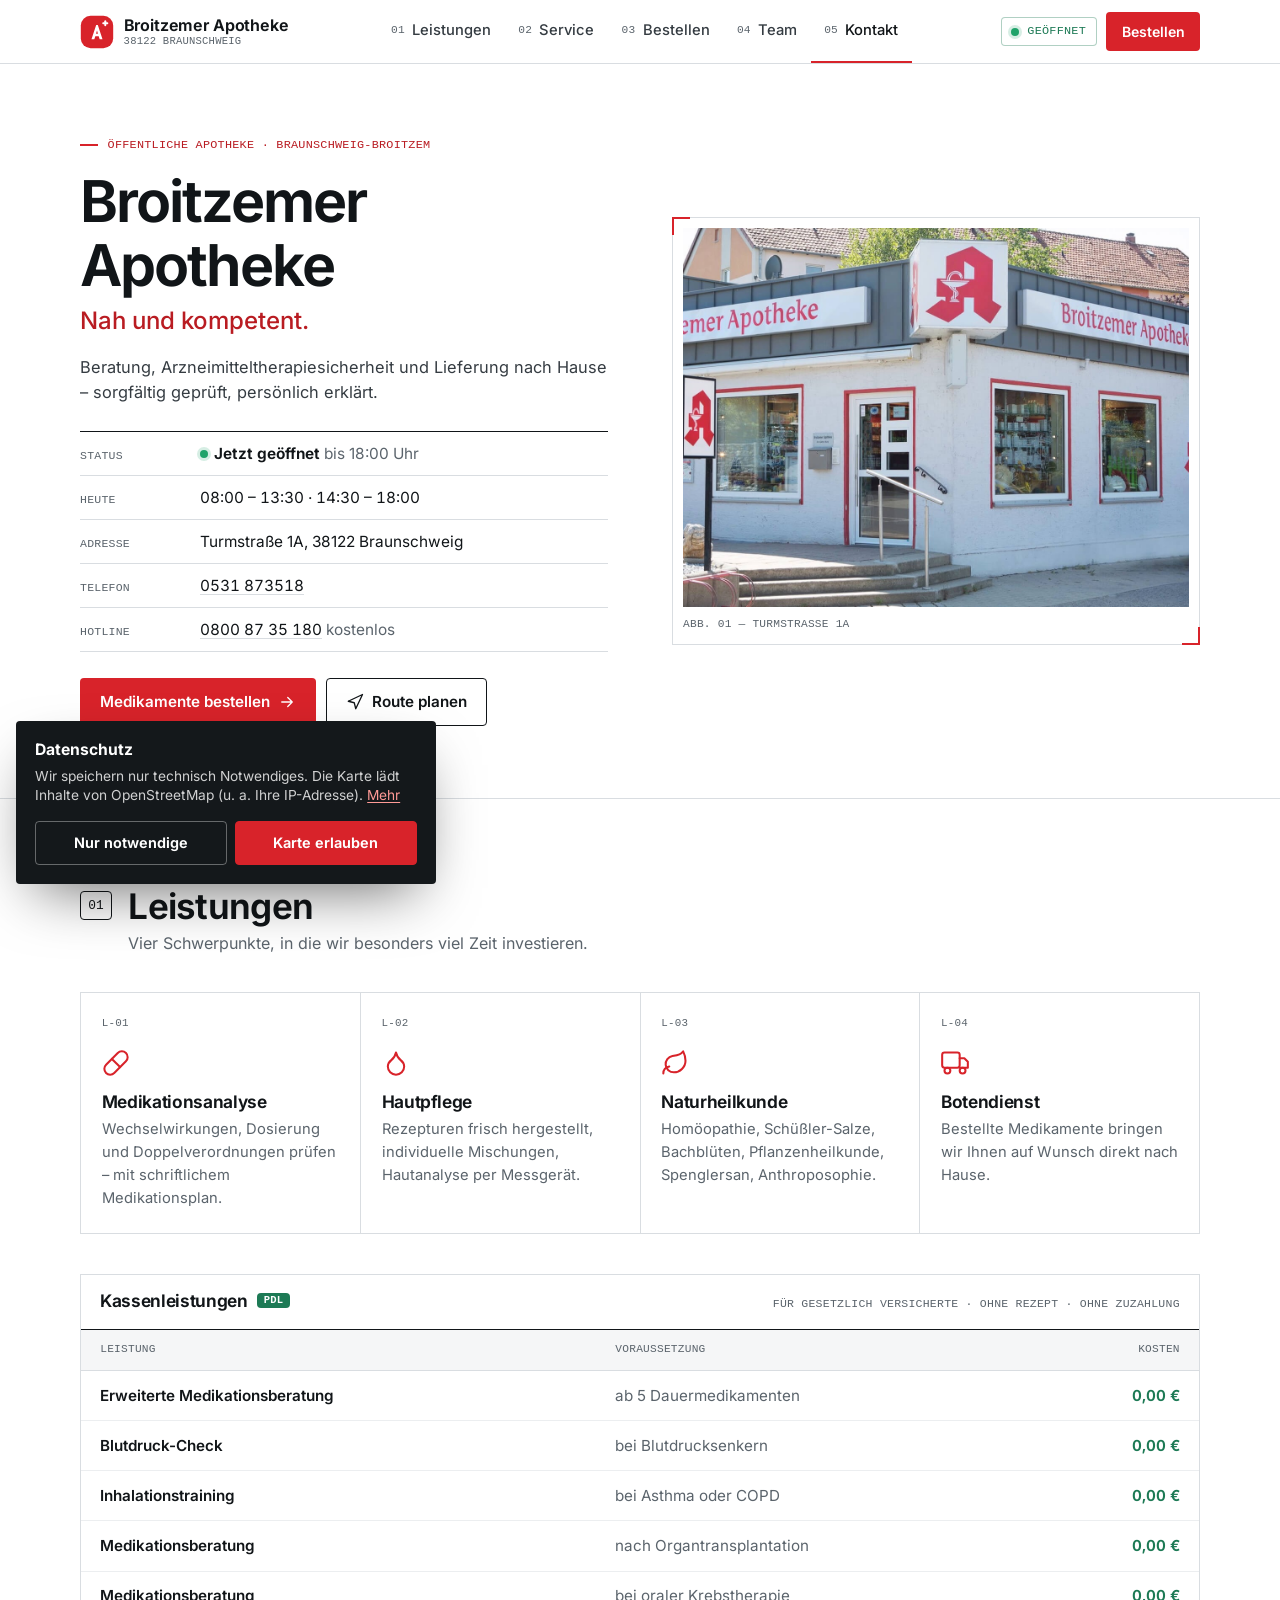
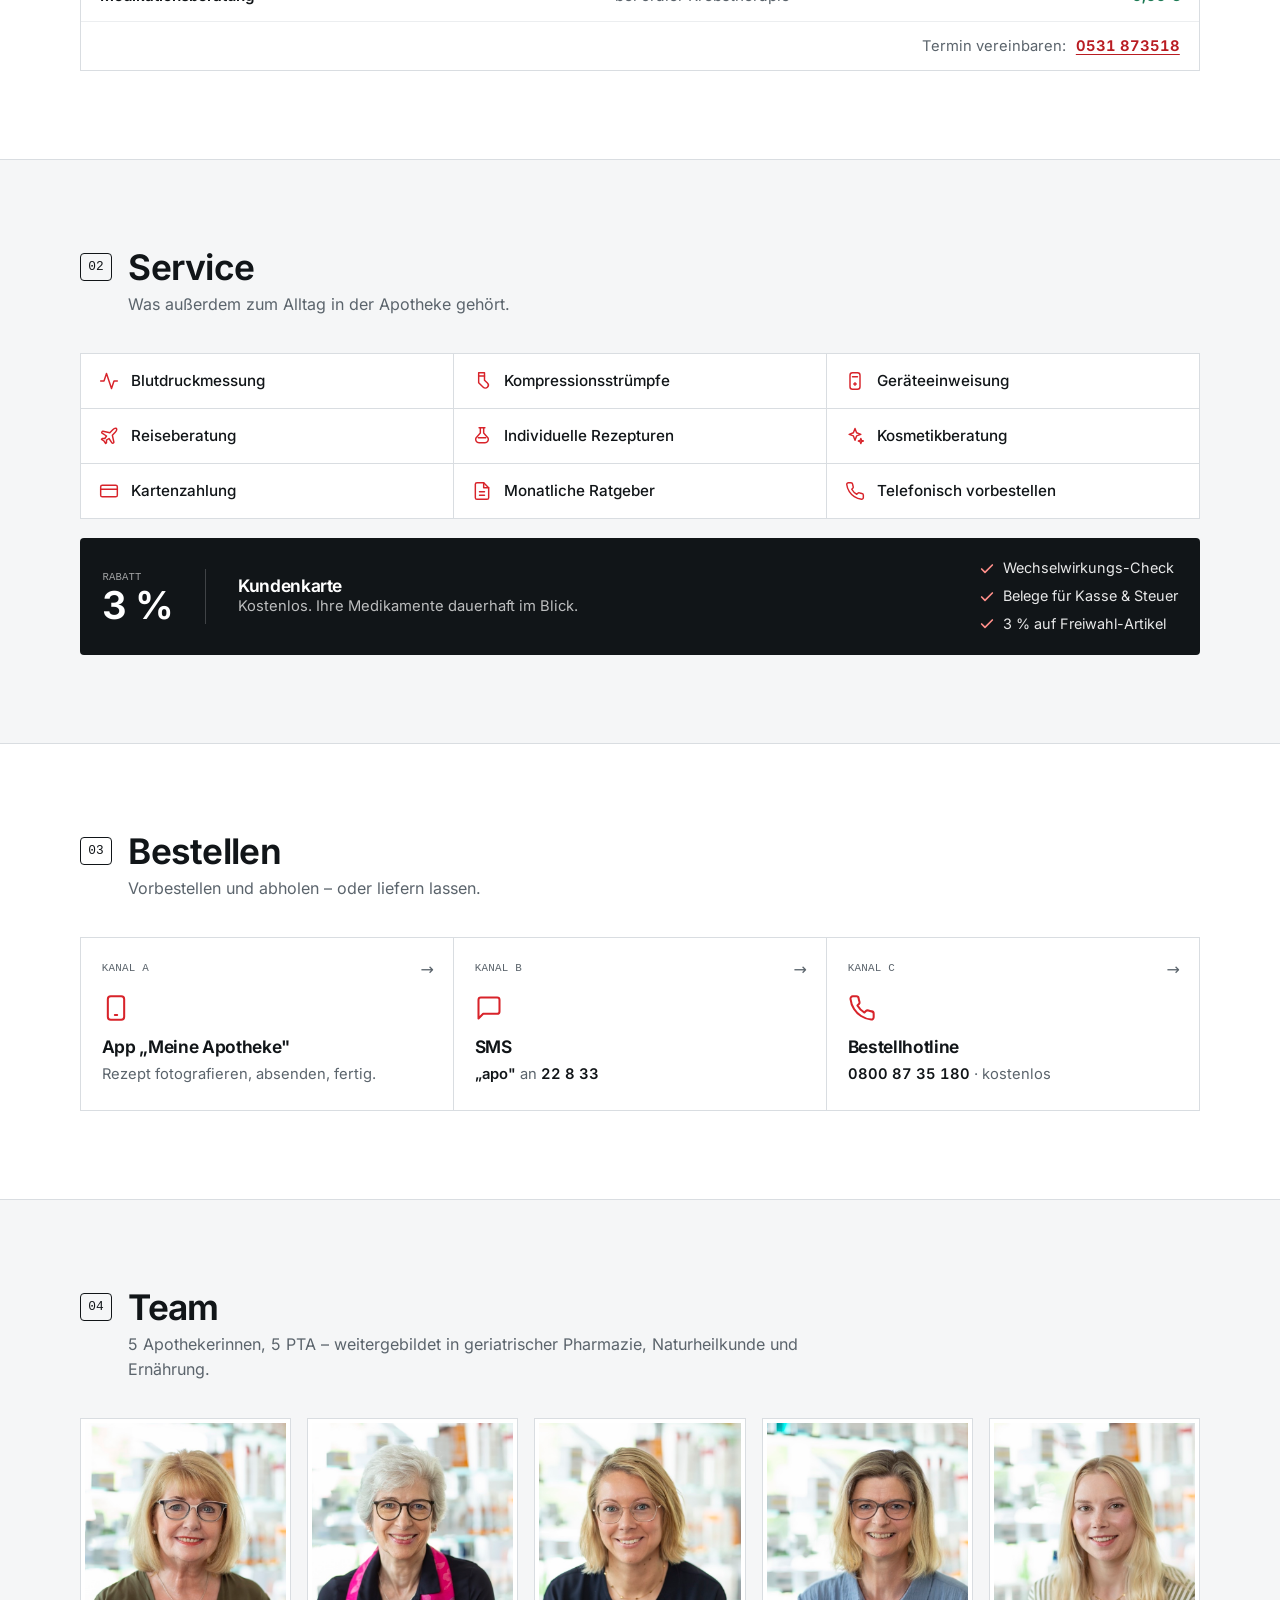
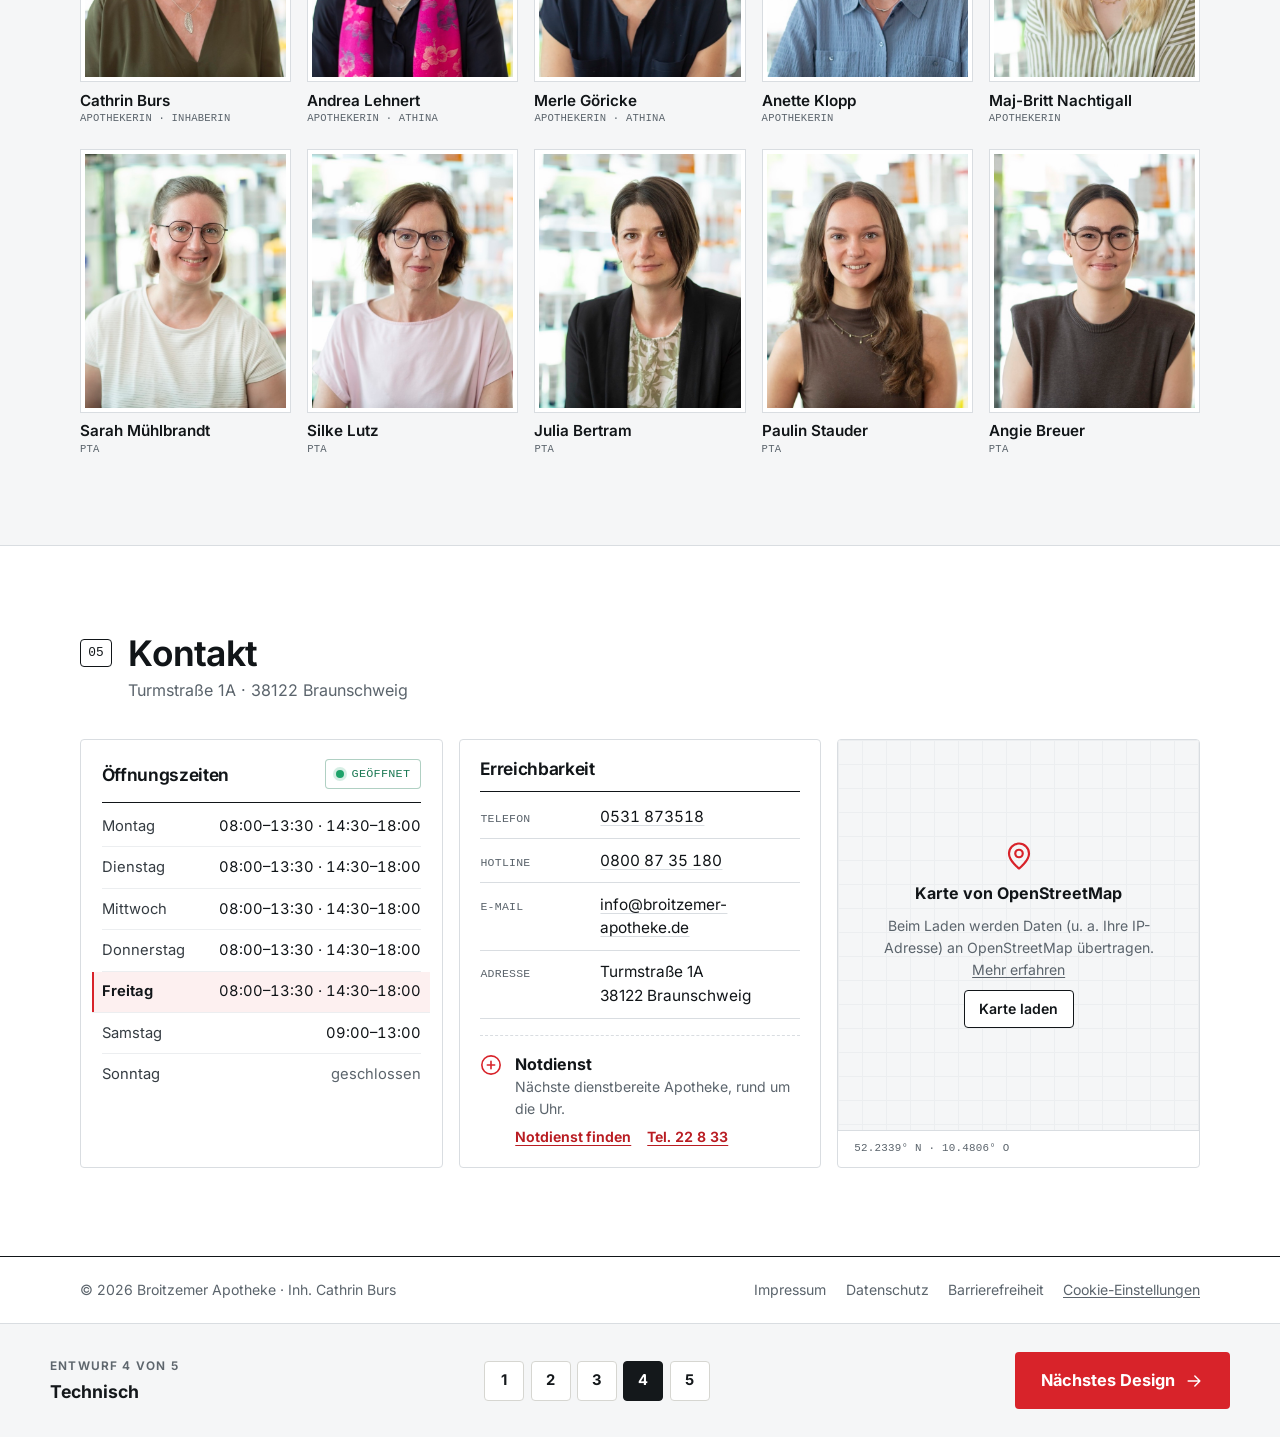
<file: index4.html>
<!DOCTYPE html>
<html lang="de">
<head>
  <meta charset="UTF-8" />
  <meta name="viewport" content="width=device-width, initial-scale=1.0, viewport-fit=cover" />
  <title>Broitzemer Apotheke Braunschweig – Entwurf 4 · Technisch</title>
  <meta name="description" content="Broitzemer Apotheke in Braunschweig: Medikationsanalyse, Kassenleistungen, Hautpflege, Naturheilkunde, Botendienst und Online-Bestellung." />
  <meta name="theme-color" content="#ffffff" />
  <meta name="robots" content="noindex" />
  <link rel="icon" href="assets/img/favicon.svg" type="image/svg+xml" />
  <link rel="preload" href="assets/fonts/inter-latin-wght.woff2" as="font" type="font/woff2" crossorigin />
  <link rel="stylesheet" href="assets/css/fonts.css" />
  <link rel="stylesheet" href="assets/css/design4.css" />
  <link rel="stylesheet" href="assets/css/shared.css" />
</head>
<body class="d4">
  <svg class="sprite" aria-hidden="true" focusable="false" xmlns="http://www.w3.org/2000/svg">
    <symbol id="i-phone" viewBox="0 0 24 24"><path d="M22 16.92v3a2 2 0 0 1-2.18 2 19.79 19.79 0 0 1-8.63-3.07 19.5 19.5 0 0 1-6-6 19.79 19.79 0 0 1-3.07-8.67A2 2 0 0 1 4.11 2h3a2 2 0 0 1 2 1.72c.13.96.36 1.9.7 2.81a2 2 0 0 1-.45 2.11L8.09 9.91a16 16 0 0 0 6 6l1.27-1.27a2 2 0 0 1 2.11-.45c.91.34 1.85.57 2.81.7A2 2 0 0 1 22 16.92z"/></symbol>
    <symbol id="i-pin" viewBox="0 0 24 24"><path d="M20 10c0 6-8 12-8 12s-8-6-8-12a8 8 0 0 1 16 0z"/><circle cx="12" cy="10" r="3"/></symbol>
    <symbol id="i-mobile" viewBox="0 0 24 24"><rect x="5" y="2" width="14" height="20" rx="2.5"/><path d="M11 18h2"/></symbol>
    <symbol id="i-sms" viewBox="0 0 24 24"><path d="M21 15a2 2 0 0 1-2 2H7l-4 4V5a2 2 0 0 1 2-2h14a2 2 0 0 1 2 2z"/></symbol>
    <symbol id="i-truck" viewBox="0 0 24 24"><rect x="1" y="3" width="15" height="13" rx="2"/><path d="M16 8h4l3 3v5h-7"/><circle cx="5.5" cy="18.5" r="2.5"/><circle cx="18.5" cy="18.5" r="2.5"/></symbol>
    <symbol id="i-arrow" viewBox="0 0 24 24"><path d="M5 12h14M13 6l6 6-6 6"/></symbol>
    <symbol id="i-pill" viewBox="0 0 24 24"><path d="m10.5 20.5 10-10a4.95 4.95 0 1 0-7-7l-10 10a4.95 4.95 0 1 0 7 7Z"/><path d="m8.5 8.5 7 7"/></symbol>
    <symbol id="i-drop" viewBox="0 0 24 24"><path d="M12 22a7 7 0 0 0 7-7c0-2-1-3.9-3-5.5s-3.5-4-4-6.5c-.5 2.5-2 4.9-4 6.5C6 11.1 5 13 5 15a7 7 0 0 0 7 7z"/></symbol>
    <symbol id="i-leaf" viewBox="0 0 24 24"><path d="M11 20A7 7 0 0 1 9.8 6.1C15.5 5 17 4.48 19 2c1 2 2 4.18 2 8 0 5.5-4.78 10-10 10z"/><path d="M2 21c0-3 1.85-5.36 5.08-6"/></symbol>
    <symbol id="i-check" viewBox="0 0 24 24"><path d="M20 6 9 17l-5-5"/></symbol>
    <symbol id="i-mail" viewBox="0 0 24 24"><rect x="3" y="5" width="18" height="14" rx="2"/><path d="m3 7 9 6 9-6"/></symbol>
    <symbol id="i-pulse" viewBox="0 0 24 24"><path d="M22 12h-4l-3 9L9 3l-3 9H2"/></symbol>
    <symbol id="i-sock" viewBox="0 0 24 24"><path d="M8 2h7v9l3.5 3.5a3.5 3.5 0 0 1-5 5L8 14z"/><path d="M8 6h7"/></symbol>
    <symbol id="i-device" viewBox="0 0 24 24"><rect x="6" y="2" width="12" height="20" rx="3"/><path d="M9 7h6M12 14v3M10.5 15.5h3"/></symbol>
    <symbol id="i-plane" viewBox="0 0 24 24"><path d="M17.8 19.2 16 11l3.5-3.5C21 6 21.5 4 21 3c-1-.5-3 0-4.5 1.5L13 8 4.8 6.2c-.5-.1-.9.1-1.1.5l-.3.5c-.2.5-.1 1 .3 1.3L9 12l-2 3H4l-1 1 3 2 2 3 1-1v-3l3-2 3.5 5.3c.3.4.8.5 1.3.3l.5-.2c.4-.3.6-.7.5-1.2z"/></symbol>
    <symbol id="i-flask" viewBox="0 0 24 24"><path d="M10 2v6.5L5 14a4 4 0 0 0 3.5 6h7A4 4 0 0 0 19 14l-5-5.5V2"/><path d="M8.5 2h7M7.5 14h9"/></symbol>
    <symbol id="i-sparkle" viewBox="0 0 24 24"><path d="M12 3l1.9 5.1L19 10l-5.1 1.9L12 17l-1.9-5.1L5 10l5.1-1.9z"/><path d="M19 15l.8 2.2L22 18l-2.2.8L19 21l-.8-2.2L16 18l2.2-.8z"/></symbol>
    <symbol id="i-card" viewBox="0 0 24 24"><rect x="2" y="5" width="20" height="14" rx="2"/><path d="M2 10h20"/></symbol>
    <symbol id="i-doc" viewBox="0 0 24 24"><path d="M14 2H6a2 2 0 0 0-2 2v16a2 2 0 0 0 2 2h12a2 2 0 0 0 2-2V8z"/><path d="M14 2v6h6M9 13h6M9 17h6"/></symbol>
    <symbol id="i-cross" viewBox="0 0 24 24"><circle cx="12" cy="12" r="10"/><path d="M12 8v8M8 12h8"/></symbol>
    <symbol id="i-nav" viewBox="0 0 24 24"><path d="M3 11l19-9-9 19-2-8-8-2z"/></symbol>
    <symbol id="i-bag" viewBox="0 0 24 24"><path d="M6 2 3 6v14a2 2 0 0 0 2 2h14a2 2 0 0 0 2-2V6l-3-4z"/><path d="M3 6h18M12 10v6M9 13h6"/></symbol>
    <symbol id="i-menu" viewBox="0 0 24 24"><path d="M4 7h16M4 12h16M4 17h16"/></symbol>
    <symbol id="i-x" viewBox="0 0 24 24"><path d="M18 6 6 18M6 6l12 12"/></symbol>
    <symbol id="logo" viewBox="0 0 42 42"><rect x="1" y="1" width="40" height="40" rx="12" fill="#d8232a" stroke="none"/><path d="M14.2 30 L20 12.5 h2 L27.8 30 h-3.5 l-1.2-3.9 h-4.2 L17.7 30 z M19.8 23.3 h2.4 L21 19 z" fill="#fff" stroke="none"/><rect x="27.5" y="9" width="7.5" height="2.4" rx="1.2" fill="#fff" stroke="none"/><rect x="30.05" y="6.45" width="2.4" height="7.5" rx="1.2" fill="#fff" stroke="none"/></symbol>
  </svg>

  <a class="skip-link" href="#main">Zum Inhalt springen</a>

  <!-- ===================== KOPFLEISTE ===================== -->
  <header class="bar" id="top" data-header>
    <div class="frame bar-in">
      <a href="#top" class="brand" aria-label="Broitzemer Apotheke – Startseite">
        <svg class="mark" aria-hidden="true"><use href="#logo"/></svg>
        <span><b>Broitzemer Apotheke</b><small class="mono">38122 Braunschweig</small></span>
      </a>

      <nav class="bar-nav" id="nav" aria-label="Hauptnavigation" data-spy>
        <a href="#leistungen"><span class="mono">01</span>Leistungen</a>
        <a href="#service"><span class="mono">02</span>Service</a>
        <a href="#bestellen"><span class="mono">03</span>Bestellen</a>
        <a href="#team"><span class="mono">04</span>Team</a>
        <a href="#kontakt"><span class="mono">05</span>Kontakt</a>
        <a href="tel:+49531873518" class="nav-mobile-only"><svg class="i" aria-hidden="true"><use href="#i-phone"/></svg>0531 873518</a>
      </nav>

      <div class="bar-right">
        <span class="sys mono" data-status role="status"><span class="dot" aria-hidden="true"></span><span data-status-short>…</span></span>
        <a href="#bestellen" class="btn btn-red btn-sm">Bestellen</a>
        <button class="burger" id="burger" aria-label="Menü öffnen" aria-expanded="false" aria-controls="nav">
          <svg class="i menu" aria-hidden="true"><use href="#i-menu"/></svg>
          <svg class="i x" aria-hidden="true"><use href="#i-x"/></svg>
        </button>
      </div>
    </div>
  </header>

  <main id="main">
    <!-- ===================== KOPFBEREICH ===================== -->
    <section class="frame hero">
      <div class="hero-copy">
        <p class="mono label">Öffentliche Apotheke · Braunschweig-Broitzem</p>
        <h1>Broitzemer Apotheke</h1>
        <p class="hero-claim">Nah und kompetent.</p>
        <p class="hero-lead">Beratung, Arzneimitteltherapie&shy;sicherheit und Lieferung nach Hause – sorgfältig geprüft, persönlich erklärt.</p>

        <dl class="spec" data-status>
          <div><dt class="mono">Status</dt><dd><span class="dot" aria-hidden="true"></span><b data-status-label>Öffnungszeiten</b> <span class="muted" data-status-sub>werden geladen …</span></dd></div>
          <div><dt class="mono">Heute</dt><dd class="num" data-status-hours>–</dd></div>
          <div><dt class="mono">Adresse</dt><dd>Turmstraße 1A, 38122 Braunschweig</dd></div>
          <div><dt class="mono">Telefon</dt><dd class="num"><a href="tel:+49531873518">0531 873518</a></dd></div>
          <div><dt class="mono">Hotline</dt><dd class="num"><a href="tel:+498008735180">0800 87 35 180</a> <span class="muted">kostenlos</span></dd></div>
        </dl>

        <div class="hero-actions">
          <a href="#bestellen" class="btn btn-red">Medikamente bestellen <svg class="i" aria-hidden="true"><use href="#i-arrow"/></svg></a>
          <a href="https://www.google.com/maps/search/?api=1&amp;query=Broitzemer+Apotheke+Turmstra%C3%9Fe+1A+38122+Braunschweig" class="btn btn-line" target="_blank" rel="noopener" aria-label="Route planen (öffnet Google Maps in neuem Tab)"><svg class="i" aria-hidden="true"><use href="#i-nav"/></svg>Route planen</a>
        </div>
      </div>

      <figure class="hero-fig">
        <img src="assets/img/aussenansicht.jpg" alt="Außenansicht der Broitzemer Apotheke an der Turmstraße" width="1400" height="900" fetchpriority="high">
        <figcaption class="mono">Abb. 01 — Turmstraße 1A</figcaption>
      </figure>
    </section>

    <!-- ===================== 01 LEISTUNGEN ===================== -->
    <section class="sec" id="leistungen">
      <div class="frame">
        <header class="sec-h reveal">
          <span class="mono idx">01</span>
          <h2>Leistungen</h2>
          <p>Vier Schwerpunkte, in die wir besonders viel Zeit investieren.</p>
        </header>

        <div class="cells c4">
          <article class="cell reveal" id="medikationsanalyse">
            <span class="mono code">L-01</span>
            <svg class="i ic" aria-hidden="true"><use href="#i-pill"/></svg>
            <h3>Medikations&shy;analyse</h3>
            <p>Wechselwirkungen, Dosierung und Doppelverordnungen prüfen – mit schriftlichem Medikationsplan.</p>
          </article>
          <article class="cell reveal" id="hautpflege">
            <span class="mono code">L-02</span>
            <svg class="i ic" aria-hidden="true"><use href="#i-drop"/></svg>
            <h3>Hautpflege</h3>
            <p>Rezepturen frisch hergestellt, individuelle Mischungen, Hautanalyse per Messgerät.</p>
          </article>
          <article class="cell reveal" id="naturheilkunde">
            <span class="mono code">L-03</span>
            <svg class="i ic" aria-hidden="true"><use href="#i-leaf"/></svg>
            <h3>Natur&shy;heilkunde</h3>
            <p>Homöopathie, Schüßler-Salze, Bachblüten, Pflanzenheilkunde, Spenglersan, Anthroposophie.</p>
          </article>
          <article class="cell reveal">
            <span class="mono code">L-04</span>
            <svg class="i ic" aria-hidden="true"><use href="#i-truck"/></svg>
            <h3>Botendienst</h3>
            <p>Bestellte Medikamente bringen wir Ihnen auf Wunsch direkt nach Hause.</p>
          </article>
        </div>

        <div class="tbl-wrap reveal" id="pdl">
          <div class="tbl-head">
            <h3>Kassenleistungen <span class="mono">pDL</span></h3>
            <p class="mono muted">Für gesetzlich Versicherte · ohne Rezept · ohne Zuzahlung</p>
          </div>
          <table class="tbl">
            <thead>
              <tr><th scope="col">Leistung</th><th scope="col">Voraussetzung</th><th scope="col" class="r">Kosten</th></tr>
            </thead>
            <tbody>
              <tr><td>Erweiterte Medikationsberatung</td><td>ab 5 Dauermedikamenten</td><td class="r num">0,00 €</td></tr>
              <tr><td>Blutdruck-Check</td><td>bei Blutdrucksenkern</td><td class="r num">0,00 €</td></tr>
              <tr><td>Inhalationstraining</td><td>bei Asthma oder COPD</td><td class="r num">0,00 €</td></tr>
              <tr><td>Medikationsberatung</td><td>nach Organtransplantation</td><td class="r num">0,00 €</td></tr>
              <tr><td>Medikationsberatung</td><td>bei oraler Krebstherapie</td><td class="r num">0,00 €</td></tr>
            </tbody>
          </table>
          <div class="tbl-foot">
            <span class="muted">Termin vereinbaren:</span>
            <a href="tel:+49531873518" class="num">0531 873518</a>
          </div>
        </div>
      </div>
    </section>

    <!-- ===================== 02 SERVICE ===================== -->
    <section class="sec sec-alt" id="service">
      <div class="frame">
        <header class="sec-h reveal">
          <span class="mono idx">02</span>
          <h2>Service</h2>
          <p>Was außerdem zum Alltag in der Apotheke gehört.</p>
        </header>

        <ul class="svc">
          <li class="reveal"><svg class="i" aria-hidden="true"><use href="#i-pulse"/></svg>Blutdruckmessung</li>
          <li class="reveal"><svg class="i" aria-hidden="true"><use href="#i-sock"/></svg>Kompressionsstrümpfe</li>
          <li class="reveal"><svg class="i" aria-hidden="true"><use href="#i-device"/></svg>Geräteeinweisung</li>
          <li class="reveal"><svg class="i" aria-hidden="true"><use href="#i-plane"/></svg>Reiseberatung</li>
          <li class="reveal"><svg class="i" aria-hidden="true"><use href="#i-flask"/></svg>Individuelle Rezepturen</li>
          <li class="reveal"><svg class="i" aria-hidden="true"><use href="#i-sparkle"/></svg>Kosmetikberatung</li>
          <li class="reveal"><svg class="i" aria-hidden="true"><use href="#i-card"/></svg>Kartenzahlung</li>
          <li class="reveal"><svg class="i" aria-hidden="true"><use href="#i-doc"/></svg>Monatliche Ratgeber</li>
          <li class="reveal"><svg class="i" aria-hidden="true"><use href="#i-phone"/></svg>Telefonisch vorbestellen</li>
        </ul>

        <div class="club reveal">
          <div class="club-val"><span class="mono">Rabatt</span><b class="num">3&nbsp;%</b></div>
          <div class="club-copy">
            <h3>Kundenkarte</h3>
            <p>Kostenlos. Ihre Medikamente dauerhaft im Blick.</p>
          </div>
          <ul class="club-list">
            <li><svg class="i" aria-hidden="true"><use href="#i-check"/></svg>Wechselwirkungs-Check</li>
            <li><svg class="i" aria-hidden="true"><use href="#i-check"/></svg>Belege für Kasse &amp; Steuer</li>
            <li><svg class="i" aria-hidden="true"><use href="#i-check"/></svg>3&nbsp;% auf Freiwahl-Artikel</li>
          </ul>
        </div>
      </div>
    </section>

    <!-- ===================== 03 BESTELLEN ===================== -->
    <section class="sec" id="bestellen">
      <div class="frame">
        <header class="sec-h reveal">
          <span class="mono idx">03</span>
          <h2>Bestellen</h2>
          <p>Vorbestellen und abholen – oder liefern lassen.</p>
        </header>

        <div class="cells c3">
          <a class="cell channel reveal" href="#bestellen">
            <span class="mono code">Kanal A</span>
            <svg class="i ic" aria-hidden="true"><use href="#i-mobile"/></svg>
            <h3>App „Meine Apotheke"</h3>
            <p>Rezept fotografieren, absenden, fertig.</p>
          </a>
          <a class="cell channel reveal" href="sms:22833?body=apo">
            <span class="mono code">Kanal B</span>
            <svg class="i ic" aria-hidden="true"><use href="#i-sms"/></svg>
            <h3>SMS</h3>
            <p><b class="num">„apo"</b> an <b class="num">22 8 33</b></p>
          </a>
          <a class="cell channel reveal" href="tel:+498008735180">
            <span class="mono code">Kanal C</span>
            <svg class="i ic" aria-hidden="true"><use href="#i-phone"/></svg>
            <h3>Bestellhotline</h3>
            <p><b class="num">0800 87 35 180</b> · kostenlos</p>
          </a>
        </div>
      </div>
    </section>

    <!-- ===================== 04 TEAM ===================== -->
    <section class="sec sec-alt" id="team">
      <div class="frame">
        <header class="sec-h reveal">
          <span class="mono idx">04</span>
          <h2>Team</h2>
          <p>5 Apothekerinnen, 5 PTA – weitergebildet in geriatrischer Pharmazie, Naturheilkunde und Ernährung.</p>
        </header>

        <ul class="team">
          <li><img src="assets/img/team/cathrin-burs.jpg" alt="" width="640" height="800" loading="lazy"><b>Cathrin Burs</b><small class="mono">Apothekerin · Inhaberin</small></li>
          <li><img src="assets/img/team/andrea-lehnert.jpg" alt="" width="640" height="800" loading="lazy"><b>Andrea Lehnert</b><small class="mono">Apothekerin · ATHINA</small></li>
          <li><img src="assets/img/team/merle-goericke.jpg" alt="" width="640" height="800" loading="lazy"><b>Merle Göricke</b><small class="mono">Apothekerin · ATHINA</small></li>
          <li><img src="assets/img/team/anette-klopp.jpg" alt="" width="640" height="800" loading="lazy"><b>Anette Klopp</b><small class="mono">Apothekerin</small></li>
          <li><img src="assets/img/team/maj-britt-nachtigall.jpg" alt="" width="640" height="800" loading="lazy"><b>Maj-Britt Nachtigall</b><small class="mono">Apothekerin</small></li>
          <li><img src="assets/img/team/sarah-muehlbrandt.jpg" alt="" width="640" height="800" loading="lazy"><b>Sarah Mühlbrandt</b><small class="mono">PTA</small></li>
          <li><img src="assets/img/team/silke-lutz.jpg" alt="" width="640" height="800" loading="lazy"><b>Silke Lutz</b><small class="mono">PTA</small></li>
          <li><img src="assets/img/team/julia-bertram.jpg" alt="" width="640" height="800" loading="lazy"><b>Julia Bertram</b><small class="mono">PTA</small></li>
          <li><img src="assets/img/team/paulin-stauder.jpg" alt="" width="640" height="800" loading="lazy"><b>Paulin Stauder</b><small class="mono">PTA</small></li>
          <li><img src="assets/img/team/angie-breuer.jpg" alt="" width="640" height="800" loading="lazy"><b>Angie Breuer</b><small class="mono">PTA</small></li>
        </ul>
      </div>
    </section>

    <!-- ===================== 05 KONTAKT ===================== -->
    <section class="sec" id="kontakt">
      <div class="frame">
        <header class="sec-h reveal">
          <span class="mono idx">05</span>
          <h2>Kontakt</h2>
          <p>Turmstraße 1A · 38122 Braunschweig</p>
        </header>

        <div class="contact">
          <div class="box reveal" id="oeffnungszeiten">
            <div class="box-head">
              <h3>Öffnungszeiten</h3>
              <span class="sys mono" data-status><span class="dot" aria-hidden="true"></span><span data-status-short>–</span></span>
            </div>
            <dl class="hours" data-hours>
              <div data-day="1"><dt>Montag</dt><dd class="num">08:00–13:30 · 14:30–18:00</dd></div>
              <div data-day="2"><dt>Dienstag</dt><dd class="num">08:00–13:30 · 14:30–18:00</dd></div>
              <div data-day="3"><dt>Mittwoch</dt><dd class="num">08:00–13:30 · 14:30–18:00</dd></div>
              <div data-day="4"><dt>Donnerstag</dt><dd class="num">08:00–13:30 · 14:30–18:00</dd></div>
              <div data-day="5"><dt>Freitag</dt><dd class="num">08:00–13:30 · 14:30–18:00</dd></div>
              <div data-day="6"><dt>Samstag</dt><dd class="num">09:00–13:00</dd></div>
              <div data-day="0"><dt>Sonntag</dt><dd class="closed">geschlossen</dd></div>
            </dl>
          </div>

          <div class="box reveal">
            <div class="box-head"><h3>Erreichbarkeit</h3></div>
            <dl class="spec spec-tight">
              <div><dt class="mono">Telefon</dt><dd class="num"><a href="tel:+49531873518">0531 873518</a></dd></div>
              <div><dt class="mono">Hotline</dt><dd class="num"><a href="tel:+498008735180">0800 87 35 180</a></dd></div>
              <div><dt class="mono">E-Mail</dt><dd><a href="mailto:info@broitzemer-apotheke.de">info@broitzemer-apotheke.de</a></dd></div>
              <div><dt class="mono">Adresse</dt><dd>Turmstraße 1A<br>38122 Braunschweig</dd></div>
            </dl>
            <div class="notdienst">
              <svg class="i" aria-hidden="true"><use href="#i-cross"/></svg>
              <div>
                <b>Notdienst</b>
                <p>Nächste dienstbereite Apotheke, rund um die Uhr.</p>
                <p class="notdienst-links">
                  <a href="https://www.aponet.de/apotheke/notdienstsuche" target="_blank" rel="noopener" aria-label="Notdienst-Apotheke bei aponet.de finden (öffnet in neuem Tab)">Notdienst finden</a>
                  <a href="tel:22833" class="num">Tel. 22 8 33</a>
                </p>
              </div>
            </div>
          </div>

          <div class="box map reveal">
            <div class="map-embed" id="mapEmbed" data-src="https://www.openstreetmap.org/export/embed.html?bbox=10.4726%2C52.2304%2C10.4886%2C52.2374&amp;layer=mapnik&amp;marker=52.2339%2C10.4806">
              <div class="map-consent" id="mapConsent">
                <svg class="i" aria-hidden="true"><use href="#i-pin"/></svg>
                <b>Karte von OpenStreetMap</b>
                <p>Beim Laden werden Daten (u.&nbsp;a. Ihre IP-Adresse) an OpenStreetMap übertragen. <a href="datenschutz.html">Mehr erfahren</a></p>
                <button type="button" class="btn btn-line btn-sm" id="mapLoadBtn">Karte laden</button>
              </div>
            </div>
            <p class="map-coords mono">52.2339° N · 10.4806° O</p>
          </div>
        </div>
      </div>
    </section>
  </main>

  <!-- ===================== FUSSZEILE ===================== -->
  <footer class="foot">
    <div class="frame foot-in">
      <span>© <span data-year>2026</span> Broitzemer Apotheke · Inh. Cathrin Burs</span>
      <span class="foot-links">
        <a href="impressum.html">Impressum</a>
        <a href="datenschutz.html">Datenschutz</a>
        <a href="barrierefreiheit.html">Barrierefreiheit</a>
        <button type="button" class="cookie-settings-btn" id="cookieSettings">Cookie-Einstellungen</button>
      </span>
    </div>
  </footer>

  <!-- ===================== ENTWURFS-UMSCHALTER ===================== -->
  <nav class="ds-switch" aria-label="Design-Entwürfe">
    <div class="ds-inner">
      <div class="ds-label"><small>Entwurf 4 von 5</small><b>Technisch</b></div>
      <div class="ds-dots">
        <a href="index.html" aria-label="Entwurf 1">1</a>
        <a href="index2.html" aria-label="Entwurf 2">2</a>
        <a href="index3.html" aria-label="Entwurf 3">3</a>
        <a href="index4.html" aria-current="page" aria-label="Entwurf 4">4</a>
        <a href="index5.html" aria-label="Entwurf 5">5</a>
      </div>
      <a class="ds-next" href="index5.html">Nächstes Design <svg class="i" aria-hidden="true"><use href="#i-arrow"/></svg></a>
    </div>
  </nav>

  <!-- ===================== MOBILE AKTIONSLEISTE ===================== -->
  <nav class="actbar" data-bottombar aria-label="Schnellaktionen">
    <a href="tel:+49531873518"><svg class="i" aria-hidden="true"><use href="#i-phone"/></svg>Anrufen</a>
    <a href="#bestellen" class="primary"><svg class="i" aria-hidden="true"><use href="#i-bag"/></svg>Bestellen</a>
  </nav>

  <!-- ===================== COOKIE-HINWEIS ===================== -->
  <div class="cookie-banner" id="cookieBanner" role="region" aria-label="Hinweis zu Datenschutz" hidden>
    <b>Datenschutz</b>
    <p>Wir speichern nur technisch Notwendiges. Die Karte lädt Inhalte von OpenStreetMap (u.&nbsp;a. Ihre IP-Adresse). <a href="datenschutz.html">Mehr</a></p>
    <div class="cookie-actions">
      <button type="button" id="cookieEssential">Nur notwendige</button>
      <button type="button" class="primary" id="cookieAll">Karte erlauben</button>
    </div>
  </div>

  <script src="assets/js/main.js" defer></script>
</body>
</html>
</file>
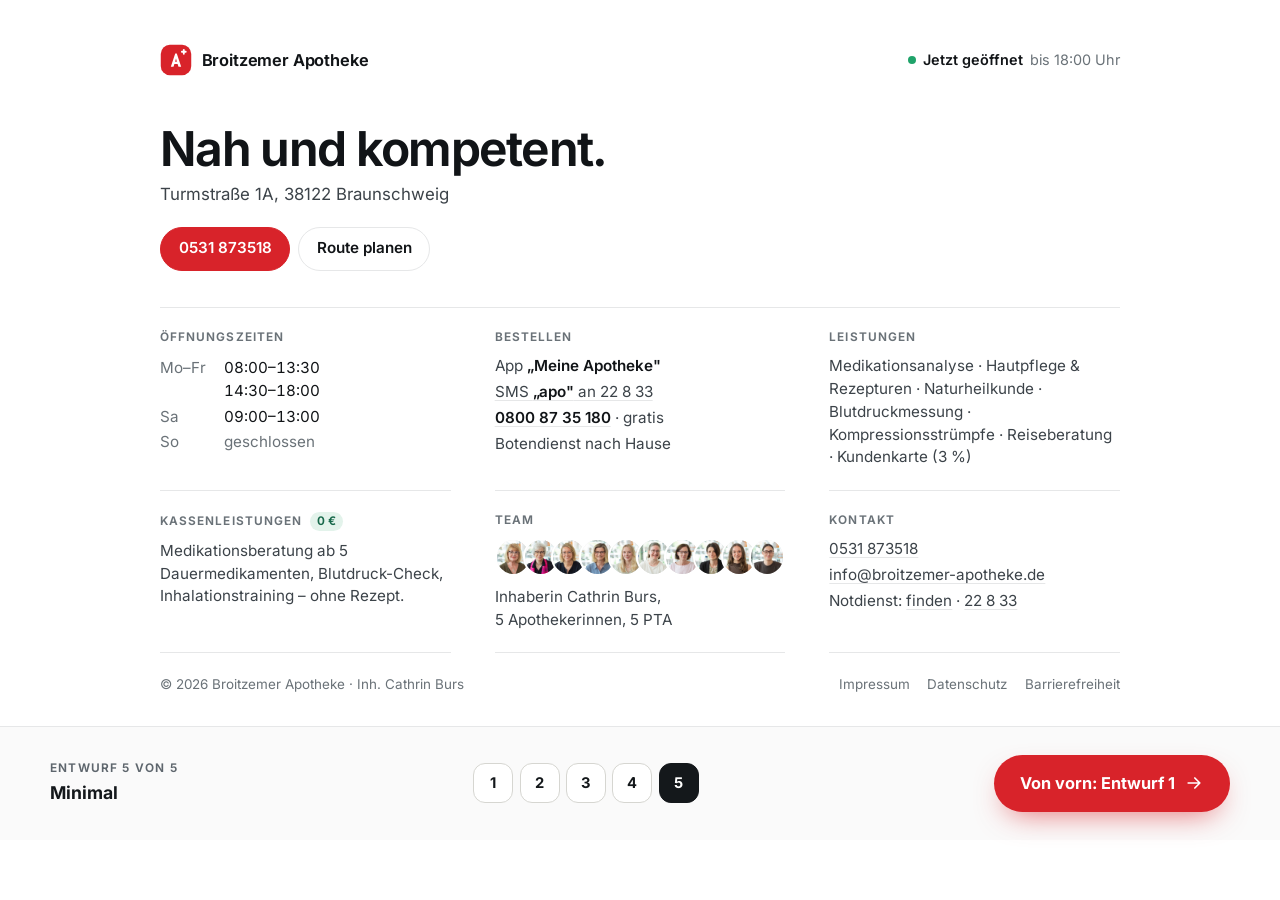
<file: index5.html>
<!DOCTYPE html>
<html lang="de">
<head>
  <meta charset="UTF-8" />
  <meta name="viewport" content="width=device-width, initial-scale=1.0, viewport-fit=cover" />
  <title>Broitzemer Apotheke Braunschweig – Entwurf 5 · Minimal</title>
  <meta name="description" content="Broitzemer Apotheke, Turmstraße 1A, 38122 Braunschweig. Öffnungszeiten, Bestellung, Leistungen und Kontakt auf einen Blick." />
  <meta name="theme-color" content="#ffffff" />
  <meta name="robots" content="noindex" />
  <link rel="icon" href="assets/img/favicon.svg" type="image/svg+xml" />
  <link rel="preload" href="assets/fonts/inter-latin-wght.woff2" as="font" type="font/woff2" crossorigin />
  <link rel="stylesheet" href="assets/css/fonts.css" />
  <link rel="stylesheet" href="assets/css/design5.css" />
  <link rel="stylesheet" href="assets/css/shared.css" />
</head>
<body class="d5">
  <svg class="sprite" aria-hidden="true" focusable="false" xmlns="http://www.w3.org/2000/svg">
    <symbol id="i-arrow" viewBox="0 0 24 24"><path d="M5 12h14M13 6l6 6-6 6"/></symbol>
    <symbol id="logo" viewBox="0 0 42 42"><rect x="1" y="1" width="40" height="40" rx="12" fill="#d8232a" stroke="none"/><path d="M14.2 30 L20 12.5 h2 L27.8 30 h-3.5 l-1.2-3.9 h-4.2 L17.7 30 z M19.8 23.3 h2.4 L21 19 z" fill="#fff" stroke="none"/><rect x="27.5" y="9" width="7.5" height="2.4" rx="1.2" fill="#fff" stroke="none"/><rect x="30.05" y="6.45" width="2.4" height="7.5" rx="1.2" fill="#fff" stroke="none"/></symbol>
  </svg>

  <main class="page" id="main">
    <header class="top">
      <a href="index5.html" class="brand" aria-label="Broitzemer Apotheke – Startseite">
        <svg class="mark" aria-hidden="true"><use href="#logo"/></svg>
        <span>Broitzemer Apotheke</span>
      </a>
      <p class="now" data-status role="status">
        <span class="dot" aria-hidden="true"></span>
        <b data-status-label>Öffnungszeiten</b>
        <span data-status-sub>werden geladen …</span>
      </p>
    </header>

    <section class="lead-in" aria-label="Adresse und Schnellkontakt">
      <h1>Nah und kompetent.</h1>
      <p class="addr">Turmstraße 1A, 38122 Braunschweig</p>
      <div class="acts">
        <a class="b b-red" href="tel:+49531873518">0531 873518</a>
        <a class="b" href="https://www.google.com/maps/search/?api=1&amp;query=Broitzemer+Apotheke+Turmstra%C3%9Fe+1A+38122+Braunschweig" target="_blank" rel="noopener" aria-label="Route planen (öffnet Google Maps in neuem Tab)">Route planen</a>
      </div>
    </section>

    <div class="facts">
      <section class="fact" id="oeffnungszeiten">
        <h2>Öffnungszeiten</h2>
        <dl class="kv">
          <div><dt>Mo–Fr</dt><dd>08:00–13:30<br>14:30–18:00</dd></div>
          <div><dt>Sa</dt><dd>09:00–13:00</dd></div>
          <div><dt>So</dt><dd class="off">geschlossen</dd></div>
        </dl>
      </section>

      <section class="fact" id="bestellen">
        <h2>Bestellen</h2>
        <ul class="lines">
          <li>App <b>„Meine Apotheke"</b></li>
          <li><a href="sms:22833?body=apo">SMS <b>„apo"</b> an 22 8 33</a></li>
          <li><a href="tel:+498008735180"><b>0800 87 35 180</b></a> · gratis</li>
          <li>Botendienst nach Hause</li>
        </ul>
      </section>

      <section class="fact" id="leistungen">
        <h2>Leistungen</h2>
        <p>Medikationsanalyse · Hautpflege &amp; Rezepturen · Naturheilkunde · Blutdruckmessung · Kompressionsstrümpfe · Reiseberatung · Kundenkarte (3&nbsp;%)</p>
      </section>

      <section class="fact" id="pdl">
        <h2>Kassenleistungen <span class="zero">0&nbsp;€</span></h2>
        <p>Medikationsberatung ab 5 Dauermedikamenten, Blutdruck-Check, Inhalationstraining – ohne Rezept.</p>
      </section>

      <section class="fact" id="team">
        <h2>Team</h2>
        <div class="faces" aria-hidden="true">
          <img src="assets/img/team/cathrin-burs.jpg" alt="" width="640" height="800" loading="lazy" title="Cathrin Burs">
          <img src="assets/img/team/andrea-lehnert.jpg" alt="" width="640" height="800" loading="lazy" title="Andrea Lehnert">
          <img src="assets/img/team/merle-goericke.jpg" alt="" width="640" height="800" loading="lazy" title="Merle Göricke">
          <img src="assets/img/team/anette-klopp.jpg" alt="" width="640" height="800" loading="lazy" title="Anette Klopp">
          <img src="assets/img/team/maj-britt-nachtigall.jpg" alt="" width="640" height="800" loading="lazy" title="Maj-Britt Nachtigall">
          <img src="assets/img/team/sarah-muehlbrandt.jpg" alt="" width="640" height="800" loading="lazy" title="Sarah Mühlbrandt">
          <img src="assets/img/team/silke-lutz.jpg" alt="" width="640" height="800" loading="lazy" title="Silke Lutz">
          <img src="assets/img/team/julia-bertram.jpg" alt="" width="640" height="800" loading="lazy" title="Julia Bertram">
          <img src="assets/img/team/paulin-stauder.jpg" alt="" width="640" height="800" loading="lazy" title="Paulin Stauder">
          <img src="assets/img/team/angie-breuer.jpg" alt="" width="640" height="800" loading="lazy" title="Angie Breuer">
        </div>
        <p>Inhaberin Cathrin Burs, 5&nbsp;Apothekerinnen, 5&nbsp;PTA</p>
      </section>

      <section class="fact" id="kontakt">
        <h2>Kontakt</h2>
        <ul class="lines">
          <li><a href="tel:+49531873518">0531 873518</a></li>
          <li><a href="mailto:info@broitzemer-apotheke.de">info@broitzemer-apotheke.de</a></li>
          <li>Notdienst: <a href="https://www.aponet.de/apotheke/notdienstsuche" target="_blank" rel="noopener" aria-label="Notdienst-Apotheke bei aponet.de finden (öffnet in neuem Tab)">finden</a> · <a href="tel:22833">22 8 33</a></li>
        </ul>
      </section>
    </div>

    <footer class="foot">
      <span>© <span data-year>2026</span> Broitzemer Apotheke · Inh. Cathrin Burs</span>
      <span class="foot-links">
        <a href="impressum.html">Impressum</a>
        <a href="datenschutz.html">Datenschutz</a>
        <a href="barrierefreiheit.html">Barrierefreiheit</a>
      </span>
    </footer>
  </main>

  <!-- ===================== ENTWURFS-UMSCHALTER ===================== -->
  <nav class="ds-switch" aria-label="Design-Entwürfe">
    <div class="ds-inner">
      <div class="ds-label"><small>Entwurf 5 von 5</small><b>Minimal</b></div>
      <div class="ds-dots">
        <a href="index.html" aria-label="Entwurf 1">1</a>
        <a href="index2.html" aria-label="Entwurf 2">2</a>
        <a href="index3.html" aria-label="Entwurf 3">3</a>
        <a href="index4.html" aria-label="Entwurf 4">4</a>
        <a href="index5.html" aria-current="page" aria-label="Entwurf 5">5</a>
      </div>
      <a class="ds-next" href="index.html">Von vorn: Entwurf 1 <svg class="i" aria-hidden="true"><use href="#i-arrow"/></svg></a>
    </div>
  </nav>

  <script src="assets/js/main.js" defer></script>
</body>
</html>
</file>
<file: assets/css/fonts.css>
/* Lokale, variable Web-Schriften (latin) – selbst gehostet statt Google Fonts CDN (DSGVO).
   Alle Schriften: SIL Open Font License 1.1 */
@font-face {
  font-family: "Plus Jakarta Sans";
  font-style: normal;
  font-weight: 200 800;
  font-display: swap;
  src: url("../fonts/plus-jakarta-sans-latin-wght.woff2") format("woff2");
  unicode-range: U+0000-00FF, U+0131, U+0152-0153, U+02BB-02BC, U+02C6, U+02DA, U+02DC, U+0304, U+0308, U+0329, U+2000-206F, U+20AC, U+2122, U+2191, U+2193, U+2212, U+2215, U+FEFF, U+FFFD;
}

@font-face {
  font-family: "Inter";
  font-style: normal;
  font-weight: 100 900;
  font-display: swap;
  src: url("../fonts/inter-latin-wght.woff2") format("woff2");
  unicode-range: U+0000-00FF, U+0131, U+0152-0153, U+02BB-02BC, U+02C6, U+02DA, U+02DC, U+0304, U+0308, U+0329, U+2000-206F, U+20AC, U+2122, U+2191, U+2193, U+2212, U+2215, U+FEFF, U+FFFD;
}

@font-face {
  font-family: "Bricolage Grotesque";
  font-style: normal;
  font-weight: 200 800;
  font-display: swap;
  src: url("../fonts/bricolage-grotesque-latin-wght.woff2") format("woff2");
  unicode-range: U+0000-00FF, U+0131, U+0152-0153, U+02BB-02BC, U+02C6, U+02DA, U+02DC, U+0304, U+0308, U+0329, U+2000-206F, U+20AC, U+2122, U+2191, U+2193, U+2212, U+2215, U+FEFF, U+FFFD;
}

@font-face {
  font-family: "Outfit";
  font-style: normal;
  font-weight: 100 900;
  font-display: swap;
  src: url("../fonts/outfit-latin-wght.woff2") format("woff2");
  unicode-range: U+0000-00FF, U+0131, U+0152-0153, U+02BB-02BC, U+02C6, U+02DA, U+02DC, U+0304, U+0308, U+0329, U+2000-206F, U+20AC, U+2122, U+2191, U+2193, U+2212, U+2215, U+FEFF, U+FFFD;
}
</file>
<file: assets/css/styles.css>
/* =========================================================
   Broitzemer Apotheke – Entwurf 1 „Klar & freundlich“
   Weiterentwicklung des bisherigen Designs:
   serifenlos, luftiger, weniger Text, mobil zuerst gedacht.
   ========================================================= */

:root {
  --red: #d8232a;
  --red-dark: #b71c22;
  --red-text: #c11f26;
  --red-soft: #fdeeed;
  --green: #1f7a5a;
  --green-soft: #e4f3ec;

  --ink: #121619;
  --ink-2: #3a4146;
  --muted: #5f676d;
  --line: #e8e8e4;
  --surface: #ffffff;
  --bg: #ffffff;
  --bg-soft: #f6f5f2;

  --r-sm: 12px;
  --r-md: 18px;
  --r-lg: 28px;
  --shadow-sm: 0 1px 2px rgba(18,22,25,.05), 0 2px 8px rgba(18,22,25,.04);
  --shadow-md: 0 18px 40px -18px rgba(18,22,25,.22);
  --shadow-lg: 0 40px 80px -30px rgba(18,22,25,.35);

  --container: 1200px;
  --gut: clamp(16px, 4.5vw, 40px);
  --header-h: 72px;

  --font: "Plus Jakarta Sans", system-ui, -apple-system, "Segoe UI", Roboto, sans-serif;
}

/* ---------- Reset ---------- */
*, *::before, *::after { box-sizing: border-box; }
* { margin: 0; }
html { -webkit-text-size-adjust: 100%; scroll-behavior: smooth; }
body {
  font-family: var(--font); color: var(--ink); background: var(--bg);
  font-size: 16px; line-height: 1.6; -webkit-font-smoothing: antialiased; overflow-x: hidden;
}
img, svg { display: block; max-width: 100%; }
img { height: auto; }
a { color: inherit; text-decoration: none; }
button { font: inherit; cursor: pointer; }
ul, ol { list-style: none; padding: 0; }
:focus-visible { outline: 3px solid var(--red); outline-offset: 3px; border-radius: 6px; }
[id] { scroll-margin-top: calc(var(--header-h) + 12px); }
@media (prefers-reduced-motion: reduce) {
  html { scroll-behavior: auto; }
  *, *::before, *::after { animation-duration: .001ms !important; animation-iteration-count: 1 !important; transition-duration: .001ms !important; }
}

.sprite { position: absolute; width: 0; height: 0; overflow: hidden; }
.i { width: 20px; height: 20px; fill: none; stroke: currentColor; stroke-width: 2; stroke-linecap: round; stroke-linejoin: round; flex: none; }

/* ---------- Typo ---------- */
h1, h2, h3 { font-weight: 750; letter-spacing: -.025em; line-height: 1.08; color: var(--ink); }
h1 { font-size: clamp(2.6rem, 7vw, 4.6rem); letter-spacing: -.045em; line-height: 1; }
h2 { font-size: clamp(1.85rem, 4vw, 2.8rem); }
h3 { font-size: 1.15rem; letter-spacing: -.015em; }
p { color: var(--ink-2); }
.lead { font-size: clamp(1.05rem, 1.6vw, 1.2rem); color: var(--ink-2); }
.eyebrow {
  display: inline-flex; align-items: center; gap: .5rem; margin-bottom: .8rem;
  font-size: .8rem; font-weight: 700; letter-spacing: .08em; text-transform: uppercase; color: var(--red-text);
}
.eyebrow::before { content: ""; width: 8px; height: 8px; border-radius: 50%; background: var(--red); }

/* ---------- Layout ---------- */
.container { width: 100%; max-width: var(--container); margin-inline: auto; padding-inline: var(--gut); }
.section { padding-block: clamp(56px, 8vw, 104px); }
.bg-soft { background: var(--bg-soft); }
.section-head { margin-bottom: clamp(28px, 4vw, 44px); max-width: 640px; }
.section-head-row { max-width: none; display: flex; align-items: flex-end; justify-content: space-between; gap: 1rem 3rem; flex-wrap: wrap; }
.section-head-row p { max-width: 36ch; color: var(--muted); }

/* ---------- Buttons ---------- */
.btn {
  display: inline-flex; align-items: center; justify-content: center; gap: .55rem;
  min-height: 48px; padding: .8rem 1.4rem; border-radius: 999px; border: 1px solid transparent;
  font-weight: 650; font-size: .98rem; white-space: nowrap;
  transition: transform .15s ease, background .2s ease, box-shadow .2s ease, border-color .2s ease;
}
.btn .i { width: 18px; height: 18px; }
.btn-primary { background: var(--red); color: #fff; box-shadow: 0 10px 24px -12px rgba(216,35,42,.8); }
.btn-primary:hover { background: var(--red-dark); transform: translateY(-1px); }
.btn-ghost { background: var(--surface); color: var(--ink); border-color: var(--line); }
.btn-ghost:hover { border-color: var(--ink); }
.btn-light { background: #fff; color: var(--ink); }
.btn-light:hover { transform: translateY(-1px); }
.btn-lg { min-height: 56px; padding: 1rem 1.6rem; font-size: 1.02rem; }
.btn-sm { min-height: 42px; padding: .55rem 1.1rem; font-size: .92rem; }

/* ---------- Status ---------- */
.dot { width: 8px; height: 8px; border-radius: 50%; background: var(--muted); position: relative; flex: none; }
.is-open .dot { background: #22a06b; }
.is-open .dot::after { content: ""; position: absolute; inset: 0; border-radius: 50%; background: #22a06b; animation: ping 2s ease-out infinite; }
.is-closed .dot { background: var(--red); }
@keyframes ping { from { transform: scale(1); opacity: .7; } to { transform: scale(3); opacity: 0; } }

.status-chip {
  display: inline-flex; align-items: center; gap: .5rem; padding: .35rem .75rem; border-radius: 999px;
  background: var(--bg-soft); font-size: .82rem; font-weight: 650; color: var(--ink); white-space: nowrap;
}
.status-chip.is-open { background: var(--green-soft); color: #145c43; }

/* =========================================================
   HEADER
   ========================================================= */
.header {
  position: sticky; top: 0; z-index: 100; height: var(--header-h);
  background: rgba(255,255,255,.82); backdrop-filter: saturate(1.6) blur(14px); -webkit-backdrop-filter: saturate(1.6) blur(14px);
  border-bottom: 1px solid transparent; transition: border-color .25s ease;
}
.header.scrolled { border-color: var(--line); }
.header-inner { height: 100%; display: flex; align-items: center; justify-content: space-between; gap: 1.2rem; }
.brand { display: inline-flex; align-items: center; gap: .65rem; }
.brand .mark { width: 38px; height: 38px; }
.brand .word { display: flex; flex-direction: column; line-height: 1.05; }
.brand .word b { font-size: 1.08rem; font-weight: 750; letter-spacing: -.02em; }
.brand .word span { font-size: .68rem; font-weight: 700; letter-spacing: .16em; text-transform: uppercase; color: var(--muted); }

.nav { display: flex; align-items: center; gap: .15rem; }
.nav a { padding: .5rem .85rem; border-radius: 999px; font-size: .95rem; font-weight: 550; color: var(--ink-2); transition: background .15s ease, color .15s ease; }
.nav a:hover { background: var(--bg-soft); color: var(--ink); }
.nav a.active { color: var(--ink); background: var(--bg-soft); }
.nav .nav-mobile-only { display: none; }

.header-cta { display: flex; align-items: center; gap: .6rem; }
.header-cta .tel { display: inline-flex; align-items: center; gap: .4rem; font-weight: 650; font-size: .95rem; padding: .4rem .5rem; }
.header-cta .tel .i { width: 17px; height: 17px; color: var(--red); }
.burger { display: none; width: 46px; height: 46px; border-radius: 14px; border: 1px solid var(--line); background: var(--surface); align-items: center; justify-content: center; }
.burger .i { width: 22px; height: 22px; }
.burger .x { display: none; }
body.nav-open .burger .menu { display: none; }
body.nav-open .burger .x { display: block; }

/* =========================================================
   HERO
   ========================================================= */
.hero { position: relative; padding-top: clamp(28px, 5vw, 64px); background: radial-gradient(70% 60% at 100% 0%, #fdeeed 0%, rgba(253,238,237,0) 70%); }
.hero-grid { display: grid; grid-template-columns: 1.02fr 1fr; gap: clamp(28px, 5vw, 64px); align-items: center; }

.status-pill {
  display: inline-flex; align-items: center; gap: .55rem; flex-wrap: wrap;
  padding: .45rem .95rem .45rem .8rem; border-radius: 999px; background: var(--surface);
  border: 1px solid var(--line); box-shadow: var(--shadow-sm); font-size: .88rem; color: var(--muted); margin-bottom: 1.6rem;
}
.status-pill b { color: var(--ink); font-weight: 700; }
.hero h1 .accent { color: var(--red); }
.hero-lead { margin-top: 1.3rem; max-width: 30rem; font-size: clamp(1.08rem, 1.7vw, 1.25rem); line-height: 1.55; }
.hero-actions { display: flex; flex-wrap: wrap; gap: .7rem; margin-top: 2rem; }

.hero-media { position: relative; margin: 0; border-radius: 32px; aspect-ratio: 5 / 4; }
.hero-media img { width: 100%; height: 100%; object-fit: cover; object-position: 55% 40%; border-radius: inherit; box-shadow: var(--shadow-lg); }
.float-card {
  position: absolute; display: flex; align-items: center; gap: .7rem; padding: .7rem 1rem .7rem .7rem;
  background: rgba(255,255,255,.9); backdrop-filter: blur(10px); -webkit-backdrop-filter: blur(10px);
  border-radius: 18px; box-shadow: var(--shadow-md); font-size: .9rem; line-height: 1.25;
}
.float-card b { display: block; font-weight: 700; }
.float-card small { color: var(--muted); font-size: .8rem; }
.float-card .ic { width: 38px; height: 38px; border-radius: 12px; display: grid; place-items: center; background: var(--red); color: #fff; }
.float-addr { left: -22px; bottom: 28px; animation: float 6s ease-in-out infinite; }
.float-deliver { right: -14px; top: 26px; animation: float 6s ease-in-out -3s infinite; }
.float-deliver .ic { background: var(--green); }
@keyframes float { 50% { transform: translateY(-8px); } }

/* ---------- Schnellzugriff (behoben: 4 Kacheln → 4 Spalten, mobil 2 × 2) ---------- */
.quick {
  display: grid; grid-template-columns: repeat(4, 1fr); gap: 6px; padding: 6px;
  margin-top: clamp(36px, 5vw, 64px); transform: translateY(50%);
  background: var(--surface); border: 1px solid var(--line); border-radius: 26px; box-shadow: var(--shadow-md);
  position: relative; z-index: 5;
}
.quick-item { display: flex; align-items: center; gap: .8rem; padding: .95rem 1rem; border-radius: 20px; transition: background .2s ease; min-width: 0; }
.quick-item:hover { background: var(--bg-soft); }
.quick-item .ic { width: 44px; height: 44px; border-radius: 14px; display: grid; place-items: center; background: var(--red-soft); color: var(--red); flex: none; }
.quick-item b { display: block; font-size: .98rem; font-weight: 700; line-height: 1.2; }
.quick-item small { display: block; font-size: .82rem; color: var(--muted); line-height: 1.3; white-space: nowrap; overflow: hidden; text-overflow: ellipsis; }
.quick-item > span:last-child { min-width: 0; }
.hero + .section { padding-top: calc(clamp(56px, 8vw, 104px) + 48px); }

/* =========================================================
   LEISTUNGEN
   ========================================================= */
.cards { display: grid; grid-template-columns: repeat(4, 1fr); gap: 1rem; }
.card {
  position: relative; display: flex; flex-direction: column; gap: .35rem;
  padding: 1.5rem 1.4rem 1.4rem; border-radius: var(--r-lg); background: var(--surface); border: 1px solid var(--line);
  transition: transform .2s ease, box-shadow .2s ease, border-color .2s ease;
}
.card:hover { transform: translateY(-4px); box-shadow: var(--shadow-md); border-color: transparent; }
.card .ic { width: 52px; height: 52px; border-radius: 16px; display: grid; place-items: center; background: var(--red-soft); color: var(--red); margin-bottom: 1.4rem; }
.card .ic .i { width: 24px; height: 24px; }
.card p { font-size: .92rem; color: var(--muted); }
.card .go { position: absolute; right: 1.3rem; top: 1.6rem; color: var(--muted); transition: transform .2s ease, color .2s ease; }
.card:hover .go { transform: translateX(3px); color: var(--red); }

/* =========================================================
   MEDIKATIONSANALYSE + pDL
   ========================================================= */
.split { display: grid; grid-template-columns: 1fr 1fr; gap: clamp(28px, 5vw, 72px); align-items: center; }
.split-media { border-radius: var(--r-lg); overflow: hidden; aspect-ratio: 5 / 4; }
.split-media img { width: 100%; height: 100%; object-fit: cover; }
.split-copy .lead { margin-top: 1rem; }
.steps { display: grid; gap: .6rem; margin-top: 1.6rem; counter-reset: s; }
.steps li { display: flex; align-items: center; gap: 1rem; padding: .85rem 1rem; background: var(--surface); border-radius: var(--r-md); border: 1px solid var(--line); }
.steps .num { width: 36px; height: 36px; border-radius: 12px; display: grid; place-items: center; background: var(--ink); color: #fff; font-weight: 700; flex: none; }
.steps b { display: block; line-height: 1.25; }
.steps small { color: var(--muted); font-size: .88rem; }

.pdl {
  margin-top: clamp(40px, 6vw, 72px); border-radius: 32px; padding: clamp(24px, 4vw, 48px);
  background: radial-gradient(80% 120% at 100% 0%, #25906a 0%, #135c43 55%, #0e4533 100%); color: #fff;
  position: relative; overflow: hidden;
}
.pdl-head { max-width: 40rem; }
.pdl-tag { display: inline-block; padding: .3rem .75rem; border-radius: 999px; background: #b6f0d4; color: #0e4533; font-weight: 750; font-size: .8rem; margin-bottom: 1rem; }
.pdl h3 { color: #fff; font-size: clamp(1.5rem, 3vw, 2.2rem); letter-spacing: -.03em; }
.pdl-head p { color: rgba(255,255,255,.82); margin-top: .7rem; }
.pdl-grid { display: grid; grid-template-columns: repeat(3, 1fr); gap: .8rem; margin-top: 1.8rem; }
.pdl-card { background: rgba(255,255,255,.1); border: 1px solid rgba(255,255,255,.16); border-radius: 20px; padding: 1.2rem; display: grid; gap: .2rem; }
.pdl-card .i { width: 26px; height: 26px; color: #b6f0d4; margin-bottom: .6rem; }
.pdl-card b { font-size: 1.05rem; line-height: 1.25; }
.pdl-card small { color: rgba(255,255,255,.75); font-size: .88rem; }
.pdl-foot { display: flex; align-items: center; justify-content: space-between; gap: 1rem 2rem; flex-wrap: wrap; margin-top: 1.6rem; }
.pdl-foot p { color: rgba(255,255,255,.78); font-size: .92rem; }

/* =========================================================
   HAUT & NATUR
   ========================================================= */
.duo { display: grid; grid-template-columns: 1fr 1fr; gap: clamp(16px, 2.5vw, 28px); }
.duo-card { border-radius: 32px; overflow: hidden; background: var(--bg-soft); display: flex; flex-direction: column; }
.duo-media { aspect-ratio: 16 / 10; overflow: hidden; }
.duo-media img { width: 100%; height: 100%; object-fit: cover; transition: transform .6s ease; }
.duo-card:hover .duo-media img { transform: scale(1.04); }
.duo-body { padding: clamp(22px, 3vw, 36px); }
.duo-body h2 { font-size: clamp(1.6rem, 3vw, 2.2rem); }
.duo-body > p { margin-top: .7rem; }
.checks { display: grid; gap: .5rem; margin-top: 1.2rem; }
.checks li { display: flex; align-items: center; gap: .6rem; font-weight: 550; }
.checks .i { width: 22px; height: 22px; padding: 4px; border-radius: 50%; background: var(--red); color: #fff; stroke-width: 3; }
.tags { display: flex; flex-wrap: wrap; gap: .45rem; margin-top: 1.2rem; }
.tags li { padding: .45rem .85rem; border-radius: 999px; background: var(--surface); border: 1px solid var(--line); font-size: .88rem; font-weight: 550; }

/* =========================================================
   SERVICES + KUNDENKARTE
   ========================================================= */
.svc { display: grid; grid-template-columns: repeat(3, 1fr); gap: .7rem; }
.svc li {
  display: flex; align-items: center; gap: .8rem; padding: 1rem 1.1rem; border-radius: var(--r-md);
  background: var(--surface); border: 1px solid var(--line); font-weight: 600; font-size: .98rem;
}
.svc .i { width: 40px; height: 40px; padding: 9px; border-radius: 12px; background: var(--red-soft); color: var(--red); }

.club {
  margin-top: 1.2rem; display: grid; grid-template-columns: 1fr auto; gap: 1.5rem 3rem; align-items: center;
  padding: clamp(22px, 3.5vw, 40px); border-radius: 32px; background: var(--ink); color: #fff; position: relative; overflow: hidden;
}
.club::after { content: ""; position: absolute; right: -80px; top: -120px; width: 320px; height: 320px; border-radius: 50%; background: radial-gradient(circle, rgba(216,35,42,.55), transparent 70%); pointer-events: none; }
.club-copy { display: flex; align-items: center; gap: 1.2rem; position: relative; z-index: 1; }
.club-badge { flex: none; width: 84px; height: 84px; border-radius: 26px; display: grid; place-items: center; background: var(--red); font-size: 1.7rem; font-weight: 800; letter-spacing: -.03em; transform: rotate(-6deg); }
.club h3 { color: #fff; font-size: 1.5rem; }
.club p { color: rgba(255,255,255,.72); margin-top: .2rem; }
.club-perks { display: grid; gap: .5rem; position: relative; z-index: 1; }
.club-perks li { display: flex; align-items: center; gap: .55rem; font-size: .95rem; color: rgba(255,255,255,.92); }
.club-perks .i { width: 18px; height: 18px; color: #ff8f8a; stroke-width: 3; }

/* =========================================================
   BESTELLEN
   ========================================================= */
.order { display: grid; grid-template-columns: 1.1fr .9fr; gap: clamp(28px, 5vw, 72px); align-items: center; }
.order .lead { margin-top: 1rem; }
.ways { display: grid; gap: .7rem; margin-top: 1.8rem; }
.way { display: flex; align-items: center; gap: 1rem; padding: 1rem 1.1rem; border-radius: 20px; border: 1px solid var(--line); background: var(--surface); transition: border-color .2s ease, box-shadow .2s ease; }
.way:hover { border-color: var(--red); box-shadow: var(--shadow-sm); }
.way .ic { width: 48px; height: 48px; border-radius: 14px; display: grid; place-items: center; background: var(--red-soft); color: var(--red); flex: none; }
.way b { display: block; line-height: 1.25; }
.way small { color: var(--muted); font-size: .88rem; }
.way .go { margin-left: auto; color: var(--muted); }

.phone { width: min(280px, 100%); margin-inline: auto; aspect-ratio: 9 / 18.5; padding: 10px; border-radius: 44px; background: #16191c; box-shadow: var(--shadow-lg); transform: rotate(4deg); }
.phone-screen { height: 100%; border-radius: 34px; background: linear-gradient(170deg, #fff 30%, #fdeeed); padding: 3rem 1.1rem 1.1rem; display: flex; flex-direction: column; align-items: center; text-align: center; }
.phone .pa { width: 62px; height: 62px; margin-bottom: .8rem; }
.phone-screen b { font-size: 1.05rem; }
.phone-screen small { font-size: .78rem; color: var(--muted); margin-bottom: 1.2rem; }
.phone-row { width: 100%; display: flex; align-items: center; gap: .6rem; padding: .7rem .8rem; margin-bottom: .5rem; border-radius: 14px; background: #fff; box-shadow: var(--shadow-sm); }
.phone-row .i { width: 18px; height: 18px; color: var(--red); }
.phone-row span { height: 8px; width: 85%; border-radius: 4px; background: #ececea; }
.phone-cta { margin-top: auto; width: 100%; padding: .8rem; border-radius: 999px; background: var(--red); color: #fff; font-weight: 700; font-size: .88rem; }

/* =========================================================
   TEAM
   ========================================================= */
.team { display: grid; grid-template-columns: repeat(5, 1fr); gap: 1rem; }
.member { display: flex; flex-direction: column; }
.member img { width: 100%; aspect-ratio: 4 / 5; object-fit: cover; object-position: center 18%; border-radius: 22px; background: #eceae5; margin-bottom: .75rem; transition: transform .35s ease; }
.member:hover img { transform: translateY(-4px); }
.member b { font-size: 1rem; line-height: 1.25; letter-spacing: -.01em; }
.member small { color: var(--muted); font-size: .86rem; }
.member .cert { align-self: flex-start; margin-top: .35rem; padding: .15rem .55rem; border-radius: 999px; background: var(--green-soft); color: var(--green); font-size: .7rem; font-weight: 750; letter-spacing: .06em; }

/* =========================================================
   KONTAKT
   ========================================================= */
.contact { display: grid; grid-template-columns: 1fr 1fr; gap: clamp(16px, 2.5vw, 28px); align-items: start; }
.contact-side { display: grid; gap: clamp(16px, 2.5vw, 28px); }
.panel { background: var(--surface); border: 1px solid var(--line); border-radius: var(--r-lg); padding: clamp(20px, 3vw, 30px); }
.panel-head { display: flex; align-items: center; justify-content: space-between; gap: 1rem; margin-bottom: 1rem; }
.panel h3 { display: flex; align-items: center; gap: .55rem; font-size: 1.15rem; }
.panel h3 .i { color: var(--red); }
.hours div { display: flex; justify-content: space-between; gap: 1rem; padding: .7rem 0; border-bottom: 1px solid var(--line); font-size: .96rem; }
.hours div:last-child { border-bottom: 0; }
.hours dt { color: var(--ink-2); }
.hours dd { font-variant-numeric: tabular-nums; font-weight: 550; text-align: right; }
.hours dd.closed { color: var(--muted); font-weight: 450; }
.hours .today { background: var(--red-soft); margin-inline: -.8rem; padding-inline: .8rem; border-radius: 12px; border-bottom-color: transparent; }
.hours .today dt { font-weight: 750; color: var(--ink); }
.hours .today dt::after { content: "Heute"; margin-left: .5rem; font-size: .7rem; font-weight: 750; text-transform: uppercase; letter-spacing: .06em; color: var(--red-text); }

.notdienst { display: flex; gap: .9rem; margin-top: 1.2rem; padding: 1.1rem; border-radius: var(--r-md); background: var(--bg-soft); }
.notdienst > .i { width: 26px; height: 26px; color: var(--red); margin-top: 2px; }
.notdienst p { font-size: .9rem; color: var(--muted); }
.notdienst-actions { display: flex; flex-wrap: wrap; gap: .5rem 1.2rem; margin-top: .5rem; }
.notdienst-actions a { font-weight: 700; color: var(--red-text); text-decoration: underline; text-underline-offset: 3px; }

.contacts { display: grid; gap: .3rem; padding: clamp(10px, 1.5vw, 14px); }
.ci { display: flex; align-items: center; gap: .9rem; padding: .7rem; border-radius: 16px; transition: background .15s ease; min-width: 0; }
a.ci:hover { background: var(--bg-soft); }
.ci .ic { width: 44px; height: 44px; border-radius: 14px; display: grid; place-items: center; background: var(--red-soft); color: var(--red); flex: none; }
.ci b { display: block; line-height: 1.25; overflow-wrap: anywhere; }
.ci small { color: var(--muted); font-size: .85rem; }

.map { border-radius: var(--r-lg); overflow: hidden; border: 1px solid var(--line); display: flex; flex-direction: column; background: var(--surface); }
.map .map-consent { background: var(--bg-soft); background-image: radial-gradient(rgba(18,22,25,.07) 1px, transparent 1px); background-size: 20px 20px; }
.map .map-consent .i { color: var(--red); width: 32px; height: 32px; }
.map .map-consent p { color: var(--muted); }
.map-route { display: flex; align-items: center; justify-content: center; gap: .5rem; padding: 1rem; font-weight: 700; border-top: 1px solid var(--line); color: var(--red-text); }
.map-route:hover { background: var(--red-soft); }

/* =========================================================
   FOOTER
   ========================================================= */
.footer { background: var(--ink); color: rgba(255,255,255,.75); padding-top: clamp(44px, 6vw, 72px); font-size: .93rem; }
.footer .brand .word b { color: #fff; }
.footer .brand .word span { color: rgba(255,255,255,.6); }
.footer-grid { display: grid; grid-template-columns: 1.4fr 1fr 1.2fr; gap: 2rem; }
.footer p { color: rgba(255,255,255,.65); margin-top: 1rem; max-width: 30ch; }
.footer ul { display: grid; gap: .55rem; align-content: start; }
.footer a:hover { color: #fff; }
.footer-foot { display: flex; justify-content: space-between; flex-wrap: wrap; gap: .8rem 1.5rem; margin-top: 2.5rem; padding-block: 1.4rem; border-top: 1px solid rgba(255,255,255,.12); font-size: .85rem; color: rgba(255,255,255,.6); }
.footer-foot .legal { display: flex; flex-wrap: wrap; gap: .5rem 1.2rem; }

/* =========================================================
   MOBILE AKTIONSLEISTE
   ========================================================= */
.bottombar { display: none; }

/* =========================================================
   REVEAL
   ========================================================= */
.reveal { opacity: 0; transform: translateY(16px); transition: opacity .6s ease, transform .6s ease; }
.reveal.in { opacity: 1; transform: none; }

/* =========================================================
   RESPONSIVE
   ========================================================= */
@media (max-width: 1100px) {
  .header-cta .tel { display: none; }
  .cards { grid-template-columns: repeat(2, 1fr); }
}

/* Team am Handy: Inhaberin quer oben, darunter 3 × 3 – alle auf einen Blick, kein Seitwärts-Wischen */
@media (max-width: 760px) {
  .team { grid-template-columns: repeat(3, 1fr); gap: 1rem .6rem; }
  .member img { border-radius: 14px; margin-bottom: .45rem; }
  .member b { font-size: .82rem; line-height: 1.2; }
  .member small { font-size: .72rem; line-height: 1.25; }
  .member .cert { font-size: .6rem; padding: .1rem .4rem; margin-top: .25rem; }
  .member:first-child { grid-column: 1 / -1; display: grid; grid-template-columns: calc((100% - 1.2rem) / 3) 1fr; column-gap: .9rem; align-items: center; }
  .member:first-child img { grid-row: span 2; margin: 0; }
  .member:first-child b { font-size: 1.05rem; align-self: end; }
  .member:first-child small { font-size: .85rem; align-self: start; }
}

@media (max-width: 900px) {
  :root { --header-h: 64px; }
  .nav, .header-cta .btn { display: none; }
  .burger { display: inline-flex; }
  .nav.open {
    display: flex; flex-direction: column; align-items: stretch; gap: .2rem;
    position: fixed; inset: var(--header-h) 0 auto 0; z-index: 90;
    background: var(--surface); padding: .8rem var(--gut) 1.4rem; border-bottom: 1px solid var(--line); box-shadow: var(--shadow-lg);
  }
  .nav.open a { padding: .95rem 1rem; font-size: 1.08rem; border-radius: 14px; }
  .nav.open .nav-mobile-only { display: flex; align-items: center; gap: .5rem; color: var(--red-text); font-weight: 700; }

  .hero-grid { grid-template-columns: 1fr; }
  .hero-copy { text-align: left; }
  .hero-media { aspect-ratio: 16 / 11; border-radius: 26px; }
  .float-addr { left: 12px; bottom: 12px; }
  .float-deliver { right: 12px; top: 12px; }

  .quick { grid-template-columns: repeat(2, 1fr); transform: none; margin-top: 16px; }
  .hero { padding-bottom: 8px; }
  .hero + .section { padding-top: clamp(56px, 8vw, 104px); }

  .split, .order, .contact { grid-template-columns: 1fr; }
  .split-media { aspect-ratio: 16 / 10; }
  .phone { display: none; }
  .duo { grid-template-columns: 1fr; }
  .pdl-grid { grid-template-columns: 1fr; }
  .pdl-card { grid-template-columns: auto 1fr; column-gap: .9rem; align-items: center; }
  .pdl-card .i { grid-row: span 2; margin: 0; }

  .svc { display: flex; flex-wrap: wrap; gap: .5rem; }
  .svc li { padding: .45rem .8rem .45rem .45rem; gap: .5rem; border-radius: 999px; font-size: .86rem; }
  .svc .i { width: 28px; height: 28px; padding: 6px; border-radius: 50%; }
  .club { grid-template-columns: 1fr; }

  .footer-grid { grid-template-columns: 1fr 1fr; }
  .footer-grid > div:first-child { grid-column: 1 / -1; }

  /* Mobile Aktionsleiste unten */
  .bottombar {
    display: grid; grid-template-columns: 1fr 1.3fr 1fr; gap: 6px;
    position: fixed; left: 10px; right: 10px; bottom: calc(10px + env(safe-area-inset-bottom)); z-index: 95;
    padding: 6px; border-radius: 22px; background: rgba(18,22,25,.92); backdrop-filter: blur(14px); -webkit-backdrop-filter: blur(14px);
    box-shadow: 0 18px 40px -12px rgba(0,0,0,.5);
    transform: translateY(140%); transition: transform .35s cubic-bezier(.2,.9,.3,1);
  }
  .bottombar.show { transform: none; }
  .bottombar a { display: flex; flex-direction: column; align-items: center; justify-content: center; gap: 2px; min-height: 52px; border-radius: 16px; color: #fff; font-size: .78rem; font-weight: 650; }
  .bottombar a.primary { background: var(--red); flex-direction: row; gap: .45rem; font-size: .95rem; }
  .bottombar .i { width: 20px; height: 20px; }
  .ds-switch { --ds-safe: 84px; }
  body { --cookie-offset: 0px; }
}

@media (max-width: 560px) {
  .header-cta .status-chip { display: none; }
  h1 { font-size: clamp(2.5rem, 12vw, 3.2rem); }
  .hero-actions .btn { flex: 1 1 100%; }
  .quick-item { flex-direction: column; align-items: flex-start; gap: .6rem; padding: .9rem; }
  .quick-item small { white-space: normal; }
  .cards { grid-template-columns: 1fr 1fr; gap: .6rem; }
  .card { padding: 1.1rem 1rem; border-radius: 22px; }
  .card .ic { width: 44px; height: 44px; border-radius: 14px; margin-bottom: 1rem; }
  .card h3 { font-size: 1rem; }
  .card p { font-size: .84rem; }
  .card .go { display: none; }
  .float-deliver { display: none; }
  .footer-grid { grid-template-columns: 1fr; }
}
</file>
<file: assets/css/shared.css>
/* =========================================================
   Gemeinsame Bausteine aller Entwürfe
   – Intro-Pop-up, Entwurfs-Umschalter, Cookie-Hinweis, Karten-Freigabe
   Farben/Schriften kommen über Variablen aus dem jeweiligen Design.
   ========================================================= */
:root {
  --x-font: var(--font, system-ui, sans-serif);
  --x-accent: var(--red, #d8232a);
  --x-ink: #14181b;
  --x-muted: #5e666d;
  --x-line: #e6e6e3;
  --x-surface: #ffffff;
}

html.intro-lock { overflow: hidden; }

/* ---------- Intro-Pop-up ---------- */
.intro {
  border: 0; padding: 0; margin: auto; background: transparent; color: var(--x-ink);
  width: min(560px, calc(100% - 32px)); max-width: none; max-height: calc(100dvh - 32px);
  font-family: var(--x-font); overflow: visible;
}
.intro::backdrop { background: rgba(10, 12, 14, 0); backdrop-filter: blur(0); transition: background .3s ease, backdrop-filter .3s ease; }
.intro.show::backdrop { background: rgba(10, 12, 14, .55); backdrop-filter: blur(8px); -webkit-backdrop-filter: blur(8px); }
.intro-card {
  position: relative; overflow: auto; max-height: calc(100dvh - 32px);
  background: var(--x-surface); border-radius: 28px;
  box-shadow: 0 40px 100px -30px rgba(0,0,0,.55);
  padding: clamp(24px, 5vw, 40px);
  opacity: 0; transform: translateY(18px) scale(.97);
  transition: opacity .3s ease, transform .35s cubic-bezier(.2,.9,.3,1.2);
}
.intro.show .intro-card { opacity: 1; transform: none; }
.intro-card::before {
  content: ""; position: absolute; inset: 0 0 auto 0; height: 6px;
  background: linear-gradient(90deg, #d8232a, #ff7a59 45%, #2f9e76);
}
.intro-top { display: flex; align-items: center; gap: .75rem; margin-bottom: 1.4rem; }
.intro-top svg { width: 40px; height: 40px; flex: none; }
.intro-top span { font-size: .78rem; font-weight: 600; letter-spacing: .08em; text-transform: uppercase; color: var(--x-muted); }
.intro h2 {
  font-family: var(--x-font); font-size: clamp(1.45rem, 4.6vw, 1.9rem); line-height: 1.15;
  font-weight: 750; letter-spacing: -.02em; color: var(--x-ink); margin: 0;
}
.intro-lead { margin: .6rem 0 1.4rem; font-size: 1.05rem; color: #3b4248; }
.intro-list { list-style: none; padding: 0; margin: 0 0 1.4rem; display: grid; gap: .45rem; }
.intro-list li {
  display: grid; grid-template-columns: auto 1fr; gap: .1rem .9rem; align-items: center;
  padding: .6rem .9rem; border: 1px solid var(--x-line); border-radius: 16px;
}
.intro-list .n {
  grid-row: span 2; width: 38px; height: 38px; border-radius: 12px; display: grid; place-items: center;
  font-weight: 700; font-size: .95rem; color: #fff;
}
.intro-list li:nth-child(1) .n { background: #d8232a; }
.intro-list li:nth-child(2) .n { background: #e9a23b; }
.intro-list li:nth-child(3) .n { background: #14181b; }
.intro-list li:nth-child(4) .n { background: #1f5f99; }
.intro-list li:nth-child(5) .n { background: #7a8288; }
.intro-list b { font-size: .98rem; line-height: 1.2; }
.intro-list small { font-size: .84rem; color: var(--x-muted); line-height: 1.3; }
.intro-hint { font-size: .86rem; color: var(--x-muted); margin: 0 0 1.4rem; }
.intro-foot { display: flex; align-items: flex-end; justify-content: space-between; gap: 1rem; flex-wrap: wrap; }
.intro-sign { font-size: .95rem; color: #3b4248; line-height: 1.35; }
.intro-sign b { display: block; color: var(--x-ink); font-size: 1.05rem; }
.intro-btn {
  appearance: none; border: 0; cursor: pointer; font: inherit; font-weight: 650; font-size: 1rem;
  color: #fff; background: var(--x-ink); padding: .95rem 1.5rem; border-radius: 999px; min-height: 48px;
  display: inline-flex; align-items: center; gap: .5rem; transition: transform .15s ease, background .2s ease;
}
.intro-btn:hover { background: var(--x-accent); transform: translateY(-1px); }
.intro-btn svg { width: 18px; height: 18px; }
@media (max-width: 520px) {
  .intro { margin: auto 0 0; width: 100%; max-height: 100dvh; }
  .intro-card { border-radius: 26px 26px 0 0; padding-bottom: calc(24px + env(safe-area-inset-bottom)); max-height: 92dvh; }
  .intro.show .intro-card { transform: none; }
  .intro-card { transform: translateY(40px); }
  .intro-foot { flex-direction: column; align-items: stretch; }
  .intro-btn { justify-content: center; width: 100%; }
}

/* ---------- Entwurfs-Umschalter (ganz unten) ---------- */
.ds-switch {
  font-family: var(--x-font);
  background: repeating-linear-gradient(135deg, #f3f3f1 0 12px, #efefec 12px 24px);
  border-top: 1px dashed #c9c9c4; color: var(--x-ink);
  padding: 28px 16px calc(28px + var(--ds-safe, 0px));
}
.ds-inner {
  max-width: 1180px; margin-inline: auto; display: flex; align-items: center; justify-content: space-between;
  gap: 1rem 2rem; flex-wrap: wrap;
}
.ds-label { display: grid; gap: .15rem; }
.ds-label small { font-size: .74rem; font-weight: 650; letter-spacing: .1em; text-transform: uppercase; color: var(--x-muted); }
.ds-label b { font-size: 1.1rem; font-weight: 700; }
.ds-dots { display: flex; gap: .4rem; }
.ds-dots a {
  width: 40px; height: 40px; border-radius: 12px; display: grid; place-items: center; font-weight: 700; font-size: .92rem;
  border: 1px solid #d6d6d1; background: #fff; color: var(--x-ink); text-decoration: none;
}
.ds-dots a[aria-current="page"] { background: var(--x-ink); color: #fff; border-color: var(--x-ink); }
.ds-dots a:hover { border-color: var(--x-ink); }
.ds-next {
  display: inline-flex; align-items: center; gap: .6rem; padding: 1rem 1.6rem; min-height: 52px;
  border-radius: 999px; background: var(--x-accent); color: #fff; font-weight: 700; font-size: 1.02rem;
  text-decoration: none; box-shadow: 0 12px 30px -12px rgba(216,35,42,.7); transition: transform .15s ease;
}
.ds-next:hover { transform: translateY(-2px); }
.ds-next svg { width: 20px; height: 20px; }
@media (max-width: 640px) {
  .ds-inner { flex-direction: column; align-items: stretch; text-align: center; }
  .ds-dots { justify-content: center; }
  .ds-next { justify-content: center; }
}

/* ---------- Cookie-Hinweis (kompakte Karte) ---------- */
.cookie-banner {
  position: fixed; left: 16px; bottom: 16px; z-index: 200; width: min(420px, calc(100% - 32px));
  font-family: var(--x-font); background: #14181b; color: #fff; border-radius: 20px;
  box-shadow: 0 24px 60px -20px rgba(0,0,0,.6); padding: 1.1rem 1.2rem 1.2rem;
  transform: translateY(24px); opacity: 0; transition: transform .35s ease, opacity .35s ease;
}
.cookie-banner.show { transform: none; opacity: 1; }
.cookie-banner[hidden] { display: none; }
.cookie-banner b { display: block; font-size: .98rem; margin-bottom: .25rem; }
.cookie-banner p { color: rgba(255,255,255,.8); font-size: .86rem; line-height: 1.45; margin: 0 0 .9rem; }
.cookie-banner a { color: #ff9a96; text-decoration: underline; text-underline-offset: 2px; }
.cookie-actions { display: flex; gap: .5rem; flex-wrap: wrap; }
.cookie-actions button {
  flex: 1 1 auto; appearance: none; font: inherit; font-weight: 650; font-size: .9rem; cursor: pointer;
  min-height: 44px; padding: .6rem 1rem; border-radius: 999px; border: 1px solid rgba(255,255,255,.35);
  background: transparent; color: #fff;
}
.cookie-actions button.primary { background: var(--x-accent); border-color: var(--x-accent); }
.cookie-actions button:hover { border-color: #fff; }
.cookie-settings-btn { background: none; border: 0; color: inherit; font: inherit; cursor: pointer; text-decoration: underline; text-underline-offset: 2px; padding: 0; }
@media (max-width: 640px) {
  .cookie-banner { left: 8px; right: 8px; width: auto; bottom: calc(8px + var(--cookie-offset, 0px)); }
}

/* ---------- Karten-Freigabe (OpenStreetMap) ---------- */
.map-embed { position: relative; flex: 1 1 auto; display: flex; min-height: 320px; }
.map-embed iframe { width: 100%; height: 100%; min-height: 320px; border: 0; display: block; }
.map-consent {
  flex: 1 1 auto; display: flex; flex-direction: column; align-items: center; justify-content: center;
  gap: .6rem; text-align: center; padding: 2rem 1.4rem; min-height: 320px;
}
.map-consent svg { width: 34px; height: 34px; }
.map-consent p { font-size: .88rem; max-width: 34ch; margin: 0; }
.map-consent a { text-decoration: underline; text-underline-offset: 2px; }

/* ---------- Barrierefreiheit ---------- */
.skip-link {
  position: absolute; left: -9999px; top: 8px; z-index: 300;
  background: #14181b; color: #fff; padding: .8rem 1.2rem; font-weight: 600; border-radius: 10px;
}
.skip-link:focus { left: 8px; }
.sr-only { position: absolute; width: 1px; height: 1px; padding: 0; margin: -1px; overflow: hidden; clip: rect(0,0,0,0); white-space: nowrap; border: 0; }

@media (prefers-reduced-motion: reduce) {
  .intro-card, .intro::backdrop, .cookie-banner { transition: none; }
}
</file>
<file: assets/css/design2.css>
/* =========================================================
   Broitzemer Apotheke – Entwurf 2 „Bento“
   Modulare Kacheln, warme Papier-Töne, App-Gefühl auf dem Handy.
   Schriften: Bricolage Grotesque (Headlines) + Inter (Text)
   ========================================================= */

:root {
  --paper: #f3efe8;
  --tile: #ffffff;
  --ink: #191715;
  --ink-2: #3d3833;
  --muted: #6b645c;
  --line: #e4ddd2;
  --red: #d8232a;
  --red-dark: #b71c22;
  --blush: #f9ddd6;
  --sage: #d6e6da;
  --sage-d: #1d5a43;
  --butter: #f6e3ae;
  --sky: #dbe6f2;

  --r: 28px;
  --gap: 12px;
  --font: "Inter", system-ui, -apple-system, "Segoe UI", Roboto, sans-serif;
  --display: "Bricolage Grotesque", "Inter", system-ui, sans-serif;
}

*, *::before, *::after { box-sizing: border-box; }
* { margin: 0; }
html { scroll-behavior: smooth; -webkit-text-size-adjust: 100%; }
body { font-family: var(--font); background: var(--paper); color: var(--ink); line-height: 1.55; -webkit-font-smoothing: antialiased; overflow-x: hidden; }
img, svg { display: block; max-width: 100%; }
img { height: auto; }
a { color: inherit; text-decoration: none; }
button { font: inherit; cursor: pointer; }
ul, ol { list-style: none; padding: 0; }
:focus-visible { outline: 3px solid var(--red); outline-offset: 3px; border-radius: 8px; }
[id] { scroll-margin-top: 96px; }
@media (prefers-reduced-motion: reduce) {
  html { scroll-behavior: auto; }
  *, *::before, *::after { animation-duration: .001ms !important; animation-iteration-count: 1 !important; transition-duration: .001ms !important; }
}
.sprite { position: absolute; width: 0; height: 0; overflow: hidden; }
.i { width: 20px; height: 20px; fill: none; stroke: currentColor; stroke-width: 2; stroke-linecap: round; stroke-linejoin: round; flex: none; }
.i.flip { transform: scaleX(-1); }

h1, h2, h3 { font-family: var(--display); font-weight: 700; letter-spacing: -.03em; line-height: 1; }
p { color: var(--ink-2); }

.wrap { width: 100%; max-width: 1240px; margin-inline: auto; padding-inline: clamp(12px, 3vw, 28px); }
.sec { padding-top: clamp(56px, 8vw, 110px); }
.sec-head { display: grid; gap: .5rem; margin-bottom: 22px; padding-inline: 6px; }
.sec-head h2 { font-size: clamp(2.2rem, 5.5vw, 3.8rem); }
.sec-head p { color: var(--muted); font-size: 1.05rem; }
.sec-head-split { grid-template-columns: 1fr auto; align-items: end; }

/* ---------- Pills / Buttons ---------- */
.pill {
  display: inline-flex; align-items: center; justify-content: center; gap: .5rem;
  min-height: 44px; padding: .6rem 1.2rem; border-radius: 999px; border: 1.5px solid transparent;
  font-weight: 650; font-size: .95rem; white-space: nowrap; transition: transform .15s ease, background .2s ease;
}
.pill:hover { transform: translateY(-1px); }
.pill-lg { min-height: 54px; padding: .9rem 1.5rem; font-size: 1rem; }
.pill-red { background: var(--red); color: #fff; }
.pill-red:hover { background: var(--red-dark); }
.pill-ink { background: var(--ink); color: #fff; }
.pill-ink:hover { background: var(--red); }
.pill-line { border-color: var(--ink); color: var(--ink); }
.pill-white { background: #fff; color: var(--ink); }
.pill-ghost-w { border-color: rgba(255,255,255,.6); color: #fff; }
.round {
  width: 44px; height: 44px; border-radius: 50%; display: grid; place-items: center; flex: none;
  background: var(--paper); border: 0; color: var(--ink); transition: background .2s ease;
}
.round:hover { background: var(--blush); }

/* ---------- Live-Status ---------- */
.dot { width: 9px; height: 9px; border-radius: 50%; background: var(--muted); flex: none; position: relative; }
.is-open .dot { background: #1fa36a; }
.is-open .dot::after { content: ""; position: absolute; inset: 0; border-radius: 50%; background: inherit; animation: ping 2s ease-out infinite; }
.is-closed .dot { background: var(--red); }
@keyframes ping { to { transform: scale(3); opacity: 0; } }
.live { display: inline-flex; align-items: center; gap: .45rem; padding: .35rem .75rem; border-radius: 999px; background: var(--paper); font-size: .84rem; font-weight: 650; white-space: nowrap; }
.live.is-open { background: var(--sage); color: var(--sage-d); }

/* =========================================================
   HEADER – schwebende Pille
   ========================================================= */
.top { position: sticky; top: 10px; z-index: 100; padding-inline: clamp(12px, 3vw, 28px); margin-top: 10px; }
.top-inner {
  max-width: 1184px; margin-inline: auto; display: flex; align-items: center; justify-content: space-between; gap: 1rem;
  padding: 8px 8px 8px 14px; border-radius: 999px; background: rgba(255,255,255,.86);
  backdrop-filter: blur(16px) saturate(1.5); -webkit-backdrop-filter: blur(16px) saturate(1.5);
  box-shadow: 0 1px 0 rgba(0,0,0,.04), 0 10px 30px -18px rgba(40,30,20,.35);
}
.brand { display: inline-flex; align-items: center; gap: .6rem; font-family: var(--display); font-weight: 700; font-size: 1.12rem; letter-spacing: -.02em; }
.brand .mark { width: 36px; height: 36px; }
.brand em { font-style: normal; color: var(--muted); font-weight: 500; }
.top-nav { display: flex; gap: .2rem; }
.top-nav a { padding: .55rem .95rem; border-radius: 999px; font-weight: 550; font-size: .95rem; color: var(--ink-2); }
.top-nav a:hover, .top-nav a.active { background: var(--paper); color: var(--ink); }
.top-cta { display: flex; align-items: center; gap: .45rem; }

/* =========================================================
   BENTO-RASTER
   ========================================================= */
.bento { display: grid; grid-template-columns: repeat(12, 1fr); gap: var(--gap); }
.tile {
  position: relative; overflow: hidden; border-radius: var(--r); background: var(--tile);
  padding: clamp(20px, 2.6vw, 32px); display: flex; flex-direction: column;
  transition: transform .25s ease, box-shadow .25s ease;
}
a.tile:hover { transform: translateY(-3px); box-shadow: 0 20px 40px -24px rgba(40,30,20,.45); }
.tile-label { display: inline-flex; align-items: center; gap: .45rem; font-size: .78rem; font-weight: 700; letter-spacing: .08em; text-transform: uppercase; color: var(--muted); }
.tile h3 { font-size: clamp(1.4rem, 2.2vw, 1.8rem); }
.big-ic { width: 64px; height: 64px; fill: none; stroke: currentColor; stroke-width: 1.4; stroke-linecap: round; stroke-linejoin: round; }
.tag { display: inline-flex; align-items: center; gap: .4rem; padding: .35rem .75rem; border-radius: 999px; font-size: .8rem; font-weight: 650; }
.tag .i { width: 16px; height: 16px; }
.tag-white { background: rgba(255,255,255,.92); color: var(--ink); }

/* ---------- Hero ---------- */
.hero { padding-top: 14px; }
.t-intro { grid-column: 1 / 8; grid-row: 1 / 3; justify-content: flex-end; min-height: 460px; padding: clamp(24px, 4vw, 52px); }
.kicker { display: inline-flex; align-self: flex-start; padding: .35rem .8rem; border-radius: 999px; background: var(--blush); color: #8e1a1e; font-weight: 700; font-size: .85rem; margin-bottom: auto; }
.t-intro h1 { font-size: clamp(3rem, 7.4vw, 6.4rem); letter-spacing: -.045em; line-height: .92; margin-top: 2.2rem; }
.t-intro mark { background: none; color: var(--red); position: relative; white-space: nowrap; }
.t-intro mark::after {
  content: ""; position: absolute; left: -.04em; right: -.04em; bottom: .1em; height: .24em; z-index: -1;
  background: var(--butter); border-radius: .1em; transform: skewX(-8deg);
}
.t-intro h1 { position: relative; z-index: 0; }
.t-intro p { margin-top: 1rem; font-size: clamp(1.05rem, 1.6vw, 1.25rem); max-width: 26rem; }
.actions { display: flex; flex-wrap: wrap; gap: .6rem; margin-top: 1.6rem; }

.t-photo { grid-column: 8 / 13; grid-row: 1 / 3; padding: 0; margin: 0; }
.t-photo img { width: 100%; height: 100%; object-fit: cover; object-position: 50% 40%; }
.sticker {
  position: absolute; left: 16px; bottom: 16px; display: inline-flex; align-items: center; gap: .45rem;
  padding: .55rem .95rem; border-radius: 999px; background: #fff; font-weight: 700; font-size: .92rem;
  box-shadow: 0 10px 24px -12px rgba(0,0,0,.4); transform: rotate(-3deg);
}
.sticker .i { color: var(--red); width: 18px; height: 18px; }

.t-status { grid-column: 1 / 5; background: var(--blush); min-height: 200px; }
.t-status.is-open { background: var(--sage); }
.t-status strong { font-family: var(--display); font-size: clamp(2rem, 3.6vw, 3rem); letter-spacing: -.035em; line-height: 1; margin-top: auto; }
.t-status-sub { font-weight: 600; margin-top: .35rem; }
.t-status-hours { font-size: .85rem; color: var(--muted); font-variant-numeric: tabular-nums; }
.t-status.is-open .t-status-sub { color: var(--sage-d); }

.t-hotline { grid-column: 5 / 9; background: var(--red); color: #fff; min-height: 200px; }
.t-hotline .tile-label { color: rgba(255,255,255,.8); }
.t-hotline strong { font-family: var(--display); font-size: clamp(1.7rem, 2.9vw, 2.5rem); letter-spacing: -.03em; line-height: 1.05; margin-top: auto; font-variant-numeric: tabular-nums; }
.corner { position: absolute; right: 18px; top: 18px; width: 46px; height: 46px; border-radius: 50%; display: grid; place-items: center; background: rgba(255,255,255,.18); }

.t-deliver { grid-column: 9 / 13; background: var(--butter); min-height: 200px; }
.t-deliver strong { font-family: var(--display); font-size: clamp(1.6rem, 2.6vw, 2.2rem); letter-spacing: -.03em; line-height: 1.05; margin-top: auto; max-width: 11ch; }
.t-deliver .big-ic { position: absolute; right: 18px; top: 16px; width: 76px; height: 76px; color: #8a6414; transition: transform .5s ease; }
.t-deliver:hover .big-ic { transform: translateX(10px); }

/* ---------- Leistungen ---------- */
.t-medi { grid-column: 1 / 8; grid-row: span 2; padding: 0; min-height: 520px; color: #fff; justify-content: flex-end; }
.t-medi > img { position: absolute; inset: 0; width: 100%; height: 100%; object-fit: cover; transition: transform .8s ease; }
.t-medi:hover > img { transform: scale(1.04); }
.t-medi::after { content: ""; position: absolute; inset: 0; background: linear-gradient(180deg, rgba(25,23,21,0) 25%, rgba(25,23,21,.82) 100%); }
.t-medi-body { position: relative; z-index: 1; padding: clamp(20px, 3vw, 36px); }
.t-medi h3 { font-size: clamp(2rem, 4vw, 3.2rem); color: #fff; margin: .8rem 0 .5rem; }
.t-medi p { color: rgba(255,255,255,.85); max-width: 30rem; }
.flow { display: flex; flex-wrap: wrap; gap: .5rem; margin-top: 1.2rem; }
.flow li { display: inline-flex; align-items: center; gap: .5rem; padding: .4rem .9rem .4rem .4rem; border-radius: 999px; background: rgba(255,255,255,.14); backdrop-filter: blur(8px); -webkit-backdrop-filter: blur(8px); font-weight: 600; font-size: .9rem; }
.flow span { width: 26px; height: 26px; border-radius: 50%; display: grid; place-items: center; background: #fff; color: var(--ink); font-size: .8rem; font-weight: 800; }

.t-pdl { grid-column: 8 / 13; grid-row: span 2; background: var(--sage-d); color: #fff; }
.t-pdl .tile-label { color: #b9e6cf; }
.zero { font-family: var(--display); font-size: clamp(4.5rem, 9vw, 7.5rem); line-height: .9; letter-spacing: -.06em; color: #b9e6cf; margin: .6rem 0 .8rem; }
.t-pdl h3 { color: #fff; }
.t-pdl ul { display: grid; gap: .7rem; margin: 1.2rem 0 1.6rem; }
.t-pdl li { display: grid; grid-template-columns: auto 1fr; column-gap: .6rem; font-weight: 600; }
.t-pdl li .i { width: 22px; height: 22px; padding: 4px; border-radius: 50%; background: #b9e6cf; color: var(--sage-d); stroke-width: 3; grid-row: span 2; margin-top: 1px; }
.t-pdl li small { font-weight: 450; color: rgba(255,255,255,.72); font-size: .88rem; }
.t-pdl .pill { margin-top: auto; align-self: flex-start; }

.t-card { grid-column: span 4; padding: 0; }
.t-card-img { aspect-ratio: 16 / 10; overflow: hidden; }
.t-card-img img { width: 100%; height: 100%; object-fit: cover; transition: transform .8s ease; }
.t-card:hover .t-card-img img { transform: scale(1.05); }
.t-card-body { padding: 20px 22px 24px; }
.t-card-body p { margin-top: .4rem; font-size: .95rem; color: var(--muted); }
.t-skin { background: var(--blush); }
.t-nature { background: var(--sage); }

.t-more { grid-column: span 4; background: var(--sky); }
.chips { display: flex; flex-wrap: wrap; gap: .4rem; margin-top: 1rem; }
.chips li { padding: .45rem .8rem; border-radius: 999px; background: #fff; font-size: .88rem; font-weight: 600; }

.t-club { grid-column: 1 / -1; background: var(--ink); color: #fff; flex-direction: row; align-items: center; gap: 2rem; justify-content: space-between; }
.t-club .tile-label { color: #ff9c97; }
.t-club h3 { color: #fff; font-size: clamp(1.6rem, 3vw, 2.4rem); margin: .5rem 0; }
.t-club p { color: rgba(255,255,255,.72); max-width: 34rem; }
.club-card {
  flex: none; width: 300px; aspect-ratio: 1.586; border-radius: 20px; position: relative; padding: 18px;
  background: linear-gradient(135deg, #e8373d, #b11a20 60%, #7e0f14); box-shadow: 0 30px 50px -24px rgba(216,35,42,.8);
  transform: rotate(-6deg); transition: transform .4s ease;
}
.t-club:hover .club-card { transform: rotate(0deg) scale(1.02); }
.club-card .mark { width: 34px; height: 34px; }
.club-pct { position: absolute; right: 18px; top: 12px; font-family: var(--display); font-weight: 800; font-size: 2.4rem; letter-spacing: -.04em; }
.club-name { position: absolute; left: 18px; bottom: 16px; font-weight: 700; letter-spacing: .12em; text-transform: uppercase; font-size: .78rem; opacity: .9; }
.club-chip { position: absolute; left: 18px; top: 50%; width: 40px; height: 30px; border-radius: 6px; background: linear-gradient(135deg, #f6e3ae, #cfa84a); }

/* ---------- Bestellen ---------- */
.ways { display: grid; grid-template-columns: repeat(3, 1fr); gap: var(--gap); }
.way { min-height: 260px; }
.way .big-ic { margin-bottom: auto; }
.way strong { font-family: var(--display); font-size: clamp(1.5rem, 2.4vw, 2rem); letter-spacing: -.03em; line-height: 1.1; margin: .3rem 0 .2rem; }
.way small { color: var(--muted); font-size: .92rem; }
.w-app { background: var(--sky); }
.w-app .big-ic { color: #2b5a8a; }
.w-sms { background: var(--butter); }
.w-sms .big-ic { color: #8a6414; }
.w-tel { background: var(--blush); }
.w-tel .big-ic { color: var(--red); }

/* ---------- Team ---------- */
.car-btns { display: flex; gap: .4rem; }
.car-btns .round { background: #fff; }
.team {
  display: grid; grid-auto-flow: column; grid-auto-columns: calc((100% - 4 * var(--gap)) / 5); gap: var(--gap);
  overflow-x: auto; scroll-snap-type: x mandatory; scrollbar-width: none; padding-bottom: 4px;
}
.team::-webkit-scrollbar { display: none; }
.team li { scroll-snap-align: start; position: relative; border-radius: var(--r); overflow: hidden; background: #e7e0d5; }
.team img { width: 100%; aspect-ratio: 3 / 4; object-fit: cover; object-position: center 18%; transition: transform .6s ease; }
.team li:hover img { transform: scale(1.05); }
.team li > span {
  position: absolute; left: 8px; right: 8px; bottom: 8px; padding: .6rem .8rem; border-radius: 18px;
  background: rgba(255,255,255,.9); backdrop-filter: blur(10px); -webkit-backdrop-filter: blur(10px);
}
.team b { display: block; font-size: .95rem; line-height: 1.2; }
.team small { font-size: .78rem; color: var(--muted); }

/* ---------- Kontakt ---------- */
.t-week { grid-column: 1 / 8; grid-row: 1 / 3; }
.t-week-head { display: flex; align-items: center; justify-content: space-between; gap: 1rem; margin-bottom: 1.4rem; }
.week { --now: 0; display: grid; gap: 6px; }
.wk-axis { position: relative; height: 18px; margin-left: 48px; margin-right: calc(190px + 14px); font-size: .72rem; color: var(--muted); font-variant-numeric: tabular-nums; }
.wk-axis span { position: absolute; left: calc((var(--h) * 60 - 420) / 720 * 100%); transform: translateX(-50%); }
.wk { display: grid; grid-template-columns: 34px 1fr 190px; align-items: center; gap: 14px; padding: 6px 0; }
.wk b { font-family: var(--display); font-size: 1rem; }
.wk small { font-size: .84rem; color: var(--muted); font-variant-numeric: tabular-nums; text-align: right; }
.track { position: relative; height: 30px; border-radius: 10px; background: repeating-linear-gradient(90deg, var(--paper) 0 calc(100% / 6 - 1px), #e9e3d9 calc(100% / 6 - 1px) calc(100% / 6)); }
.track i { position: absolute; top: 4px; bottom: 4px; left: calc((var(--s) - 420) / 720 * 100%); width: calc((var(--e) - var(--s)) / 720 * 100%); border-radius: 7px; background: #cfc6b8; }
.wk.today b { color: var(--red); }
.wk.today small { color: var(--ink); font-weight: 650; }
.wk.today .track i { background: var(--red); }
.week.visible .wk.today .track::after {
  content: ""; position: absolute; top: -5px; bottom: -5px; width: 3px; border-radius: 2px; background: var(--ink);
  left: calc(var(--now) * 100%); transform: translateX(-50%); box-shadow: 0 0 0 3px #fff;
}

.t-contact { grid-column: 8 / 13; gap: .2rem; }
.t-contact h3 { margin-bottom: .8rem; }
.t-contact a { display: flex; align-items: center; gap: .8rem; padding: .6rem; margin-inline: -.6rem; border-radius: 16px; min-width: 0; }
.t-contact a:hover { background: var(--paper); }
.t-contact .i { width: 42px; height: 42px; padding: 11px; border-radius: 14px; background: var(--blush); color: var(--red); }
.t-contact b { display: block; line-height: 1.2; overflow-wrap: anywhere; }
.t-contact small { color: var(--muted); font-size: .84rem; }

.t-emergency { grid-column: 8 / 13; background: var(--red); color: #fff; }
.t-emergency .tile-label { color: rgba(255,255,255,.8); }
.t-emergency .big-ic { position: absolute; right: 18px; top: 18px; width: 54px; height: 54px; opacity: .5; }
.t-emergency h3 { color: #fff; margin: .4rem 0 .3rem; }
.t-emergency p { color: rgba(255,255,255,.85); }

.t-map { grid-column: 1 / -1; padding: 0; }
.t-map .map-embed, .t-map .map-consent, .t-map iframe { min-height: 360px; }
.t-map .map-consent { background: #ebe5db; background-image: radial-gradient(rgba(25,23,21,.08) 1px, transparent 1px); background-size: 18px 18px; }
.t-map .map-consent .i { color: var(--red); width: 32px; height: 32px; }
.t-map .map-consent p { color: var(--muted); }
.map-route { position: absolute; right: 16px; bottom: 16px; z-index: 2; display: inline-flex; align-items: center; gap: .5rem; padding: .75rem 1.2rem; border-radius: 999px; background: var(--ink); color: #fff; font-weight: 650; box-shadow: 0 10px 24px -10px rgba(0,0,0,.5); }
.map-route:hover { background: var(--red); }

/* ---------- Footer ---------- */
.foot { padding-block: clamp(56px, 8vw, 96px) 28px; }
.foot-inner { display: flex; align-items: center; justify-content: space-between; flex-wrap: wrap; gap: 1rem 2rem; padding: 22px 26px; border-radius: var(--r); background: var(--tile); font-size: .9rem; color: var(--muted); }
.foot-links { display: flex; flex-wrap: wrap; gap: .4rem 1.1rem; }
.foot-links a:hover, .foot-links button:hover { color: var(--ink); }

.tabbar { display: none; }
.ds-switch { background: var(--paper); border-top: 0; }

/* ---------- Reveal ---------- */
.reveal { opacity: 0; transform: translateY(20px) scale(.985); transition: opacity .6s ease, transform .6s cubic-bezier(.2,.8,.2,1); }
.reveal.in { opacity: 1; transform: none; }

/* =========================================================
   RESPONSIVE
   ========================================================= */
@media (max-width: 1080px) {
  .top-nav { display: none; }
  .bento { grid-template-columns: repeat(6, 1fr); }
  .t-intro { grid-column: 1 / -1; grid-row: auto; min-height: 0; }
  .t-photo { grid-column: 1 / -1; grid-row: auto; aspect-ratio: 16 / 9; }
  .t-status { grid-column: 1 / 4; }
  .t-hotline { grid-column: 4 / 7; }
  .t-deliver { grid-column: 1 / -1; min-height: 160px; }
  .t-medi, .t-pdl { grid-column: 1 / -1; grid-row: auto; }
  .t-medi { min-height: 440px; }
  .t-card, .t-more { grid-column: span 3; }
  .t-more { grid-column: 1 / -1; }
  .team { grid-auto-columns: calc((100% - 3 * var(--gap)) / 3.4); }
  .t-week, .t-contact, .t-emergency { grid-column: 1 / -1; grid-row: auto; }
  .t-contact { grid-column: 1 / 4; }
  .t-emergency { grid-column: 4 / 7; }
}

@media (max-width: 700px) {
  :root { --r: 24px; --gap: 10px; }
  [id] { scroll-margin-top: 80px; }
  .top { top: 8px; margin-top: 8px; }
  .top-inner { padding: 6px 6px 6px 10px; }
  .brand { font-size: 1rem; }
  .brand em { display: none; }
  .top-cta .pill { display: none; }

  .hero .bento { grid-template-columns: 1fr 1fr; }
  .t-intro { padding: 24px 20px 26px; }
  .t-intro h1 { margin-top: 1.4rem; }
  .actions .pill { flex: 1 1 100%; }
  .t-photo { aspect-ratio: 4 / 3; }
  .t-status, .t-deliver { grid-column: auto; min-height: 170px; padding: 18px; }
  .t-deliver { order: 1; }
  .t-hotline { order: 2; grid-column: 1 / -1; min-height: 0; padding: 18px 20px; }
  .t-status strong { font-size: 1.9rem; }
  .t-status-sub { font-size: .88rem; }
  .t-status-hours { display: none; }
  .t-hotline strong { font-size: 1.9rem; margin-top: .6rem; }
  .corner { width: 38px; height: 38px; right: 12px; top: 12px; }
  .t-deliver strong { font-size: 1.35rem; }
  .t-deliver .big-ic { width: 44px; height: 44px; right: 14px; top: 12px; }

  .bento { grid-template-columns: 1fr; }
  .t-medi, .t-pdl, .t-card, .t-more, .t-club, .t-week, .t-contact, .t-emergency, .t-map { grid-column: 1 / -1; }
  .t-medi { min-height: 460px; }
  .zero { font-size: 5rem; }
  .t-club { flex-direction: column; align-items: flex-start; }
  .club-card { width: min(270px, 80%); align-self: center; margin-block: .5rem 1rem; }

  .ways { grid-template-columns: 1fr; }
  .way { min-height: 0; display: grid; grid-template-columns: auto 1fr; column-gap: 1rem; align-items: center; padding: 18px 20px; }
  .way .big-ic { grid-row: span 3; width: 48px; height: 48px; margin: 0; }
  .way strong { font-size: 1.35rem; margin: .1rem 0; }

  .sec-head-split { grid-template-columns: 1fr; }
  /* Team: kompaktes 3er-Raster statt Karussell */
  .car-btns { display: none; }
  .team { grid-auto-flow: row; grid-template-columns: repeat(3, 1fr); grid-auto-columns: auto; overflow: visible; gap: 14px 8px; }
  .team li { border-radius: 0; background: none; overflow: visible; }
  .team img { border-radius: 16px; background: #e7e0d5; }
  .team li:hover img { transform: none; }
  .team li > span { display: block; position: static; padding: .45rem .1rem 0; background: none; backdrop-filter: none; -webkit-backdrop-filter: none; }
  .team b { font-size: .8rem; }
  .team small { font-size: .7rem; line-height: 1.25; display: block; }
  .team li:first-child { grid-column: 1 / -1; display: grid; grid-template-columns: calc((100% - 16px) / 3) 1fr; column-gap: 12px; align-items: center; }
  .team li:first-child > span { padding: 0; }
  .team li:first-child b { font-size: 1.05rem; }
  .team li:first-child small { font-size: .85rem; }

  .wk-axis { margin-left: 44px; margin-right: 0; }
  .wk { grid-template-columns: 30px 1fr; row-gap: 2px; }
  .wk small { grid-column: 2; text-align: left; font-size: .78rem; }
  .t-map .map-embed, .t-map .map-consent, .t-map iframe { min-height: 300px; }
  .t-map .map-consent { padding-bottom: 5rem; }

  .foot-inner { flex-direction: column; align-items: flex-start; }

  /* App-Tab-Leiste */
  .tabbar {
    display: grid; grid-template-columns: repeat(5, 1fr); position: fixed; left: 0; right: 0; bottom: 0; z-index: 95;
    padding: 6px 6px calc(6px + env(safe-area-inset-bottom));
    background: rgba(255,255,255,.92); backdrop-filter: blur(18px) saturate(1.6); -webkit-backdrop-filter: blur(18px) saturate(1.6);
    border-top: 1px solid var(--line);
  }
  .tabbar a { display: flex; flex-direction: column; align-items: center; justify-content: flex-end; gap: 3px; min-height: 52px; font-size: .7rem; font-weight: 650; color: var(--muted); border-radius: 14px; }
  .tabbar a .i { width: 22px; height: 22px; }
  .tabbar a.active { color: var(--ink); }
  .tabbar a.active .i { color: var(--red); }
  .tabbar .tab-main span { width: 48px; height: 48px; margin-top: -22px; border-radius: 18px; display: grid; place-items: center; background: var(--red); color: #fff; box-shadow: 0 10px 20px -8px rgba(216,35,42,.8); }
  .tabbar .tab-main { color: var(--ink); }
  .ds-switch { --ds-safe: 72px; }
  body { --cookie-offset: 72px; }
}
</file>
<file: assets/css/design3.css>
/* =========================================================
   Broitzemer Apotheke – Entwurf 3 „Nachtblau“
   Dunkel, großformatig, immersiv: Vollbild-Hero, Laufband,
   gestapelte Sticky-Karten, Glas-Flächen.
   Schriften: Outfit (Headlines) + Inter (Text)
   ========================================================= */

:root {
  --bg: #0a101d;
  --bg-2: #0e1628;
  --glass: rgba(255,255,255,.055);
  --glass-2: rgba(255,255,255,.09);
  --line: rgba(255,255,255,.1);
  --text: #eef2f8;
  --muted: #a3aec0;
  --red: #ff4b52;
  --red-fill: #e0262e;
  --mint: #74e8be;
  --rose: #ff9fb1;

  --r: 28px;
  --font: "Inter", system-ui, -apple-system, "Segoe UI", Roboto, sans-serif;
  --display: "Outfit", "Inter", system-ui, sans-serif;
  --x-accent: var(--red-fill);
}

*, *::before, *::after { box-sizing: border-box; }
* { margin: 0; }
html { scroll-behavior: smooth; -webkit-text-size-adjust: 100%; background: var(--bg); }
body {
  font-family: var(--font); color: var(--text); line-height: 1.55; -webkit-font-smoothing: antialiased; overflow-x: hidden;
  background:
    radial-gradient(60vw 60vw at 110% 30%, rgba(224,38,46,.10), transparent 60%),
    radial-gradient(50vw 50vw at -10% 70%, rgba(116,232,190,.07), transparent 60%),
    var(--bg);
}
img, svg { display: block; max-width: 100%; }
img { height: auto; }
a { color: inherit; text-decoration: none; }
button { font: inherit; cursor: pointer; }
ul, ol { list-style: none; padding: 0; }
:focus-visible { outline: 3px solid var(--mint); outline-offset: 3px; border-radius: 8px; }
[id] { scroll-margin-top: 90px; }
@media (prefers-reduced-motion: reduce) {
  html { scroll-behavior: auto; }
  *, *::before, *::after { animation-duration: .001ms !important; animation-iteration-count: 1 !important; transition-duration: .001ms !important; }
}
.sprite { position: absolute; width: 0; height: 0; overflow: hidden; }
.i { width: 20px; height: 20px; fill: none; stroke: currentColor; stroke-width: 2; stroke-linecap: round; stroke-linejoin: round; flex: none; }
.i.flip { transform: scaleX(-1); }

h1, h2, h3 { font-family: var(--display); font-weight: 600; letter-spacing: -.035em; line-height: 1; color: #fff; }
p { color: var(--muted); }
.shell { width: 100%; max-width: 1280px; margin-inline: auto; padding-inline: clamp(16px, 4vw, 40px); }
.sec { padding-block: clamp(72px, 10vw, 140px) 0; }
.sec-head { margin-bottom: clamp(28px, 4vw, 56px); }
.sec-head h2 { font-size: clamp(2.8rem, 8vw, 6.5rem); letter-spacing: -.05em; line-height: .95; }
.sec-head-row { display: flex; align-items: flex-end; justify-content: space-between; gap: 1rem; }
.sec-sub { font-size: clamp(1.05rem, 2vw, 1.35rem); margin-top: .6rem; }
.idx { display: inline-block; font-family: var(--display); font-size: .95rem; font-weight: 500; color: var(--red); margin-bottom: .8rem; letter-spacing: .05em; }
.idx::before { content: "("; } .idx::after { content: ")"; }

.glass { background: var(--glass); border: 1px solid var(--line); border-radius: var(--r); backdrop-filter: blur(16px); -webkit-backdrop-filter: blur(16px); }

/* ---------- Buttons ---------- */
.btn {
  display: inline-flex; align-items: center; justify-content: center; gap: .55rem; min-height: 48px; padding: .75rem 1.35rem;
  border-radius: 999px; border: 1px solid transparent; font-weight: 600; font-size: .96rem; white-space: nowrap;
  transition: transform .15s ease, background .2s ease, box-shadow .2s ease;
}
.btn:hover { transform: translateY(-1px); }
.btn .i { width: 18px; height: 18px; }
.btn-lg { min-height: 58px; padding: 1rem 1.7rem; font-size: 1.02rem; }
.btn-sm { min-height: 42px; padding: .5rem 1.05rem; font-size: .9rem; }
.btn-red { background: var(--red-fill); color: #fff; box-shadow: 0 0 0 0 rgba(224,38,46,.5), 0 14px 34px -12px rgba(224,38,46,.9); }
.btn-red:hover { box-shadow: 0 0 0 6px rgba(224,38,46,.18), 0 14px 34px -12px rgba(224,38,46,.9); }
.btn-glass { background: rgba(255,255,255,.1); border-color: rgba(255,255,255,.22); color: #fff; backdrop-filter: blur(10px); -webkit-backdrop-filter: blur(10px); }
.btn-glass:hover { background: rgba(255,255,255,.18); }
.btn-mint { background: var(--mint); color: #062a1e; }
.btn-white { background: #fff; color: #0a101d; }
.circle { width: 52px; height: 52px; border-radius: 50%; display: grid; place-items: center; border: 1px solid var(--line); background: var(--glass); color: #fff; transition: background .2s ease; }
.circle:hover { background: var(--red-fill); border-color: var(--red-fill); }

/* ---------- Status ---------- */
.dot { width: 9px; height: 9px; border-radius: 50%; background: var(--muted); position: relative; flex: none; }
.is-open .dot { background: var(--mint); box-shadow: 0 0 12px var(--mint); }
.is-open .dot::after { content: ""; position: absolute; inset: 0; border-radius: 50%; background: inherit; animation: ping 2s ease-out infinite; }
.is-closed .dot { background: var(--red); box-shadow: 0 0 12px var(--red); }
@keyframes ping { to { transform: scale(3); opacity: 0; } }

/* ---------- Scroll-Fortschritt (progressive enhancement) ---------- */
.progress { position: fixed; top: 0; left: 0; right: 0; height: 3px; z-index: 120; transform-origin: 0 50%; transform: scaleX(0); background: linear-gradient(90deg, var(--red), var(--rose), var(--mint)); }
@supports (animation-timeline: scroll()) {
  .progress { animation: grow linear both; animation-timeline: scroll(root); }
  @keyframes grow { to { transform: scaleX(1); } }
}

/* =========================================================
   HEADER
   ========================================================= */
.nav { position: fixed; top: 0; left: 0; right: 0; z-index: 100; transition: background .3s ease, border-color .3s ease; border-bottom: 1px solid transparent; }
.nav.scrolled { background: rgba(10,16,29,.72); backdrop-filter: blur(18px) saturate(1.4); -webkit-backdrop-filter: blur(18px) saturate(1.4); border-color: var(--line); }
.nav-inner { height: 76px; display: flex; align-items: center; justify-content: space-between; gap: 1rem; }
.brand { display: inline-flex; align-items: center; gap: .7rem; font-family: var(--display); font-weight: 600; font-size: 1.15rem; letter-spacing: -.02em; line-height: 1; color: #fff; }
.brand .mark { width: 38px; height: 38px; }
.brand small { display: block; font-family: var(--font); font-size: .66rem; font-weight: 600; letter-spacing: .2em; text-transform: uppercase; color: var(--muted); margin-top: 4px; }
.nav-links { display: flex; align-items: center; gap: .2rem; }
.nav-links a { padding: .55rem .95rem; border-radius: 999px; font-size: .95rem; color: rgba(255,255,255,.78); transition: color .2s ease, background .2s ease; }
.nav-links a:hover, .nav-links a.active { color: #fff; background: rgba(255,255,255,.08); }
.nav-links .nav-tel { color: #fff; font-weight: 600; }
.nav-cta { display: flex; align-items: center; gap: .5rem; }
.burger { display: none; width: 46px; height: 46px; border-radius: 50%; border: 1px solid rgba(255,255,255,.2); background: rgba(255,255,255,.06); color: #fff; align-items: center; justify-content: center; }
.burger .i { width: 22px; height: 22px; }
.burger .x { display: none; }
body.nav-open .burger .menu { display: none; }
body.nav-open .burger .x { display: block; }

/* =========================================================
   HERO
   ========================================================= */
.hero { position: relative; min-height: 100svh; display: flex; align-items: flex-end; padding: 120px 0 clamp(48px, 8vh, 96px); overflow: hidden; isolation: isolate; }
.hero-bg { position: absolute; inset: 0; z-index: -1; }
.hero-bg img { width: 100%; height: 100%; object-fit: cover; object-position: 60% 40%; animation: zoom 14s ease-out both; filter: saturate(.9); }
@keyframes zoom { from { transform: scale(1.14); } to { transform: scale(1); } }
.hero-bg::after {
  content: ""; position: absolute; inset: 0;
  background:
    linear-gradient(180deg, rgba(10,16,29,.55) 0%, rgba(10,16,29,.15) 30%, rgba(10,16,29,.7) 62%, var(--bg) 100%),
    linear-gradient(90deg, rgba(10,16,29,.75) 0%, rgba(10,16,29,0) 65%),
    radial-gradient(60% 50% at 85% 20%, rgba(224,38,46,.25), transparent 70%);
}
.hero-content { position: relative; }
.status { display: inline-flex; align-items: center; gap: .6rem; flex-wrap: wrap; padding: .5rem 1rem; border-radius: 999px; font-size: .9rem; color: var(--muted); margin-bottom: 1.6rem; }
.status b { color: #fff; font-weight: 600; }
.hero h1 { font-size: clamp(3.4rem, 12.5vw, 11.5rem); letter-spacing: -.06em; line-height: .86; font-weight: 600; }
.hero h1 span { display: block; }
.hero h1 .l1 { animation: rise .9s cubic-bezier(.2,.8,.2,1) both .1s; }
.hero h1 .l2 {
  background: linear-gradient(95deg, #fff 0%, #ffd0d4 35%, var(--red) 75%);
  -webkit-background-clip: text; background-clip: text; color: transparent;
  animation: rise .9s cubic-bezier(.2,.8,.2,1) both .25s; padding-bottom: .06em;
}
@keyframes rise { from { opacity: 0; transform: translateY(40px); } to { opacity: 1; transform: none; } }
.hero-row { display: flex; align-items: flex-end; justify-content: space-between; gap: 1.5rem 3rem; flex-wrap: wrap; margin-top: clamp(24px, 4vw, 44px); animation: rise .9s cubic-bezier(.2,.8,.2,1) both .4s; }
.hero-lead { max-width: 30rem; font-size: clamp(1.05rem, 1.6vw, 1.25rem); color: rgba(255,255,255,.82); }
.hero-actions { display: flex; flex-wrap: wrap; gap: .7rem; }
.scroll-cue { position: absolute; left: 50%; bottom: 22px; width: 28px; height: 44px; border: 2px solid rgba(255,255,255,.35); border-radius: 999px; transform: translateX(-50%); }
.scroll-cue span { position: absolute; left: 50%; top: 8px; width: 4px; height: 8px; margin-left: -2px; border-radius: 2px; background: #fff; animation: cue 1.8s ease-in-out infinite; }
@keyframes cue { 0% { opacity: 0; transform: translateY(0); } 40% { opacity: 1; } 100% { opacity: 0; transform: translateY(14px); } }

/* =========================================================
   LAUFBAND
   ========================================================= */
.marquee { overflow: hidden; border-block: 1px solid var(--line); padding-block: 22px; background: rgba(255,255,255,.02); }
.marquee-track { display: flex; align-items: center; gap: 1.6rem; width: max-content; animation: marquee 38s linear infinite; }
.marquee span { font-family: var(--display); font-size: clamp(1.8rem, 4vw, 3.2rem); font-weight: 600; letter-spacing: -.03em; white-space: nowrap; color: #fff; }
.marquee span.o { color: rgba(255,255,255,.28); font-weight: 300; }
.marquee i { font-style: normal; color: var(--red); font-size: 1.4rem; }
@keyframes marquee { to { transform: translateX(-50%); } }

/* =========================================================
   GESTAPELTE KARTEN
   ========================================================= */
.stack { display: grid; gap: 28px; }
.stack-card {
  position: sticky; top: 96px; display: grid; grid-template-columns: 1.05fr 1fr; min-height: min(560px, 76vh);
  border-radius: 36px; overflow: hidden; border: 1px solid var(--line);
  box-shadow: 0 -30px 60px -30px rgba(0,0,0,.7);
}
.stack-card:nth-child(2) { top: 120px; }
.stack-card:nth-child(3) { top: 144px; }
.c-red { background: radial-gradient(120% 120% at 0% 0%, #3a1220 0%, #1a1426 55%, #111a2e 100%); }
.c-rose { background: radial-gradient(120% 120% at 0% 0%, #3b2233 0%, #1b1a2c 55%, #121a2e 100%); }
.c-green { background: radial-gradient(120% 120% at 0% 0%, #10352b 0%, #10222a 55%, #0f1a2c 100%); }
.stack-copy { padding: clamp(28px, 4.5vw, 64px); display: flex; flex-direction: column; justify-content: center; }
.chip { display: inline-flex; align-self: flex-start; align-items: center; gap: .45rem; padding: .4rem .85rem; border-radius: 999px; background: rgba(255,255,255,.08); border: 1px solid var(--line); font-size: .82rem; font-weight: 600; color: #fff; }
.chip .i { width: 16px; height: 16px; color: var(--red); }
.c-green .chip .i { color: var(--mint); }
.c-rose .chip .i { color: var(--rose); }
.stack-copy h3 { font-size: clamp(2.3rem, 5vw, 4.4rem); letter-spacing: -.05em; margin: 1.2rem 0 1rem; }
.stack-copy > p { font-size: clamp(1rem, 1.5vw, 1.15rem); max-width: 30rem; }
.nums { display: flex; flex-wrap: wrap; gap: .5rem; margin-top: 1.8rem; }
.nums li { display: inline-flex; align-items: center; gap: .6rem; padding: .55rem 1rem; border-radius: 999px; background: rgba(255,255,255,.06); border: 1px solid var(--line); font-weight: 550; font-size: .92rem; }
.nums b { font-family: var(--display); color: var(--red); font-weight: 600; }
.c-rose .nums b { color: var(--rose); }
.pills { display: flex; flex-wrap: wrap; gap: .45rem; margin-top: 1.6rem; }
.pills li { padding: .45rem .9rem; border-radius: 999px; border: 1px solid rgba(116,232,190,.35); color: #d6fbee; font-size: .88rem; }
.stack-img { position: relative; overflow: hidden; }
.stack-img img { position: absolute; inset: 0; width: 100%; height: 100%; object-fit: cover; }
.stack-img::before { content: ""; position: absolute; inset: 0; z-index: 1; background: linear-gradient(90deg, rgba(10,16,29,.35), transparent 40%); }

/* =========================================================
   KASSENLEISTUNG
   ========================================================= */
.pdl-grid { display: grid; grid-template-columns: 1.1fr 1fr; gap: clamp(28px, 5vw, 80px); align-items: center; }
.glow {
  display: block; font-family: var(--display); font-weight: 700; font-size: clamp(7rem, 20vw, 16rem); line-height: .82; letter-spacing: -.07em;
  color: var(--mint); text-shadow: 0 0 60px rgba(116,232,190,.45), 0 0 140px rgba(116,232,190,.25);
}
.pdl-big h2 { font-size: clamp(1.8rem, 3.6vw, 3rem); margin: 1.4rem 0 .8rem; max-width: 16ch; }
.pdl-list { display: grid; gap: .8rem; }
.pdl-list .glass { display: flex; align-items: center; gap: 1rem; padding: 1.2rem 1.3rem; border-radius: 22px; }
.pdl-list .glass > .i { width: 46px; height: 46px; padding: 12px; border-radius: 14px; background: rgba(116,232,190,.14); color: var(--mint); }
.pdl-list b { display: block; font-size: 1.08rem; color: #fff; }
.pdl-list small { color: var(--muted); }
.pdl-cta { margin-top: .4rem; }

/* =========================================================
   SERVICE
   ========================================================= */
.svc-wrap { display: grid; grid-template-columns: 1.6fr 1fr; gap: clamp(20px, 4vw, 56px); align-items: start; }
.svc { display: grid; grid-template-columns: 1fr 1fr; column-gap: clamp(20px, 3vw, 40px); }
.svc li { display: flex; align-items: baseline; gap: 1rem; padding: 1.1rem 0; border-bottom: 1px solid var(--line); font-family: var(--display); font-size: clamp(1.15rem, 2vw, 1.5rem); font-weight: 500; letter-spacing: -.02em; color: #fff; transition: color .2s ease, padding .25s ease; }
.svc li:hover { color: var(--red); padding-left: .4rem; }
.svc span { font-size: .8rem; color: var(--muted); font-family: var(--font); font-weight: 500; letter-spacing: .04em; }
.club { padding: clamp(24px, 3vw, 36px); position: relative; overflow: hidden; }
.club::before { content: ""; position: absolute; right: -60px; top: -60px; width: 220px; height: 220px; border-radius: 50%; background: radial-gradient(circle, rgba(224,38,46,.5), transparent 70%); }
.club-pct { position: relative; display: block; font-family: var(--display); font-size: clamp(4rem, 8vw, 6rem); font-weight: 700; letter-spacing: -.06em; line-height: .9; color: #fff; }
.club h3 { position: relative; font-size: 1.6rem; margin: 1rem 0 .5rem; }
.club p { position: relative; }

/* =========================================================
   BESTELLEN
   ========================================================= */
.rows { border-top: 1px solid var(--line); }
.row {
  position: relative; display: grid; grid-template-columns: auto 1fr auto auto; align-items: center; gap: 1.4rem;
  padding: clamp(18px, 2.6vw, 30px) clamp(8px, 1.4vw, 20px); border-bottom: 1px solid var(--line); overflow: hidden; isolation: isolate;
}
.row::before { content: ""; position: absolute; inset: 0; z-index: -1; background: var(--red-fill); transform: scaleY(0); transform-origin: bottom; transition: transform .4s cubic-bezier(.2,.8,.2,1); }
.row:hover::before, .row:focus-visible::before { transform: scaleY(1); }
.row > .i:first-child { width: 30px; height: 30px; color: var(--red); transition: color .2s ease; }
.row:hover > .i:first-child { color: #fff; }
.row-t { font-family: var(--display); font-size: clamp(1.5rem, 3.4vw, 2.8rem); font-weight: 600; letter-spacing: -.04em; color: #fff; line-height: 1.1; }
.row-t em { font-style: normal; color: var(--muted); font-weight: 400; transition: color .2s ease; }
.row:hover .row-t em { color: rgba(255,255,255,.85); }
.row-s { color: var(--muted); font-size: .95rem; transition: color .2s ease; }
.row:hover .row-s { color: #fff; }
.row .go { width: 26px; height: 26px; color: #fff; transition: transform .3s ease; }
.row:hover .go { transform: translateX(6px) rotate(-45deg); }

/* =========================================================
   TEAM
   ========================================================= */
.car-btns { display: flex; gap: .5rem; }
.gallery {
  display: grid; grid-auto-flow: column; grid-auto-columns: clamp(220px, 22vw, 300px); gap: 16px;
  overflow-x: auto; scroll-snap-type: x mandatory; scrollbar-width: none;
  padding-inline: max(clamp(16px, 4vw, 40px), calc((100vw - 1280px) / 2 + 40px));
  scroll-padding-inline: max(clamp(16px, 4vw, 40px), calc((100vw - 1280px) / 2 + 40px));
}
.gallery::-webkit-scrollbar { display: none; }
.gallery li { scroll-snap-align: start; }
.gallery img { width: 100%; aspect-ratio: 3 / 4; object-fit: cover; object-position: center 18%; border-radius: 24px; filter: grayscale(1) contrast(1.05) brightness(.9); transition: filter .5s ease, transform .5s ease; margin-bottom: .9rem; }
.gallery li:hover img { filter: none; transform: translateY(-6px); }
.gallery b { display: block; font-family: var(--display); font-weight: 500; font-size: 1.15rem; letter-spacing: -.02em; color: #fff; }
.gallery small { color: var(--muted); font-size: .88rem; }

/* =========================================================
   KONTAKT
   ========================================================= */
.contact { display: grid; grid-template-columns: 1fr 1fr; gap: 16px; }
.hours-card { padding: clamp(22px, 3vw, 34px); grid-row: span 2; }
.hc-head { display: flex; align-items: center; justify-content: space-between; margin-bottom: 1rem; }
.hc-head h3 { font-size: 1.5rem; }
.status-mini { display: inline-flex; align-items: center; gap: .5rem; padding: .35rem .8rem; border-radius: 999px; background: rgba(255,255,255,.07); font-size: .85rem; font-weight: 600; }
.status-mini.is-open { color: var(--mint); background: rgba(116,232,190,.1); }
.hours div { display: grid; grid-template-columns: 3rem 1fr; align-items: baseline; padding: .85rem 0; border-bottom: 1px solid var(--line); }
.hours div:last-child { border-bottom: 0; }
.hours dt { font-family: var(--display); font-weight: 600; color: var(--muted); }
.hours dd { text-align: right; font-variant-numeric: tabular-nums; color: #fff; }
.hours dd i { font-style: normal; color: var(--muted); margin-inline: .3rem; }
.hours dd.closed { color: var(--muted); }
.hours .today dt { color: var(--red); }
.hours .today dd { font-weight: 650; }
.hours .today { position: relative; }
.hours .today::before { content: ""; position: absolute; left: -14px; top: 50%; width: 5px; height: 5px; margin-top: -2px; border-radius: 50%; background: var(--red); box-shadow: 0 0 10px var(--red); }

.contact-col { display: grid; gap: 16px; }
.links-card { padding: .6rem; display: grid; }
.links-card a { display: grid; gap: .1rem; padding: .9rem 1rem; border-radius: 18px; transition: background .2s ease; min-width: 0; }
.links-card a:hover { background: rgba(255,255,255,.06); }
.links-card small { color: var(--muted); font-size: .8rem; }
.links-card b { font-family: var(--display); font-weight: 500; font-size: clamp(1.1rem, 2vw, 1.4rem); color: #fff; overflow-wrap: anywhere; }
.emergency { display: flex; align-items: center; gap: 1rem; padding: 1.2rem 1.3rem; border-radius: var(--r); background: linear-gradient(120deg, #e0262e, #a6121a); }
.emergency > .i { width: 32px; height: 32px; flex: none; }
.emergency b { font-family: var(--display); font-size: 1.2rem; font-weight: 600; }
.emergency p { color: rgba(255,255,255,.85); font-size: .9rem; }
.emergency .btn { margin-left: auto; }

.map { grid-column: 1 / -1; overflow: hidden; position: relative; }
.map .map-embed, .map .map-consent, .map iframe { min-height: 380px; }
.map iframe { filter: invert(.92) hue-rotate(180deg) saturate(.6) brightness(.95); }
.map .map-consent { background-image: radial-gradient(rgba(255,255,255,.09) 1px, transparent 1px); background-size: 22px 22px; }
.map .map-consent .i { color: var(--red); width: 32px; height: 32px; }
.map .map-consent a { color: #fff; }
.map-route { position: absolute; right: 16px; bottom: 16px; display: inline-flex; align-items: center; gap: .5rem; padding: .8rem 1.3rem; border-radius: 999px; background: #fff; color: var(--bg); font-weight: 650; }
.map-route:hover { background: var(--mint); }

/* =========================================================
   FOOTER
   ========================================================= */
.foot { padding-top: clamp(80px, 12vw, 160px); overflow: hidden; }
.foot-claim { font-family: var(--display); font-weight: 700; font-size: clamp(2.4rem, 9vw, 8.4rem); letter-spacing: -.06em; line-height: .9; white-space: nowrap; background: linear-gradient(180deg, rgba(255,255,255,.16), rgba(255,255,255,.02)); -webkit-background-clip: text; background-clip: text; color: transparent; padding-bottom: .08em; }
.foot-row { display: flex; justify-content: space-between; flex-wrap: wrap; gap: .8rem 1.5rem; padding-block: 28px; margin-top: 28px; border-top: 1px solid var(--line); color: var(--muted); font-size: .88rem; }
.foot-links { display: flex; flex-wrap: wrap; gap: .4rem 1.2rem; }
.foot-links a:hover, .foot-links button:hover { color: #fff; }

/* ---------- Umschalter & Cookie im Dunkel-Look ---------- */
.d3 .ds-switch { background: #070b15; border-top: 1px solid var(--line); color: #fff; }
.d3 .ds-label small { color: var(--muted); }
.d3 .ds-dots a { background: transparent; border-color: var(--line); color: #fff; }
.d3 .ds-dots a[aria-current="page"] { background: #fff; color: var(--bg); border-color: #fff; }
.d3 .cookie-banner { background: #151e33; border: 1px solid var(--line); }

.fab { display: none; }

/* ---------- Reveal ---------- */
.reveal { opacity: 0; transform: translateY(28px); filter: blur(6px); transition: opacity .8s ease, transform .8s cubic-bezier(.2,.8,.2,1), filter .8s ease; }
.reveal.in { opacity: 1; transform: none; filter: none; }

/* =========================================================
   RESPONSIVE
   ========================================================= */
@media (max-width: 1000px) {
  .nav-links { display: none; }
  .burger { display: inline-flex; }
  .nav-links.open {
    display: flex; flex-direction: column; align-items: stretch; position: fixed; inset: 76px 12px auto 12px;
    padding: .6rem; border-radius: 24px; background: rgba(14,22,40,.96); border: 1px solid var(--line);
    backdrop-filter: blur(18px); -webkit-backdrop-filter: blur(18px); box-shadow: 0 30px 60px -20px rgba(0,0,0,.7);
  }
  .nav-links.open a { padding: 1rem 1.1rem; font-size: 1.1rem; border-radius: 16px; }
  body.nav-open .nav { background: rgba(10,16,29,.9); }

  .stack-card { grid-template-columns: 1fr; min-height: 0; top: 88px; }
  .stack-card:nth-child(2) { top: 104px; }
  .stack-card:nth-child(3) { top: 120px; }
  .stack-img { order: -1; height: clamp(180px, 34vw, 300px); }
  .pdl-grid, .svc-wrap { grid-template-columns: 1fr; }
  .contact { grid-template-columns: 1fr; }
  .hours-card { grid-row: auto; }
}

@media (max-width: 640px) {
  .nav-cta .btn { display: none; }
  .nav-inner { height: 68px; }
  .hero { padding-bottom: 72px; }
  .hero h1 { font-size: clamp(3.3rem, 17vw, 5rem); }
  .hero-actions { width: 100%; }
  .hero-actions .btn { flex: 1 1 100%; }
  .scroll-cue { display: none; }
  .status { font-size: .84rem; }

  .stack { gap: 18px; }
  .stack-card { border-radius: 28px; top: 80px; }
  .stack-card:nth-child(2) { top: 92px; }
  .stack-card:nth-child(3) { top: 104px; }
  .stack-copy { padding: 22px 22px 26px; }
  .stack-copy h3 { margin: .9rem 0 .6rem; }
  .nums { margin-top: 1.1rem; }
  .nums li { padding: .4rem .8rem; font-size: .85rem; }
  .pills li { font-size: .82rem; padding: .35rem .75rem; }

  .svc { grid-template-columns: 1fr; }
  .svc li { padding: .9rem 0; }
  .row { grid-template-columns: auto 1fr auto; gap: .9rem; }
  .row-s { display: none; }
  .row-t em { display: block; font-size: .95rem; letter-spacing: -.01em; margin-top: .2rem; font-family: var(--font); }
  .row > .i:first-child { width: 26px; height: 26px; }

  .car-btns { display: none; }
  /* Team: kompaktes 3er-Raster statt Karussell */
  .gallery {
    grid-auto-flow: row; grid-template-columns: repeat(3, 1fr); grid-auto-columns: auto; overflow: visible;
    gap: 16px 10px; padding-inline: clamp(16px, 4vw, 40px);
  }
  .gallery img { filter: none; border-radius: 14px; margin-bottom: .45rem; }
  .gallery li:hover img { transform: none; }
  .gallery b { font-size: .85rem; line-height: 1.2; }
  .gallery small { font-size: .7rem; line-height: 1.25; display: block; }
  .gallery li:first-child { grid-column: 1 / -1; display: grid; grid-template-columns: calc((100% - 20px) / 3) 1fr; column-gap: 14px; align-items: center; }
  .gallery li:first-child img { grid-row: span 2; margin: 0; }
  .gallery li:first-child b { font-size: 1.15rem; align-self: end; }
  .gallery li:first-child small { font-size: .88rem; align-self: start; }
  .hours div { grid-template-columns: 2.4rem 1fr; }
  .hours dd { font-size: .92rem; }
  .emergency { flex-wrap: wrap; }
  .emergency .btn { margin-left: 0; width: 100%; }
  .map .map-embed, .map .map-consent, .map iframe { min-height: 320px; }
  .map .map-consent { padding-bottom: 5rem; }

  /* schwebende Aktions-Pille */
  .fab {
    display: flex; position: fixed; left: 50%; bottom: calc(14px + env(safe-area-inset-bottom)); z-index: 95; gap: 4px; padding: 5px;
    border-radius: 999px; background: rgba(21,30,51,.88); border: 1px solid var(--line);
    backdrop-filter: blur(16px); -webkit-backdrop-filter: blur(16px); box-shadow: 0 20px 40px -12px rgba(0,0,0,.7);
    transform: translate(-50%, 160%); transition: transform .4s cubic-bezier(.2,.9,.3,1.2);
  }
  .fab.show { transform: translate(-50%, 0); }
  .fab a { display: inline-flex; align-items: center; gap: .45rem; min-height: 48px; padding: 0 1.2rem; border-radius: 999px; font-weight: 600; font-size: .95rem; color: #fff; }
  .fab .fab-main { background: var(--red-fill); }
  .d3 .ds-switch { --ds-safe: 80px; }
  body { --cookie-offset: 78px; }
}
</file>
<file: assets/css/design4.css>
/* =========================================================
   Broitzemer Apotheke – Entwurf 4 „Technisch“
   Schlicht und sachlich wie ein Datenblatt: Haarlinien,
   Raster, nummerierte Abschnitte, Monospace-Beschriftungen.
   Schrift: Inter (Text) + System-Monospace (Labels)
   ========================================================= */

:root {
  --red: #d8232a;
  --red-dark: #b71c22;
  --red-text: #b91c22;
  --green: #1d7a55;
  --ink: #111518;
  --ink-2: #353c42;
  --muted: #5b646c;
  --line: #d9dde1;
  --line-2: #eceef0;
  --bg: #ffffff;
  --bg-alt: #f5f6f7;

  --r: 4px;
  --gut: clamp(16px, 4vw, 40px);
  --bar-h: 64px;
  --font: "Inter", system-ui, -apple-system, "Segoe UI", Roboto, sans-serif;
  --mono: ui-monospace, "SFMono-Regular", Menlo, Consolas, "Liberation Mono", monospace;
}

/* ---------- Reset ---------- */
*, *::before, *::after { box-sizing: border-box; }
* { margin: 0; }
html { -webkit-text-size-adjust: 100%; scroll-behavior: smooth; }
body { font-family: var(--font); color: var(--ink); background: var(--bg); font-size: 16px; line-height: 1.55; -webkit-font-smoothing: antialiased; overflow-x: hidden; }
img, svg { display: block; max-width: 100%; }
img { height: auto; }
a { color: inherit; text-decoration: none; }
button { font: inherit; cursor: pointer; }
ul, ol { list-style: none; padding: 0; }
:focus-visible { outline: 2px solid var(--red); outline-offset: 2px; }
[id] { scroll-margin-top: calc(var(--bar-h) + 16px); }
@media (prefers-reduced-motion: reduce) {
  html { scroll-behavior: auto; }
  *, *::before, *::after { animation-duration: .001ms !important; animation-iteration-count: 1 !important; transition-duration: .001ms !important; }
}

.sprite { position: absolute; width: 0; height: 0; overflow: hidden; }
.i { width: 20px; height: 20px; fill: none; stroke: currentColor; stroke-width: 1.75; stroke-linecap: round; stroke-linejoin: round; flex: none; }
.mono { font-family: var(--mono); font-size: .78em; letter-spacing: .02em; text-transform: uppercase; }
.num { font-variant-numeric: tabular-nums; }
.muted { color: var(--muted); }

h1, h2, h3 { font-weight: 650; letter-spacing: -.02em; line-height: 1.1; color: var(--ink); }
h1 { font-size: clamp(2.2rem, 5.4vw, 3.6rem); letter-spacing: -.035em; }
h2 { font-size: clamp(1.6rem, 3.2vw, 2.2rem); }
h3 { font-size: 1.08rem; }
p { color: var(--ink-2); }

.frame { width: 100%; max-width: 1200px; margin-inline: auto; padding-inline: var(--gut); }

/* ---------- Buttons ---------- */
.btn {
  display: inline-flex; align-items: center; justify-content: center; gap: .5rem;
  min-height: 46px; padding: .7rem 1.2rem; border-radius: var(--r); border: 1px solid transparent;
  font-weight: 600; font-size: .95rem; white-space: nowrap; transition: background .15s ease, border-color .15s ease, color .15s ease;
}
.btn .i { width: 18px; height: 18px; }
.btn-red { background: var(--red); color: #fff; }
.btn-red:hover { background: var(--red-dark); }
.btn-line { background: #fff; color: var(--ink); border-color: var(--ink); }
.btn-line:hover { background: var(--ink); color: #fff; }
.btn-sm { min-height: 38px; padding: .45rem .9rem; font-size: .88rem; }

/* ---------- Status ---------- */
.dot { display: inline-block; width: 8px; height: 8px; border-radius: 50%; background: var(--muted); flex: none; }
.is-open .dot { background: #1fa36a; box-shadow: 0 0 0 3px rgba(31,163,106,.18); }
.is-closed .dot { background: var(--red); box-shadow: 0 0 0 3px rgba(216,35,42,.15); }
.sys {
  display: inline-flex; align-items: center; gap: .5rem; padding: .3rem .6rem;
  border: 1px solid var(--line); border-radius: var(--r); background: #fff; white-space: nowrap; font-size: .74rem;
}
.sys.is-open { color: var(--green); border-color: rgba(29,122,85,.35); }
.sys.is-closed { color: var(--red-text); border-color: rgba(216,35,42,.3); }

/* =========================================================
   KOPFLEISTE
   ========================================================= */
.bar { position: sticky; top: 0; z-index: 100; height: var(--bar-h); background: rgba(255,255,255,.94); backdrop-filter: blur(10px); -webkit-backdrop-filter: blur(10px); border-bottom: 1px solid var(--line); }
.bar-in { height: 100%; display: flex; align-items: center; justify-content: space-between; gap: 1.2rem; }
.brand { display: inline-flex; align-items: center; gap: .6rem; min-width: 0; }
.brand .mark { width: 34px; height: 34px; }
.brand > span { display: grid; line-height: 1.15; }
.brand b { font-size: 1rem; font-weight: 650; letter-spacing: -.01em; white-space: nowrap; }
.brand small { color: var(--muted); font-size: .66rem; }

.bar-nav { display: flex; align-items: stretch; height: 100%; }
.bar-nav a { display: inline-flex; align-items: center; gap: .45rem; padding: 0 .85rem; font-size: .92rem; font-weight: 500; color: var(--ink-2); border-bottom: 2px solid transparent; transition: color .15s ease, border-color .15s ease; }
.bar-nav a .mono { color: var(--muted); font-size: .7rem; }
.bar-nav a:hover { color: var(--ink); }
.bar-nav a.active { color: var(--ink); border-bottom-color: var(--red); }
.bar-nav .nav-mobile-only { display: none; }

.bar-right { display: flex; align-items: center; gap: .6rem; }
.burger { display: none; width: 42px; height: 42px; border: 1px solid var(--line); border-radius: var(--r); background: #fff; align-items: center; justify-content: center; }
.burger .x { display: none; }
body.nav-open .burger .menu { display: none; }
body.nav-open .burger .x { display: block; }

/* =========================================================
   KOPFBEREICH
   ========================================================= */
.hero { display: grid; grid-template-columns: 1fr 1fr; gap: clamp(24px, 5vw, 64px); align-items: center; padding-block: clamp(32px, 6vw, 72px); }
.label { color: var(--red-text); font-size: .74rem; margin-bottom: 1rem; display: flex; align-items: center; gap: .6rem; }
.label::before { content: ""; width: 18px; height: 2px; background: var(--red); }
.hero-claim { font-size: clamp(1.2rem, 2.2vw, 1.5rem); font-weight: 500; color: var(--red-text); margin-top: .3rem; }
.hero-lead { margin-top: 1rem; max-width: 34rem; font-size: 1.02rem; }

.spec { margin-top: 1.6rem; border-top: 1px solid var(--ink); }
.spec > div { display: grid; grid-template-columns: 6.5rem 1fr; gap: 1rem; align-items: baseline; padding: .6rem 0; border-bottom: 1px solid var(--line); }
.spec dt { color: var(--muted); font-size: .72rem; }
.spec dd { font-size: .96rem; min-width: 0; overflow-wrap: anywhere; }
.spec dd .dot { margin-right: .35rem; vertical-align: 1px; }
.spec dd b { font-weight: 650; }
.spec a { color: var(--ink); text-decoration: underline; text-decoration-color: var(--line); text-underline-offset: 3px; }
.spec a:hover { text-decoration-color: var(--red); }
.spec-tight { margin-top: 0; border-top: 0; }
.hero-actions { display: flex; flex-wrap: wrap; gap: .6rem; margin-top: 1.6rem; }

.hero-fig { position: relative; margin: 0; padding: 10px; border: 1px solid var(--line); }
.hero-fig::before, .hero-fig::after {
  content: ""; position: absolute; width: 18px; height: 18px; border: 2px solid var(--red); pointer-events: none;
}
.hero-fig::before { top: -1px; left: -1px; border-right: 0; border-bottom: 0; }
.hero-fig::after { bottom: -1px; right: -1px; border-left: 0; border-top: 0; }
.hero-fig img { width: 100%; aspect-ratio: 4 / 3; object-fit: cover; object-position: 55% 40%; }
.hero-fig figcaption { margin-top: .55rem; color: var(--muted); font-size: .7rem; }

/* =========================================================
   ABSCHNITTE
   ========================================================= */
.sec { padding-block: clamp(48px, 7vw, 88px); border-top: 1px solid var(--line); }
.sec-alt { background: var(--bg-alt); }
.sec-h { display: grid; grid-template-columns: auto 1fr; column-gap: 1rem; align-items: baseline; margin-bottom: clamp(24px, 3.5vw, 36px); }
.sec-h .idx { grid-row: span 2; align-self: start; padding: .2rem .45rem; border: 1px solid var(--ink); border-radius: var(--r); font-size: .8rem; color: var(--ink); margin-top: .3rem; }
.sec-h p { color: var(--muted); margin-top: .35rem; max-width: 44rem; }

/* Zellen-Raster mit Haarlinien */
.cells { display: grid; gap: 1px; background: var(--line); border: 1px solid var(--line); }
.c4 { grid-template-columns: repeat(4, 1fr); }
.c3 { grid-template-columns: repeat(3, 1fr); }
.cell { position: relative; background: #fff; padding: 1.4rem 1.3rem 1.5rem; display: flex; flex-direction: column; gap: .45rem; }
.cell .code { color: var(--muted); font-size: .68rem; }
.cell .ic { width: 28px; height: 28px; color: var(--red); margin: .6rem 0 .5rem; }
.cell p { font-size: .92rem; color: var(--muted); }
.cell p b { color: var(--ink); font-weight: 600; }
.channel { transition: background .15s ease; }
.channel::after { content: "→"; position: absolute; right: 1.2rem; top: 1.2rem; color: var(--muted); transition: transform .15s ease, color .15s ease; }
.channel:hover { background: #fbfbfb; }
.channel:hover::after { transform: translateX(3px); color: var(--red); }

/* Tabelle Kassenleistungen */
.tbl-wrap { margin-top: clamp(28px, 4vw, 40px); border: 1px solid var(--line); background: #fff; }
.tbl-head { display: flex; align-items: baseline; justify-content: space-between; gap: .5rem 1.5rem; flex-wrap: wrap; padding: 1rem 1.2rem; border-bottom: 1px solid var(--ink); }
.tbl-head h3 { display: flex; align-items: center; gap: .6rem; }
.tbl-head h3 .mono { padding: .1rem .4rem; border-radius: var(--r); background: var(--green); color: #fff; font-size: .66rem; }
.tbl-head p { font-size: .72rem; }
.tbl { width: 100%; border-collapse: collapse; font-size: .95rem; }
.tbl th { text-align: left; font-family: var(--mono); font-weight: 500; font-size: .7rem; letter-spacing: .02em; text-transform: uppercase; color: var(--muted); padding: .7rem 1.2rem; border-bottom: 1px solid var(--line); background: var(--bg-alt); }
.tbl td { padding: .8rem 1.2rem; border-bottom: 1px solid var(--line-2); vertical-align: top; }
.tbl td:first-child { font-weight: 600; }
.tbl td:nth-child(2) { color: var(--muted); }
.tbl .r { text-align: right; }
.tbl td.r { color: var(--green); font-weight: 650; white-space: nowrap; }
.tbl-foot { display: flex; justify-content: flex-end; gap: .6rem; padding: .8rem 1.2rem; font-size: .92rem; }
.tbl-foot a { font-weight: 650; color: var(--red-text); text-decoration: underline; text-underline-offset: 3px; }

/* Service-Liste */
.svc { display: grid; grid-template-columns: repeat(3, 1fr); gap: 1px; background: var(--line); border: 1px solid var(--line); }
.svc li { display: flex; align-items: center; gap: .8rem; padding: .95rem 1.1rem; background: #fff; font-weight: 500; font-size: .95rem; }
.svc .i { color: var(--red); }

.club { display: grid; grid-template-columns: auto 1fr auto; gap: 1rem 2rem; align-items: center; margin-top: 1.2rem; padding: 1.2rem 1.4rem; background: var(--ink); color: #fff; border-radius: var(--r); }
.club-val { display: grid; justify-items: start; padding-right: 2rem; border-right: 1px solid rgba(255,255,255,.2); }
.club-val .mono { color: rgba(255,255,255,.6); font-size: .66rem; }
.club-val b { font-size: 2.4rem; font-weight: 650; letter-spacing: -.03em; line-height: 1; }
.club h3 { color: #fff; }
.club-copy p { color: rgba(255,255,255,.72); font-size: .92rem; }
.club-list { display: grid; gap: .35rem; }
.club-list li { display: flex; align-items: center; gap: .5rem; font-size: .9rem; color: rgba(255,255,255,.9); }
.club-list .i { width: 16px; height: 16px; color: #ff8f8a; stroke-width: 2.5; }

/* Team */
.team { display: grid; grid-template-columns: repeat(5, 1fr); gap: 1.4rem 1rem; }
.team li { display: flex; flex-direction: column; }
.team img { width: 100%; aspect-ratio: 4 / 5; object-fit: cover; object-position: center 18%; border: 1px solid var(--line); padding: 4px; background: #fff; margin-bottom: .55rem; }
.team b { font-size: .95rem; font-weight: 600; line-height: 1.25; }
.team small { color: var(--muted); font-size: .66rem; line-height: 1.4; margin-top: .1rem; }

/* Kontakt */
.contact { display: grid; grid-template-columns: 1fr 1fr 1fr; gap: 1rem; align-items: stretch; }
.box { border: 1px solid var(--line); background: #fff; padding: 1.2rem 1.3rem; border-radius: var(--r); }
.box-head { display: flex; align-items: center; justify-content: space-between; gap: 1rem; padding-bottom: .8rem; margin-bottom: .2rem; border-bottom: 1px solid var(--ink); }
.hours > div { display: flex; justify-content: space-between; gap: 1rem; padding: .55rem 0; border-bottom: 1px solid var(--line-2); font-size: .92rem; }
.hours > div:last-child { border-bottom: 0; }
.hours dt { color: var(--ink-2); }
.hours dd { text-align: right; }
.hours dd.closed { color: var(--muted); }
.hours .today { background: #fdf0f0; margin-inline: -.6rem; padding-inline: .6rem; box-shadow: inset 2px 0 0 var(--red); }
.hours .today dt { font-weight: 650; color: var(--ink); }

.notdienst { display: flex; gap: .8rem; margin-top: 1rem; padding-top: 1rem; border-top: 1px dashed var(--line); }
.notdienst > .i { width: 22px; height: 22px; color: var(--red); margin-top: 2px; }
.notdienst p { font-size: .88rem; color: var(--muted); }
.notdienst-links { display: flex; flex-wrap: wrap; gap: .3rem 1rem; margin-top: .35rem; }
.notdienst-links a { font-weight: 650; color: var(--red-text); text-decoration: underline; text-underline-offset: 3px; }

.map { padding: 0; display: flex; flex-direction: column; overflow: hidden; }
.map .map-consent { background: var(--bg-alt); background-image: linear-gradient(var(--line-2) 1px, transparent 1px), linear-gradient(90deg, var(--line-2) 1px, transparent 1px); background-size: 24px 24px; }
.map .map-consent .i { width: 30px; height: 30px; color: var(--red); }
.map .map-consent p { color: var(--muted); }
.map-coords { padding: .6rem 1rem; border-top: 1px solid var(--line); color: var(--muted); font-size: .68rem; }

/* Fußzeile */
.foot { border-top: 1px solid var(--ink); padding-block: 1.4rem; font-size: .88rem; color: var(--muted); }
.foot-in { display: flex; justify-content: space-between; flex-wrap: wrap; gap: .6rem 1.5rem; }
.foot-links { display: flex; flex-wrap: wrap; gap: .4rem 1.2rem; }
.foot-links a:hover, .foot-links button:hover { color: var(--ink); }

.actbar { display: none; }

/* Umschalter im Technik-Look */
.d4 .ds-switch { background: var(--bg-alt); border-top: 1px solid var(--line); }
.d4 .ds-dots a { border-radius: var(--r); }
.d4 .ds-next { border-radius: var(--r); box-shadow: none; }
.d4 .cookie-banner { border-radius: var(--r); }
.d4 .cookie-actions button { border-radius: var(--r); }

/* Reveal */
.reveal { opacity: 0; transform: translateY(10px); transition: opacity .45s ease, transform .45s ease; }
.reveal.in { opacity: 1; transform: none; }

/* =========================================================
   RESPONSIVE
   ========================================================= */
@media (max-width: 1080px) {
  .bar-nav a { padding: 0 .6rem; }
  .bar-nav a .mono { display: none; }
  .c4 { grid-template-columns: repeat(2, 1fr); }
  .contact { grid-template-columns: 1fr 1fr; }
  .contact .map { grid-column: 1 / -1; }
}

/* Team am Handy: Inhaberin quer oben, darunter 3 × 3 */
@media (max-width: 760px) {
  .team { grid-template-columns: repeat(3, 1fr); gap: 1rem .6rem; }
  .team img { padding: 2px; margin-bottom: .4rem; }
  .team b { font-size: .8rem; }
  .team small { font-size: .58rem; }
  .team li:first-child { grid-column: 1 / -1; display: grid; grid-template-columns: calc((100% - 1.2rem) / 3) 1fr; column-gap: .9rem; align-items: center; }
  .team li:first-child img { grid-row: span 2; margin: 0; }
  .team li:first-child b { font-size: 1.02rem; align-self: end; }
  .team li:first-child small { font-size: .7rem; align-self: start; }
}

@media (max-width: 860px) {
  :root { --bar-h: 60px; }
  .bar-nav { display: none; }
  .bar-right .btn { display: none; }
  .burger { display: inline-flex; }
  .bar-nav.open {
    display: flex; flex-direction: column; height: auto; position: fixed; inset: var(--bar-h) 0 auto 0; z-index: 90;
    background: #fff; border-bottom: 1px solid var(--ink); padding: .4rem var(--gut) 1rem;
  }
  .bar-nav.open a { padding: .95rem .2rem; font-size: 1.05rem; border-bottom: 1px solid var(--line-2); }
  .bar-nav.open a .mono { display: inline; }
  .bar-nav.open .nav-mobile-only { display: flex; color: var(--red-text); font-weight: 650; border-bottom: 0; }

  .hero { grid-template-columns: 1fr; }
  .hero-fig { order: -1; }
  .hero-fig img { aspect-ratio: 16 / 10; }
  .c3 { grid-template-columns: 1fr; }
  .svc { grid-template-columns: 1fr 1fr; }
  .club { grid-template-columns: auto 1fr; }
  .club-list { grid-column: 1 / -1; }
  .contact { grid-template-columns: 1fr; }

  .actbar {
    display: grid; grid-template-columns: 1fr 1.4fr; position: fixed; left: 0; right: 0; bottom: 0; z-index: 95;
    border-top: 1px solid var(--ink); background: #fff; padding-bottom: env(safe-area-inset-bottom);
    transform: translateY(110%); transition: transform .3s ease;
  }
  .actbar.show { transform: none; }
  .actbar a { display: flex; align-items: center; justify-content: center; gap: .5rem; min-height: 54px; font-weight: 650; font-size: .95rem; }
  .actbar a.primary { background: var(--red); color: #fff; }
  .d4 .ds-switch { --ds-safe: 56px; }
  body { --cookie-offset: 56px; }
}

@media (max-width: 560px) {
  .bar-right .sys { display: none; }
  .brand small { display: none; }
  .hero-actions .btn { flex: 1 1 100%; }
  .spec > div { grid-template-columns: 5.2rem 1fr; gap: .6rem; }
  .c4 { grid-template-columns: 1fr; }
  .cell { display: grid; grid-template-columns: auto 1fr; column-gap: 1rem; padding: 1.1rem 1rem; }
  .cell .code { grid-column: 1 / -1; }
  .cell .ic { grid-row: span 2; margin: .2rem 0 0; }
  .channel::after { top: 1rem; right: 1rem; }
  .svc { grid-template-columns: 1fr; }
  .svc li { padding: .8rem 1rem; }
  .club { grid-template-columns: 1fr; }
  .club-val { padding-right: 0; border-right: 0; padding-bottom: .8rem; border-bottom: 1px solid rgba(255,255,255,.2); width: 100%; }

  /* Tabelle wird zur Liste */
  .tbl thead { display: none; }
  .tbl tr { display: grid; grid-template-columns: 1fr auto; column-gap: 1rem; padding: .75rem 1rem; border-bottom: 1px solid var(--line-2); }
  .tbl td { padding: 0; border: 0; }
  .tbl td:nth-child(2) { grid-column: 1; grid-row: 2; font-size: .86rem; }
  .tbl td.r { grid-column: 2; grid-row: 1 / 3; align-self: center; }
}
</file>
<file: assets/css/design5.css>
/* =========================================================
   Broitzemer Apotheke – Entwurf 5 „Minimal“
   Nur die Kernfakten, auf dem Desktop auf einem Bildschirm.
   Keine Bilder außer Team-Avataren, keine Animationen,
   keine externe Karte (daher auch kein Cookie-Hinweis).
   ========================================================= */

:root {
  --red: #d8232a;
  --red-text: #b91c22;
  --ink: #111417;
  --ink-2: #3c4349;
  --muted: #6a7278;
  --line: #e6e7e8;
  --font: "Inter", system-ui, -apple-system, "Segoe UI", Roboto, sans-serif;
}

*, *::before, *::after { box-sizing: border-box; }
* { margin: 0; }
html { -webkit-text-size-adjust: 100%; }
body { font-family: var(--font); color: var(--ink); background: #fff; font-size: 16px; line-height: 1.5; -webkit-font-smoothing: antialiased; }
img, svg { display: block; max-width: 100%; }
a { color: inherit; }
ul { list-style: none; padding: 0; }
:focus-visible { outline: 2px solid var(--red); outline-offset: 2px; border-radius: 4px; }

.sprite { position: absolute; width: 0; height: 0; overflow: hidden; }
.i { width: 20px; height: 20px; fill: none; stroke: currentColor; stroke-width: 2; stroke-linecap: round; stroke-linejoin: round; }

.page {
  width: 100%; max-width: 1040px; margin-inline: auto;
  padding: clamp(20px, 4vw, 44px) clamp(16px, 4vw, 40px) 0;
}

/* ---------- Kopf ---------- */
.top { display: flex; align-items: center; justify-content: space-between; gap: .6rem 1.5rem; flex-wrap: wrap; }
.brand { display: inline-flex; align-items: center; gap: .6rem; font-weight: 650; font-size: 1.02rem; letter-spacing: -.01em; text-decoration: none; }
.brand .mark { width: 32px; height: 32px; }
.now { display: inline-flex; align-items: center; gap: .45rem; font-size: .9rem; color: var(--muted); }
.now b { color: var(--ink); font-weight: 600; }
.dot { width: 8px; height: 8px; border-radius: 50%; background: var(--muted); flex: none; }
.is-open .dot { background: #1fa36a; }
.is-closed .dot { background: var(--red); }

/* ---------- Einstieg ---------- */
.lead-in { padding-block: clamp(28px, 5vw, 48px) clamp(24px, 4vw, 36px); border-bottom: 1px solid var(--line); }
.lead-in h1 { font-size: clamp(2rem, 5vw, 3rem); font-weight: 650; letter-spacing: -.035em; line-height: 1.05; }
.addr { margin-top: .5rem; font-size: 1.05rem; color: var(--ink-2); }
.acts { display: flex; flex-wrap: wrap; gap: .5rem; margin-top: 1.2rem; }
.b {
  display: inline-flex; align-items: center; justify-content: center; min-height: 44px; padding: .55rem 1.1rem;
  border-radius: 999px; border: 1px solid var(--line); font-weight: 600; font-size: .95rem; text-decoration: none;
  transition: border-color .15s ease, background .15s ease;
}
.b:hover { border-color: var(--ink); }
.b-red { background: var(--red); border-color: var(--red); color: #fff; }
.b-red:hover { background: var(--red-text); border-color: var(--red-text); }

/* ---------- Fakten ---------- */
.facts { display: grid; grid-template-columns: repeat(3, 1fr); column-gap: clamp(20px, 3.5vw, 44px); }
.fact { padding-block: 1.3rem; border-bottom: 1px solid var(--line); }
.fact h2 {
  display: flex; align-items: center; gap: .5rem; margin-bottom: .55rem;
  font-size: .74rem; font-weight: 650; letter-spacing: .09em; text-transform: uppercase; color: var(--muted);
}
.zero { padding: .05rem .45rem; border-radius: 999px; background: #e3f3eb; color: #17684a; letter-spacing: 0; font-size: .74rem; }
.fact p { color: var(--ink-2); font-size: .95rem; }

.kv > div { display: grid; grid-template-columns: 3.4rem 1fr; gap: .6rem; padding: .1rem 0; font-size: .95rem; font-variant-numeric: tabular-nums; }
.kv dt { color: var(--muted); }
.kv .off { color: var(--muted); }

.lines { display: grid; gap: .2rem; font-size: .95rem; color: var(--ink-2); }
.lines b { color: var(--ink); font-weight: 600; }
.lines a { text-decoration: underline; text-decoration-color: var(--line); text-underline-offset: 3px; overflow-wrap: anywhere; }
.lines a:hover { text-decoration-color: var(--red); }

.faces { display: flex; padding-left: 8px; margin-bottom: .6rem; }
.faces img {
  width: 38px; height: 38px; border-radius: 50%; object-fit: cover; object-position: center 18%;
  margin-left: -8px; border: 2px solid #fff; background: #eee;
}

/* ---------- Fuß ---------- */
.foot {
  display: flex; justify-content: space-between; flex-wrap: wrap; gap: .5rem 1.4rem;
  padding-block: 1.3rem 2rem; font-size: .84rem; color: var(--muted);
}
.foot-links { display: flex; flex-wrap: wrap; gap: .3rem 1.1rem; }
.foot a { text-decoration: none; }
.foot a:hover { color: var(--ink); }

.d5 .ds-switch { background: #fafafa; border-top: 1px solid var(--line); }

/* ---------- Responsive ---------- */
@media (max-width: 820px) {
  .facts { grid-template-columns: 1fr 1fr; }
}

@media (max-width: 520px) {
  .top { flex-direction: column; align-items: flex-start; }
  .acts .b { flex: 1 1 0; }
  .facts { grid-template-columns: 1fr; }
  .fact { padding-block: 1rem; }
  .fact h2 { margin-bottom: .4rem; }
  .faces img { width: 34px; height: 34px; margin-left: -9px; }
}
</file>
